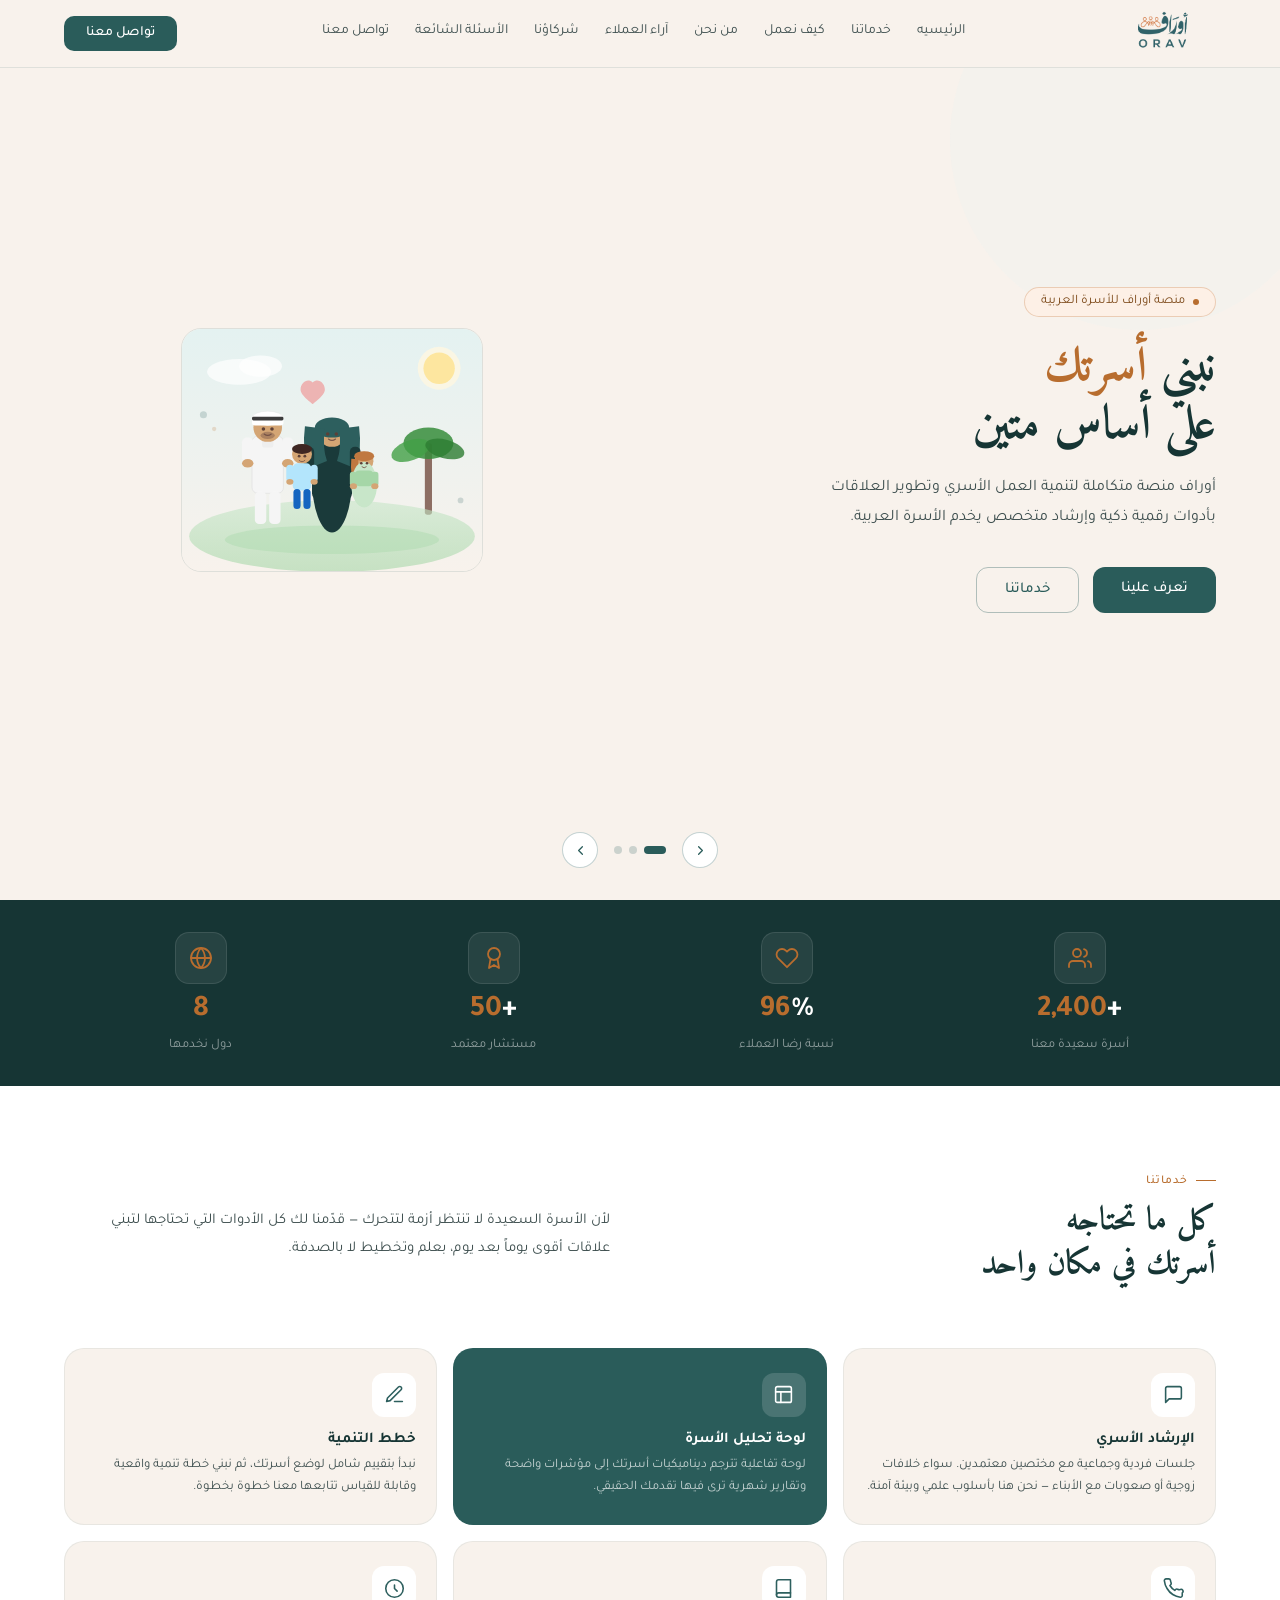
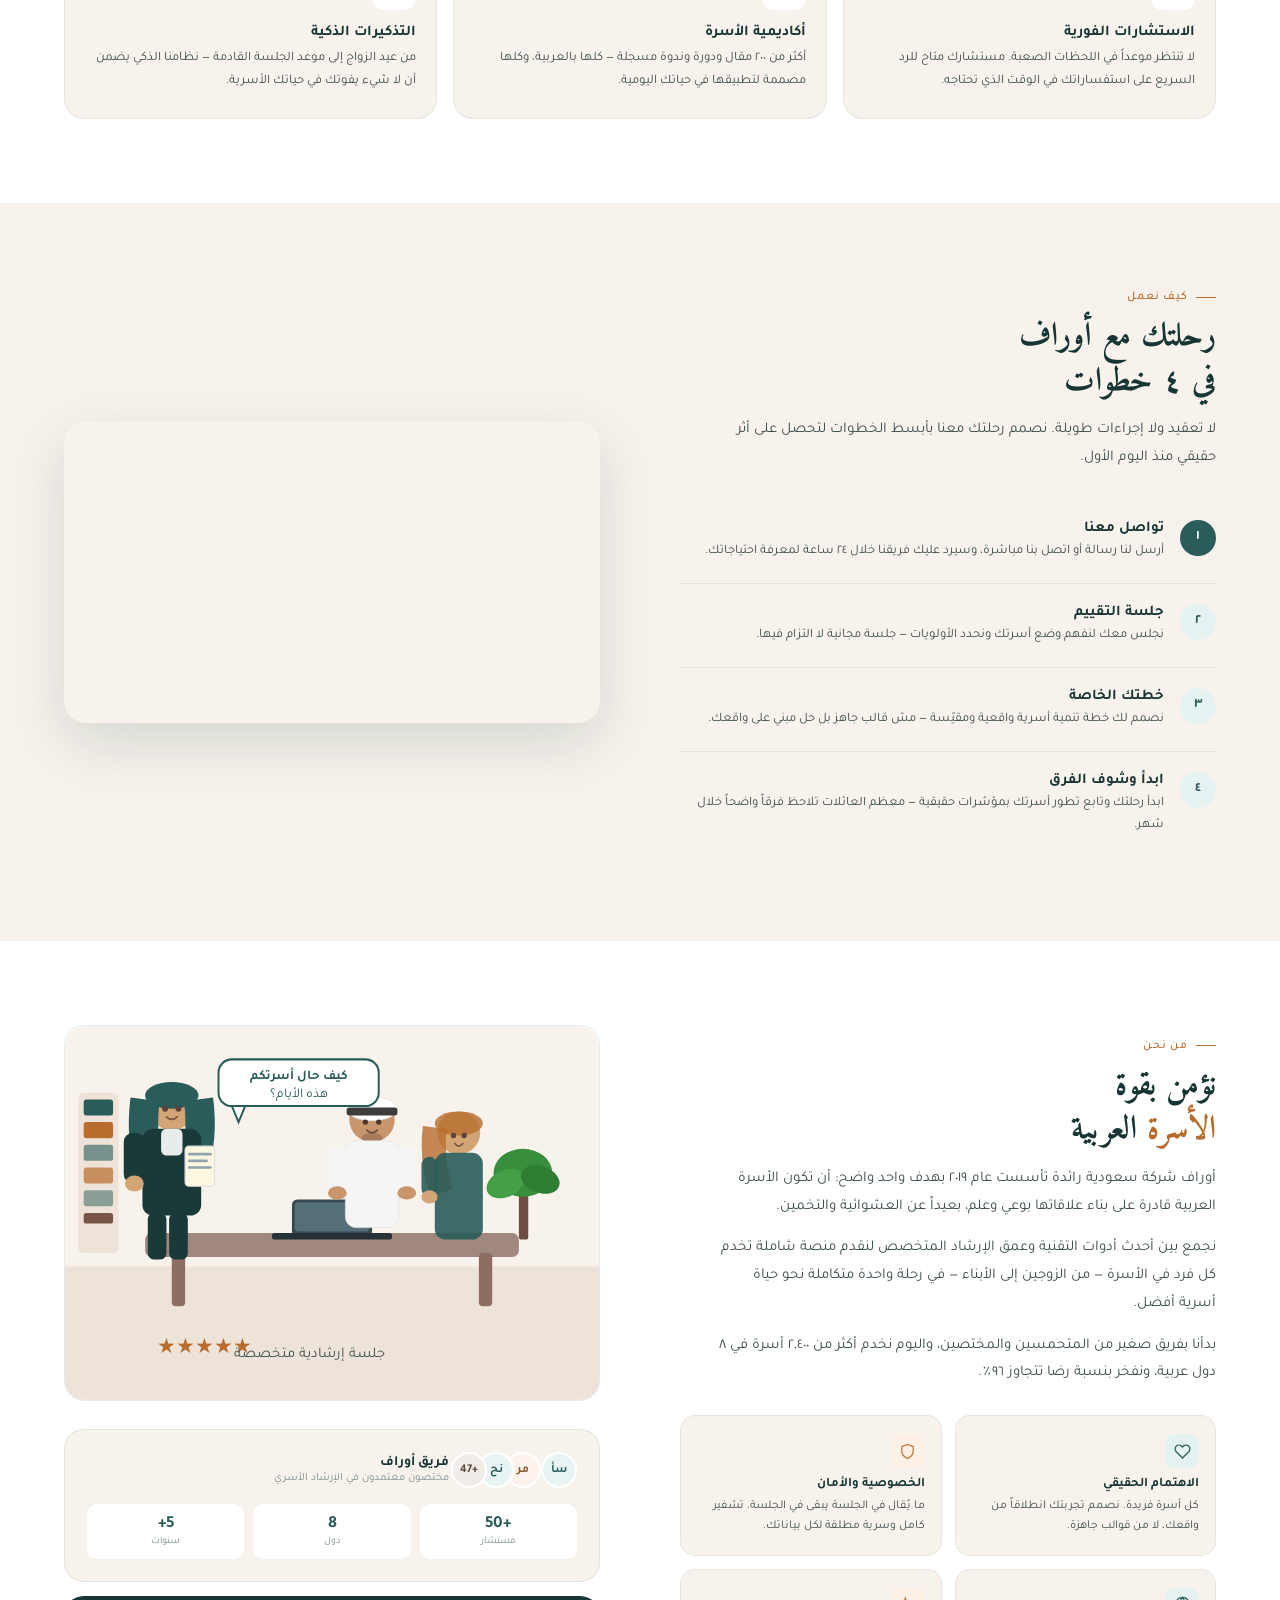
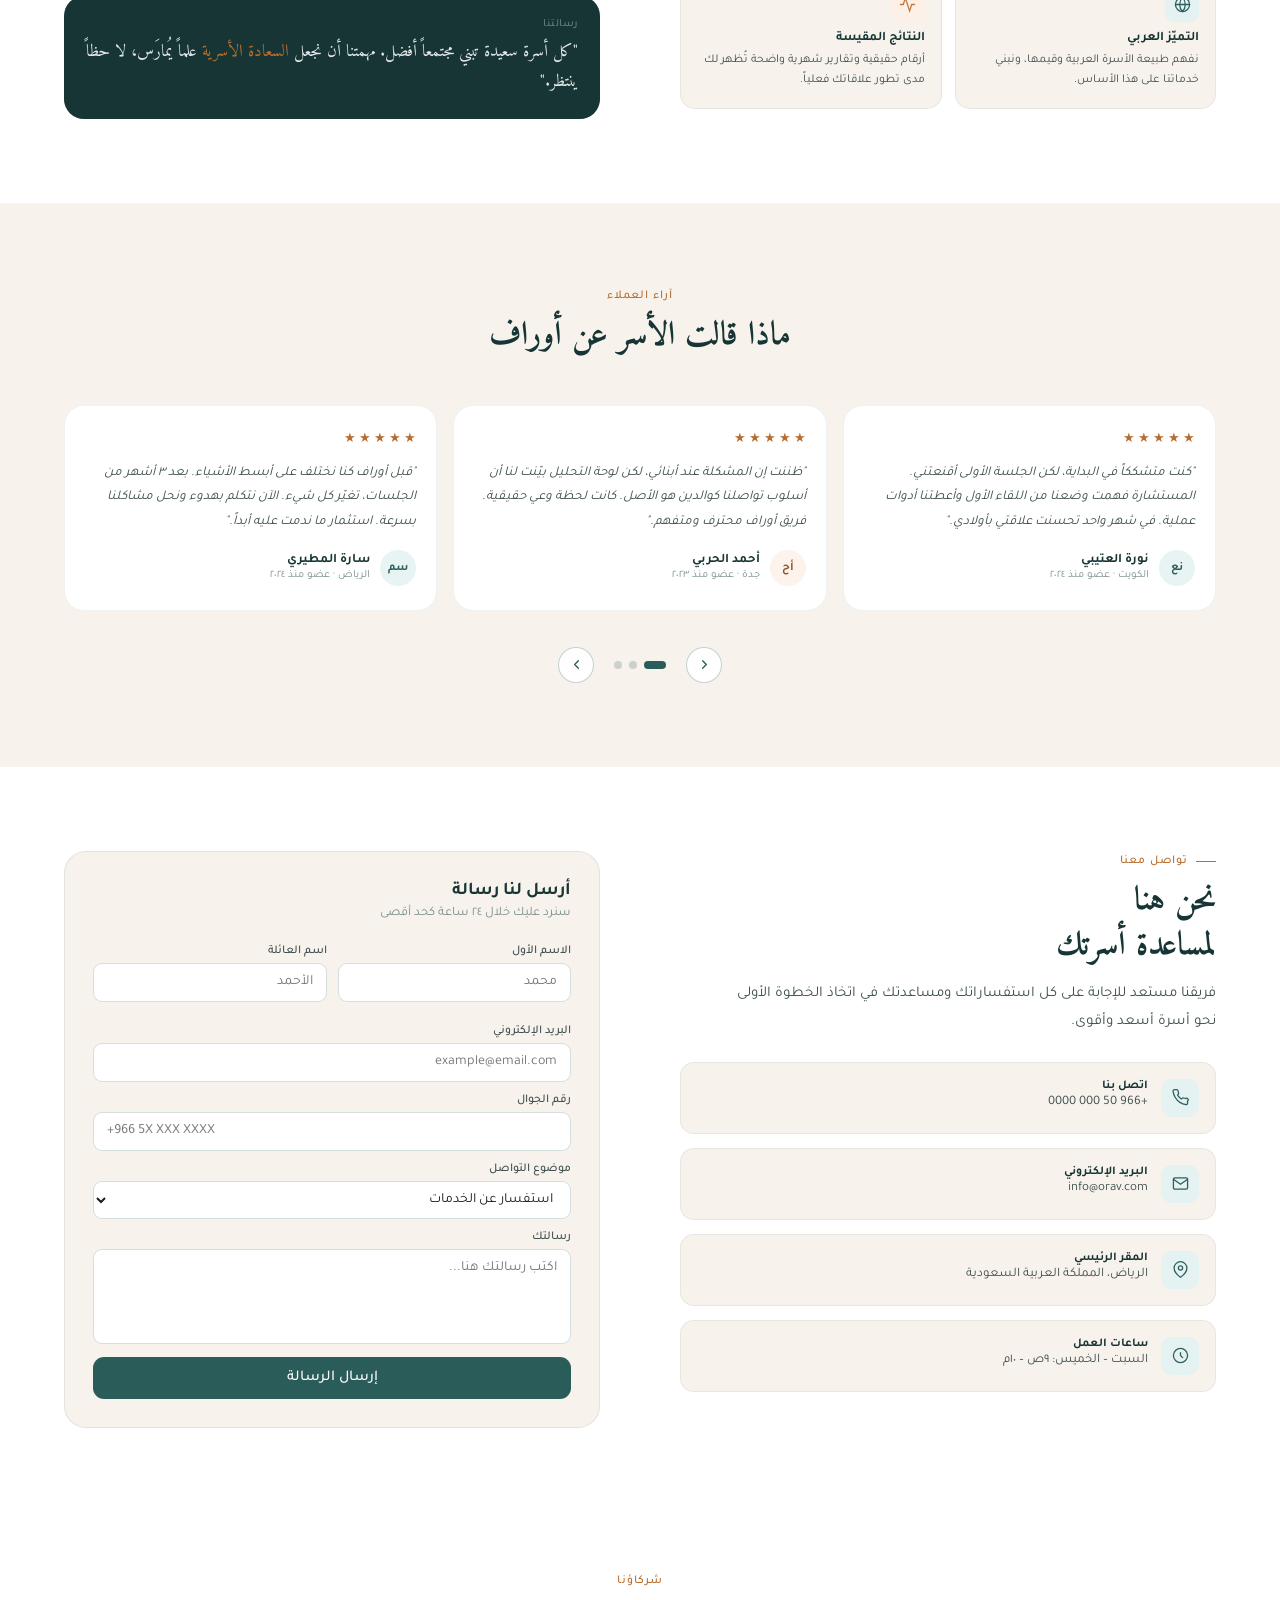
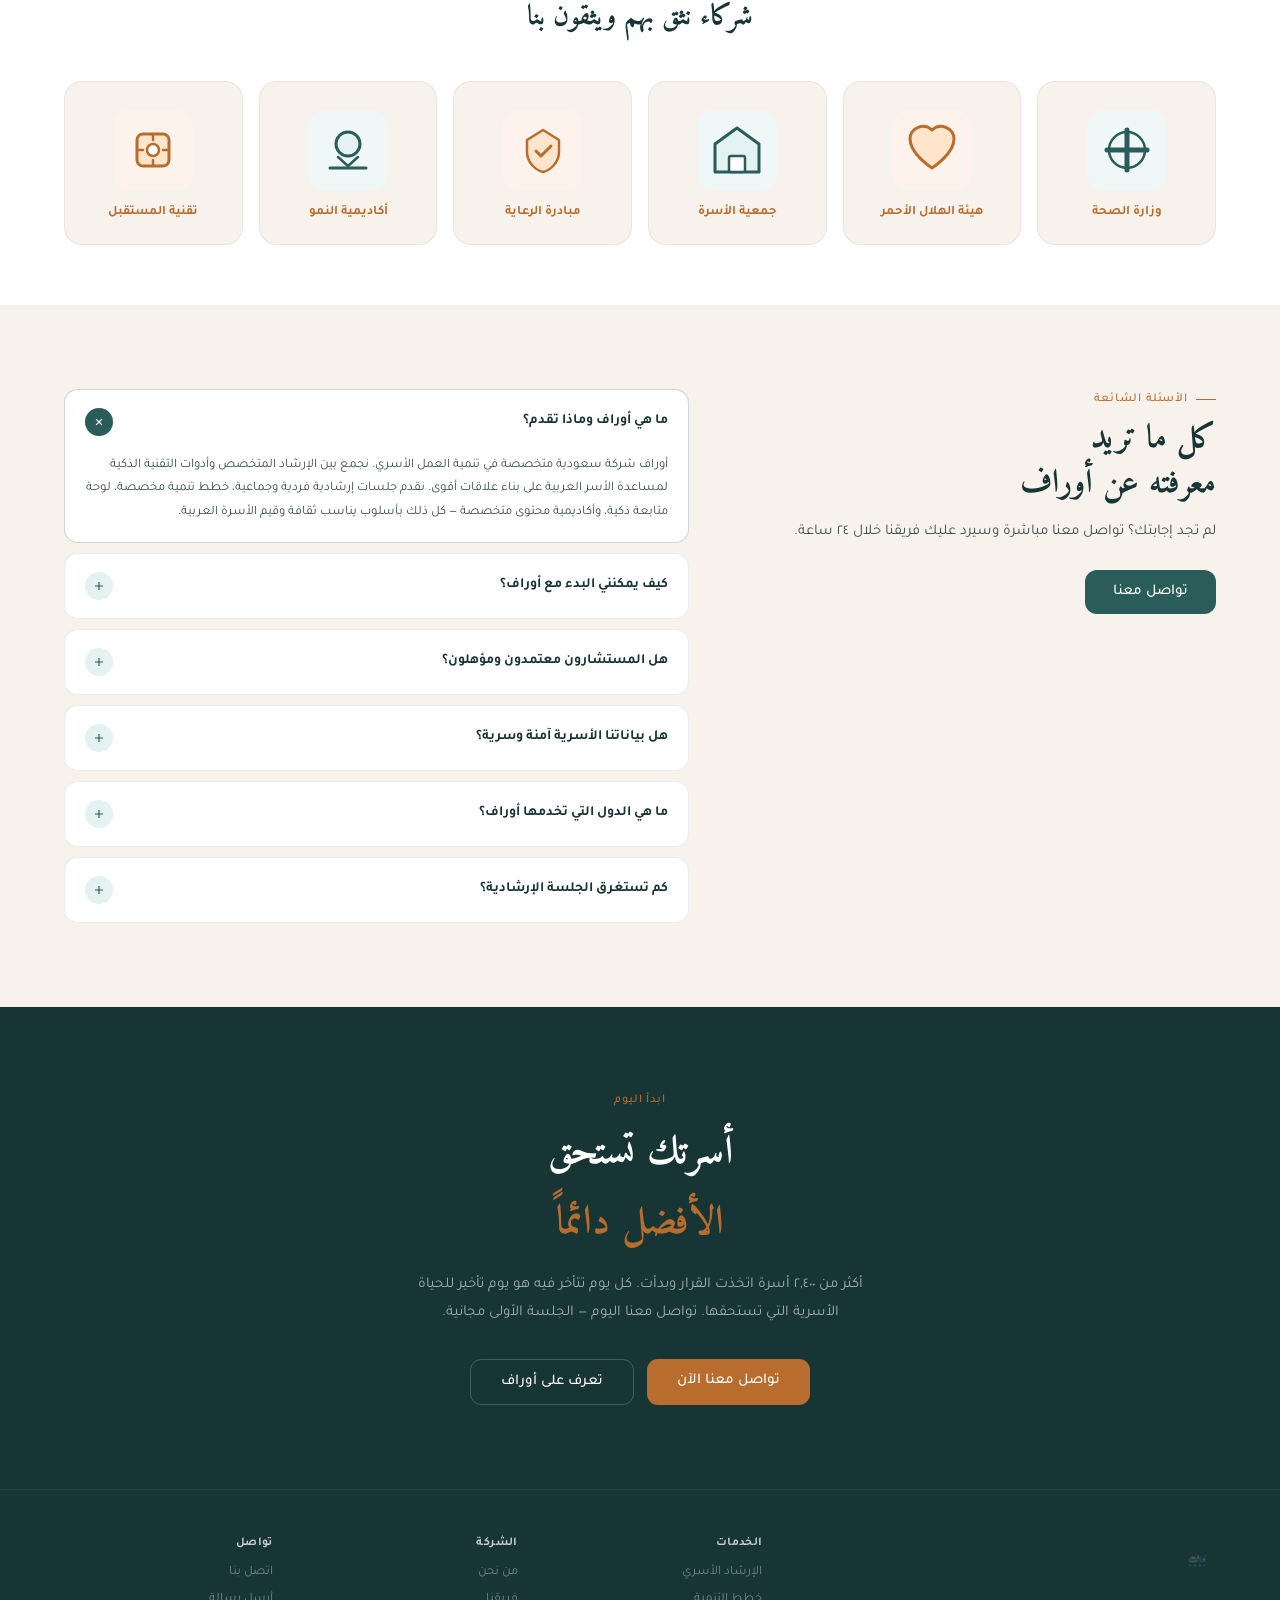
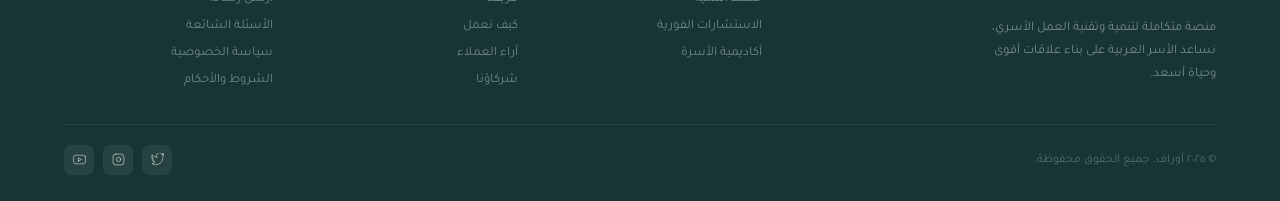
<file: index.html>
﻿<!doctype html>
<html lang="ar" dir="rtl">
  <head>
    <meta charset="UTF-8" />
    <meta name="viewport" content="width=device-width, initial-scale=1.0" />
    <title>أوراف — لتنمية وتقنية العمل الأسري</title>
    <link
      href="https://fonts.googleapis.com/css2?family=Tajawal:wght@300;400;500;700;800&family=Amiri:ital,wght@0,400;0,700;1,400&display=swap"
      rel="stylesheet"
    />
    <link rel="stylesheet" href="css/style.css" />
  </head>
  <body>
    <!-- NAV -->
    <nav>
      <a class="nav-logo" href="index.html">
        <img src="images/orav-logo.png" class="nav-logo-img" alt="أوراف"
      /></a>
      <div class="nav-menu">
        <a href="index.html">الرئيسيه</a>
        <a href="#services">خدماتنا</a>
        <a href="#how">كيف نعمل</a>
        <a href="#about">من نحن</a>
        <a href="#testimonials">آراء العملاء</a>
        <a href="#partners">شركاؤنا</a>
        <a href="#faq">الأسئلة الشائعة</a>
        <a href="#contact">تواصل معنا</a>
      </div>
      <a class="nav-cta nav-cta-desktop" href="#contact">تواصل معنا</a>
      <button class="menu-toggle" onclick="toggleMenu()">☰</button>
    </nav>

    <!-- HERO SLIDER -->
    <div class="hero-slider">
      <div class="slides-wrap" id="slidesWrap">
        <!-- SLIDE 1 -->
        <div class="slide active" id="s0">
          <div class="slide-content">
            <div class="hero-badge">
              <div class="hero-badge-dot"></div>
              منصة أوراف للأسرة العربية
            </div>
            <h1>نبني <span>أسرتك</span><br />على أساس متين</h1>
            <p>
              أوراف منصة متكاملة لتنمية العمل الأسري وتطوير العلاقات بأدوات
              رقمية ذكية وإرشاد متخصص يخدم الأسرة العربية.
            </p>
            <div class="hero-btns">
              <a class="btn-primary" href="#about">تعرف علينا</a>
              <a class="btn-secondary" href="#services">خدماتنا</a>
            </div>
          </div>
          <div class="slide-visual">
            <div class="slide-img-frame">
              <svg
                viewBox="0 0 420 340"
                xmlns="http://www.w3.org/2000/svg"
                class="slide-img-svg"
              >
                <defs>
                  <linearGradient id="sky" x1="0" y1="0" x2="0" y2="1">
                    <stop offset="0%" stop-color="#e4f2f1" />
                    <stop offset="100%" stop-color="#f8f2ec" />
                  </linearGradient>
                  <linearGradient id="ground" x1="0" y1="0" x2="0" y2="1">
                    <stop offset="0%" stop-color="#c8e6c9" />
                    <stop offset="100%" stop-color="#a5d6a7" />
                  </linearGradient>
                </defs>
                <!-- Sky -->
                <rect width="420" height="340" fill="url(#sky)" rx="20" />
                <!-- Sun -->
                <circle cx="360" cy="55" r="30" fill="#fff8e1" opacity=".8" />
                <circle cx="360" cy="55" r="22" fill="#ffe082" opacity=".7" />
                <!-- Clouds -->
                <ellipse
                  cx="80"
                  cy="60"
                  rx="45"
                  ry="18"
                  fill="white"
                  opacity=".7"
                />
                <ellipse
                  cx="110"
                  cy="52"
                  rx="30"
                  ry="15"
                  fill="white"
                  opacity=".7"
                />
                <!-- Palm tree -->
                <rect
                  x="340"
                  y="160"
                  width="10"
                  height="100"
                  fill="#8d6e63"
                  rx="3"
                />
                <ellipse
                  cx="345"
                  cy="160"
                  rx="35"
                  ry="22"
                  fill="#388e3c"
                  opacity=".85"
                />
                <ellipse
                  cx="320"
                  cy="170"
                  rx="28"
                  ry="14"
                  fill="#43a047"
                  opacity=".8"
                  transform="rotate(-20,320,170)"
                />
                <ellipse
                  cx="368"
                  cy="168"
                  rx="28"
                  ry="13"
                  fill="#2e7d32"
                  opacity=".8"
                  transform="rotate(15,368,168)"
                />
                <!-- Ground -->
                <ellipse
                  cx="210"
                  cy="290"
                  rx="200"
                  ry="50"
                  fill="url(#ground)"
                  opacity=".6"
                />
                <!-- Path -->
                <ellipse
                  cx="210"
                  cy="295"
                  rx="150"
                  ry="20"
                  fill="#a5d6a7"
                  opacity=".4"
                />

                <!-- FATHER (thobe - white) -->
                <g transform="translate(120,120)">
                  <!-- Body thobe -->
                  <rect
                    x="-22"
                    y="30"
                    width="44"
                    height="80"
                    rx="8"
                    fill="#f5f5f5"
                    stroke="#e0e0e0"
                    stroke-width="1"
                  />
                  <!-- Collar -->
                  <rect
                    x="-8"
                    y="28"
                    width="16"
                    height="18"
                    rx="4"
                    fill="#eeeeee"
                  />
                  <!-- Head -->
                  <circle cx="0" cy="18" r="20" fill="#d4a574" />
                  <!-- Ghutra (headdress) -->
                  <ellipse
                    cx="0"
                    cy="5"
                    rx="22"
                    ry="10"
                    fill="white"
                    stroke="#e0e0e0"
                    stroke-width="0.5"
                  />
                  <rect
                    x="-22"
                    y="3"
                    width="44"
                    height="12"
                    rx="4"
                    fill="white"
                  />
                  <!-- Iqal (black band) -->
                  <rect
                    x="-22"
                    y="3"
                    width="44"
                    height="5"
                    rx="2"
                    fill="#1a1a1a"
                    opacity=".85"
                  />
                  <!-- Face -->
                  <circle cx="-6" cy="20" r="2.5" fill="#5d4037" />
                  <circle cx="6" cy="20" r="2.5" fill="#5d4037" />
                  <path
                    d="M-5,27 Q0,31 5,27"
                    stroke="#795548"
                    stroke-width="1.5"
                    fill="none"
                    stroke-linecap="round"
                  />
                  <!-- Beard -->
                  <ellipse
                    cx="0"
                    cy="29"
                    rx="10"
                    ry="5"
                    fill="#6d4c41"
                    opacity=".4"
                  />
                  <!-- Arms -->
                  <rect
                    x="-36"
                    y="32"
                    width="16"
                    height="35"
                    rx="7"
                    fill="#f5f5f5"
                  />
                  <rect
                    x="20"
                    y="32"
                    width="16"
                    height="35"
                    rx="7"
                    fill="#f5f5f5"
                  />
                  <!-- Hands -->
                  <ellipse cx="-28" cy="68" rx="8" ry="6" fill="#d4a574" />
                  <ellipse cx="28" cy="68" rx="8" ry="6" fill="#d4a574" />
                  <!-- Legs -->
                  <rect
                    x="-18"
                    y="108"
                    width="16"
                    height="45"
                    rx="6"
                    fill="#f5f5f5"
                  />
                  <rect
                    x="2"
                    y="108"
                    width="16"
                    height="45"
                    rx="6"
                    fill="#f5f5f5"
                  />
                </g>

                <!-- MOTHER (abaya - dark) -->
                <g transform="translate(210,130)">
                  <!-- Abaya body -->
                  <ellipse cx="0" cy="80" rx="28" ry="75" fill="#1a3a3a" />
                  <rect
                    x="-28"
                    y="30"
                    width="56"
                    height="80"
                    rx="10"
                    fill="#1a3a3a"
                  />
                  <!-- Head with hijab -->
                  <circle cx="0" cy="15" r="20" fill="#d4a574" />
                  <!-- Hijab -->
                  <ellipse cx="0" cy="8" rx="24" ry="14" fill="#2d5f5e" />
                  <path
                    d="M-24,8 Q-28,40 -20,60"
                    stroke="#2d5f5e"
                    stroke-width="28"
                    fill="none"
                  />
                  <path
                    d="M24,8 Q28,40 20,60"
                    stroke="#2d5f5e"
                    stroke-width="28"
                    fill="none"
                  />
                  <!-- Face -->
                  <circle cx="-6" cy="17" r="2.5" fill="#5d4037" />
                  <circle cx="6" cy="17" r="2.5" fill="#5d4037" />
                  <path
                    d="M-5,24 Q0,28 5,24"
                    stroke="#795548"
                    stroke-width="1.5"
                    fill="none"
                    stroke-linecap="round"
                  />
                  <!-- Arms -->
                  <rect
                    x="-40"
                    y="35"
                    width="15"
                    height="40"
                    rx="7"
                    fill="#1a3a3a"
                  />
                  <rect
                    x="25"
                    y="35"
                    width="15"
                    height="40"
                    rx="7"
                    fill="#1a3a3a"
                  />
                  <!-- Hands -->
                  <ellipse cx="-33" cy="75" rx="7" ry="6" fill="#d4a574" />
                  <ellipse cx="33" cy="75" rx="7" ry="6" fill="#d4a574" />
                </g>

                <!-- CHILD BOY (small, between parents) -->
                <g transform="translate(168,190)">
                  <circle cx="0" cy="-15" r="14" fill="#d4a574" />
                  <!-- Hair -->
                  <ellipse cx="0" cy="-22" rx="14" ry="7" fill="#3e2723" />
                  <!-- Shirt -->
                  <rect
                    x="-13"
                    y="-2"
                    width="26"
                    height="38"
                    rx="7"
                    fill="#b3e5fc"
                  />
                  <!-- Pants -->
                  <rect
                    x="-12"
                    y="34"
                    width="10"
                    height="28"
                    rx="5"
                    fill="#1565c0"
                  />
                  <rect
                    x="2"
                    y="34"
                    width="10"
                    height="28"
                    rx="5"
                    fill="#1565c0"
                  />
                  <!-- Face -->
                  <circle cx="-4" cy="-12" r="2" fill="#5d4037" />
                  <circle cx="4" cy="-12" r="2" fill="#5d4037" />
                  <path
                    d="M-4,-6 Q0,-2 4,-6"
                    stroke="#795548"
                    stroke-width="1.2"
                    fill="none"
                    stroke-linecap="round"
                  />
                  <!-- Arms -->
                  <rect
                    x="-22"
                    y="0"
                    width="10"
                    height="24"
                    rx="5"
                    fill="#b3e5fc"
                  />
                  <rect
                    x="12"
                    y="0"
                    width="10"
                    height="24"
                    rx="5"
                    fill="#b3e5fc"
                  />
                  <ellipse cx="-17" cy="24" rx="5" ry="4" fill="#d4a574" />
                  <ellipse cx="17" cy="24" rx="5" ry="4" fill="#d4a574" />
                </g>

                <!-- CHILD GIRL (right of mother) -->
                <g transform="translate(255,200)">
                  <circle cx="0" cy="-15" r="13" fill="#d4a574" />
                  <!-- Hair with hijab small -->
                  <ellipse cx="0" cy="-22" rx="14" ry="7" fill="#c07840" />
                  <path
                    d="M-13,-18 Q-15,5 -8,20"
                    stroke="#c07840"
                    stroke-width="10"
                    fill="none"
                  />
                  <!-- Dress -->
                  <ellipse cx="0" cy="18" rx="18" ry="32" fill="#c8e6c9" />
                  <rect
                    x="-14"
                    y="-2"
                    width="28"
                    height="22"
                    rx="7"
                    fill="#a5d6a7"
                  />
                  <!-- Face -->
                  <circle cx="-4" cy="-12" r="1.8" fill="#5d4037" />
                  <circle cx="4" cy="-12" r="1.8" fill="#5d4037" />
                  <path
                    d="M-3,-7 Q0,-4 3,-7"
                    stroke="#795548"
                    stroke-width="1.2"
                    fill="none"
                    stroke-linecap="round"
                  />
                  <!-- Arms -->
                  <rect
                    x="-20"
                    y="0"
                    width="9"
                    height="20"
                    rx="4"
                    fill="#a5d6a7"
                  />
                  <rect
                    x="11"
                    y="0"
                    width="9"
                    height="20"
                    rx="4"
                    fill="#a5d6a7"
                  />
                  <ellipse cx="-15" cy="20" rx="5" ry="4" fill="#d4a574" />
                  <ellipse cx="15" cy="20" rx="5" ry="4" fill="#d4a574" />
                </g>

                <!-- Heart above family -->
                <path
                  d="M200,85 C200,75 190,68 183,75 C176,68 166,75 166,85 C166,93 183,105 183,105 C183,105 200,93 200,85Z"
                  fill="#ef9a9a"
                  opacity=".7"
                />

                <!-- Decorative dots -->
                <circle cx="30" cy="120" r="5" fill="#2a5c5a" opacity=".2" />
                <circle cx="45" cy="140" r="3" fill="#b86d2e" opacity=".2" />
                <circle cx="390" cy="240" r="4" fill="#2a5c5a" opacity=".2" />
              </svg>
            </div>
            <div class="hero-card" style="display: none">
              <div class="hc-head">
                <div class="hc-av">
                  <svg
                    viewBox="0 0 24 24"
                    fill="none"
                    stroke="#2d5f5e"
                    stroke-width="1.8"
                    stroke-linecap="round"
                  >
                    <circle cx="12" cy="8" r="4" />
                    <path d="M4 20c0-4 3.6-7 8-7s8 3 8 7" />
                  </svg>
                </div>
                <div>
                  <div class="hc-name">أسرة المحمدي</div>
                  <div class="hc-sub">عضو منذ 8 أشهر</div>
                </div>
              </div>
              <div class="hc-stats">
                <div class="hc-st">
                  <div class="hc-st-n">12</div>
                  <div class="hc-st-l">جلسة</div>
                </div>
                <div class="hc-st">
                  <div class="hc-st-n">94%</div>
                  <div class="hc-st-l">تحسن</div>
                </div>
                <div class="hc-st">
                  <div class="hc-st-n">5</div>
                  <div class="hc-st-l">أفراد</div>
                </div>
              </div>
              <div class="prog-lbl">
                <span>العلاقة الأسرية</span
                ><span class="prog-val-teal">87%</span>
              </div>
              <div class="prog-bar">
                <div class="prog-fill" style="width: 87%"></div>
              </div>
              <div class="prog-lbl">
                <span>التواصل والحوار</span
                ><span class="prog-val-teal">72%</span>
              </div>
              <div class="prog-bar">
                <div class="prog-fill" style="width: 72%"></div>
              </div>
              <div class="hc-tag">✓ الجلسة القادمة: الأحد</div>
            </div>
          </div>
        </div>

        <!-- SLIDE 2 -->
        <div class="slide" id="s1">
          <div class="slide-content">
            <div class="hero-badge">
              <div class="hero-badge-dot"></div>
              إرشاد أسري متخصص
            </div>
            <h1>مستشارك الأسري<br /><span>دائماً بجانبك</span></h1>
            <p>
              فريق من المختصين المعتمدين في الإرشاد الأسري يقدم لك الدعم
              والتوجيه عند الحاجة، بأسلوب علمي ومحترف يناسب أسرتك.
            </p>
            <div class="hero-btns">
              <a class="btn-primary" href="#contact">تواصل معنا الآن</a>
              <a class="btn-secondary" href="#how">كيف نعمل</a>
            </div>
          </div>
          <div class="slide-visual">
            <div class="slide-img-frame">
              <svg
                viewBox="0 0 400 280"
                xmlns="http://www.w3.org/2000/svg"
                class="slide-img-svg"
              >
                <rect width="400" height="280" fill="#f8f2ec" rx="16" />
                <!-- Office background -->
                <rect
                  x="0"
                  y="180"
                  width="400"
                  height="100"
                  fill="#ede3d8"
                  rx="0"
                />
                <!-- Desk -->
                <rect
                  x="60"
                  y="155"
                  width="280"
                  height="18"
                  rx="5"
                  fill="#a1887f"
                />
                <rect
                  x="80"
                  y="170"
                  width="10"
                  height="40"
                  rx="3"
                  fill="#8d6e63"
                />
                <rect
                  x="310"
                  y="170"
                  width="10"
                  height="40"
                  rx="3"
                  fill="#8d6e63"
                />
                <!-- Plant -->
                <rect
                  x="340"
                  y="110"
                  width="7"
                  height="50"
                  rx="2"
                  fill="#6d4c41"
                />
                <ellipse cx="343" cy="110" rx="22" ry="18" fill="#388e3c" />
                <ellipse
                  cx="330"
                  cy="118"
                  rx="15"
                  ry="10"
                  fill="#43a047"
                  transform="rotate(-25,330,118)"
                />
                <ellipse
                  cx="356"
                  cy="115"
                  rx="15"
                  ry="10"
                  fill="#2e7d32"
                  transform="rotate(20,356,115)"
                />
                <!-- Bookshelf hint -->
                <rect
                  x="10"
                  y="50"
                  width="30"
                  height="120"
                  fill="#ede3d8"
                  rx="4"
                />
                <rect
                  x="14"
                  y="55"
                  width="22"
                  height="12"
                  rx="2"
                  fill="#2a5c5a"
                />
                <rect
                  x="14"
                  y="72"
                  width="22"
                  height="12"
                  rx="2"
                  fill="#b86d2e"
                />
                <rect
                  x="14"
                  y="89"
                  width="22"
                  height="12"
                  rx="2"
                  fill="#2a5c5a"
                  opacity=".6"
                />
                <rect
                  x="14"
                  y="106"
                  width="22"
                  height="12"
                  rx="2"
                  fill="#b86d2e"
                  opacity=".7"
                />
                <rect
                  x="14"
                  y="123"
                  width="22"
                  height="12"
                  rx="2"
                  fill="#2a5c5a"
                  opacity=".5"
                />
                <rect
                  x="14"
                  y="140"
                  width="22"
                  height="8"
                  rx="2"
                  fill="#795548"
                />
                <!-- Laptop on desk -->
                <rect
                  x="170"
                  y="130"
                  width="60"
                  height="28"
                  rx="4"
                  fill="#37474f"
                />
                <rect
                  x="172"
                  y="132"
                  width="56"
                  height="22"
                  rx="3"
                  fill="#546e7a"
                />
                <rect
                  x="155"
                  y="155"
                  width="90"
                  height="5"
                  rx="2"
                  fill="#263238"
                />

                <!-- COUNSELOR (Arab woman with hijab, professional) -->
                <g transform="translate(80,60)">
                  <circle cx="0" cy="0" r="18" fill="#d4a574" />
                  <!-- Hijab professional -->
                  <ellipse cx="0" cy="-8" rx="20" ry="10" fill="#2a5c5a" />
                  <path
                    d="M-20,-5 Q-24,25 -15,50"
                    stroke="#2a5c5a"
                    stroke-width="22"
                    fill="none"
                  />
                  <path
                    d="M20,-5 Q24,25 15,50"
                    stroke="#2a5c5a"
                    stroke-width="22"
                    fill="none"
                  />
                  <!-- Face -->
                  <circle cx="-5" cy="2" r="2.2" fill="#5d4037" />
                  <circle cx="5" cy="2" r="2.2" fill="#5d4037" />
                  <path
                    d="M-4,8 Q0,12 4,8"
                    stroke="#795548"
                    stroke-width="1.3"
                    fill="none"
                    stroke-linecap="round"
                  />
                  <!-- Professional jacket -->
                  <rect
                    x="-22"
                    y="17"
                    width="44"
                    height="65"
                    rx="8"
                    fill="#1a3a3a"
                  />
                  <rect
                    x="-8"
                    y="17"
                    width="16"
                    height="20"
                    rx="4"
                    fill="white"
                    opacity=".9"
                  />
                  <!-- Clipboard -->
                  <rect
                    x="10"
                    y="30"
                    width="22"
                    height="30"
                    rx="3"
                    fill="#fff8e1"
                    stroke="#e0e0e0"
                    stroke-width="1"
                  />
                  <rect
                    x="12"
                    y="35"
                    width="18"
                    height="2"
                    rx="1"
                    fill="#90a4ae"
                  />
                  <rect
                    x="12"
                    y="40"
                    width="15"
                    height="2"
                    rx="1"
                    fill="#90a4ae"
                  />
                  <rect
                    x="12"
                    y="45"
                    width="18"
                    height="2"
                    rx="1"
                    fill="#90a4ae"
                  />
                  <!-- Arms -->
                  <rect
                    x="-36"
                    y="20"
                    width="16"
                    height="38"
                    rx="7"
                    fill="#1a3a3a"
                  />
                  <ellipse cx="-28" cy="58" rx="7" ry="6" fill="#d4a574" />
                  <!-- Legs hint -->
                  <rect
                    x="-18"
                    y="80"
                    width="14"
                    height="35"
                    rx="5"
                    fill="#1a3a3a"
                  />
                  <rect
                    x="-2"
                    y="80"
                    width="14"
                    height="35"
                    rx="5"
                    fill="#1a3a3a"
                  />
                </g>

                <!-- HUSBAND (thobe white) -->
                <g transform="translate(230,70)">
                  <circle cx="0" cy="0" r="17" fill="#c8956c" />
                  <!-- Ghutra -->
                  <ellipse
                    cx="0"
                    cy="-8"
                    rx="19"
                    ry="9"
                    fill="white"
                    stroke="#e0e0e0"
                    stroke-width="0.5"
                  />
                  <rect
                    x="-19"
                    y="-9"
                    width="38"
                    height="6"
                    rx="2"
                    fill="#1a1a1a"
                    opacity=".85"
                  />
                  <!-- Face -->
                  <circle cx="-5" cy="2" r="2" fill="#4e342e" />
                  <circle cx="5" cy="2" r="2" fill="#4e342e" />
                  <path
                    d="M-4,8 Q0,12 4,8"
                    stroke="#6d4c41"
                    stroke-width="1.3"
                    fill="none"
                    stroke-linecap="round"
                  />
                  <ellipse
                    cx="0"
                    cy="14"
                    rx="8"
                    ry="4"
                    fill="#5d4037"
                    opacity=".3"
                  />
                  <!-- Thobe -->
                  <rect
                    x="-20"
                    y="16"
                    width="40"
                    height="65"
                    rx="8"
                    fill="#f5f5f5"
                    stroke="#e0e0e0"
                    stroke-width="0.5"
                  />
                  <!-- Arms -->
                  <rect
                    x="-33"
                    y="20"
                    width="15"
                    height="35"
                    rx="6"
                    fill="#f5f5f5"
                  />
                  <rect
                    x="18"
                    y="20"
                    width="15"
                    height="35"
                    rx="6"
                    fill="#f5f5f5"
                  />
                  <ellipse cx="-26" cy="55" rx="7" ry="5" fill="#c8956c" />
                  <ellipse cx="26" cy="55" rx="7" ry="5" fill="#c8956c" />
                </g>

                <!-- WIFE (next to husband) -->
                <g transform="translate(295,80)">
                  <circle cx="0" cy="0" r="16" fill="#d4a574" />
                  <!-- Hijab light color -->
                  <ellipse
                    cx="0"
                    cy="-7"
                    rx="18"
                    ry="9"
                    fill="#b86d2e"
                    opacity=".8"
                  />
                  <path
                    d="M-18,-4 Q-21,20 -13,45"
                    stroke="#b86d2e"
                    stroke-width="18"
                    fill="none"
                    opacity=".8"
                  />
                  <!-- Face -->
                  <circle cx="-4" cy="2" r="2" fill="#5d4037" />
                  <circle cx="4" cy="2" r="2" fill="#5d4037" />
                  <path
                    d="M-3,8 Q0,12 3,8"
                    stroke="#795548"
                    stroke-width="1.3"
                    fill="none"
                    stroke-linecap="round"
                  />
                  <!-- Abaya -->
                  <rect
                    x="-18"
                    y="15"
                    width="36"
                    height="65"
                    rx="8"
                    fill="#2a5c5a"
                    opacity=".9"
                  />
                  <!-- Arms -->
                  <rect
                    x="-28"
                    y="18"
                    width="12"
                    height="30"
                    rx="6"
                    fill="#2a5c5a"
                    opacity=".9"
                  />
                  <ellipse cx="-22" cy="48" rx="6" ry="5" fill="#d4a574" />
                </g>

                <!-- Speech bubble from counselor -->
                <rect
                  x="115"
                  y="25"
                  width="120"
                  height="35"
                  rx="10"
                  fill="white"
                  stroke="#2a5c5a"
                  stroke-width="1.5"
                />
                <polygon
                  points="125,60 135,60 130,72"
                  fill="white"
                  stroke="#2a5c5a"
                  stroke-width="1.5"
                />
                <text
                  x="175"
                  y="40"
                  text-anchor="middle"
                  font-family="Tajawal,sans-serif"
                  font-size="10"
                  fill="#2a5c5a"
                  font-weight="700"
                >
                  كيف حال أسرتكم
                </text>
                <text
                  x="175"
                  y="53"
                  text-anchor="middle"
                  font-family="Tajawal,sans-serif"
                  font-size="10"
                  fill="#2a5c5a"
                >
                  هذه الأيام؟
                </text>

                <!-- Rating stars bottom -->
                <text x="140" y="245" font-size="16" fill="#b86d2e">★★★★★</text>
                <text
                  x="240"
                  y="248"
                  font-family="Tajawal,sans-serif"
                  font-size="11"
                  fill="#3e4f4f"
                >
                  جلسة إرشادية متخصصة
                </text>
              </svg>
            </div>
            <div class="hero-card" style="display: none">
              <div class="hc-head">
                <div class="hc-av hc-av--bronze">
                  <svg
                    viewBox="0 0 24 24"
                    fill="none"
                    stroke="#c07840"
                    stroke-width="1.8"
                    stroke-linecap="round"
                  >
                    <path
                      d="M21 15a2 2 0 0 1-2 2H7l-4 4V5a2 2 0 0 1 2-2h14a2 2 0 0 1 2 2z"
                    />
                  </svg>
                </div>
                <div>
                  <div class="hc-name">جلسة إرشادية</div>
                  <div class="hc-sub">مع د. سارة الأحمد</div>
                </div>
              </div>
              <div class="hc-session-info">
                <div class="hc-session-label">موضوع الجلسة</div>
                <div class="hc-session-title">
                  تحسين التواصل بين الوالدين والأبناء
                </div>
              </div>
              <div class="hc-session-grid">
                <div class="hc-st">
                  <div class="hc-st-n hc-st-n--sm">الأحد</div>
                  <div class="hc-st-l">الموعد</div>
                </div>
                <div class="hc-st">
                  <div class="hc-st-n hc-st-n--sm">٨ م</div>
                  <div class="hc-st-l">الوقت</div>
                </div>
              </div>
              <div class="hc-session-badge">
                <svg
                  width="13"
                  height="13"
                  viewBox="0 0 24 24"
                  fill="none"
                  stroke="#2d5f5e"
                  stroke-width="2"
                  stroke-linecap="round"
                >
                  <circle cx="12" cy="12" r="10" />
                  <path d="M12 8v4l3 3" />
                </svg>
                <span class="hc-session-badge-txt">تبدأ الجلسة بعد 3 أيام</span>
              </div>
            </div>
          </div>
        </div>

        <!-- SLIDE 3 -->
        <div class="slide" id="s2">
          <div class="slide-content">
            <div class="hero-badge">
              <div class="hero-badge-dot"></div>
              تقنية أسرية ذكية
            </div>
            <h1>تابع تطور<br /><span>أسرتك</span> بذكاء</h1>
            <p>
              لوحة تحليل ذكية تتبع تطور علاقاتك الأسرية بمؤشرات دقيقة وتقارير
              دورية تساعدك في اتخاذ القرارات الصحيحة.
            </p>
            <div class="hero-btns">
              <a class="btn-primary" href="#services">اكتشف الخدمات</a>
              <a class="btn-secondary" href="#testimonials">آراء العملاء</a>
            </div>
          </div>
          <div class="slide-visual">
            <div class="slide-img-frame">
              <svg
                viewBox="0 0 400 260"
                xmlns="http://www.w3.org/2000/svg"
                class="slide-img-svg"
              >
                <rect width="400" height="260" fill="#e4f2f1" rx="16" />
                <!-- House interior hint -->
                <rect x="0" y="180" width="400" height="80" fill="#ede3d8" />
                <!-- Sofa -->
                <rect
                  x="60"
                  y="148"
                  width="280"
                  height="50"
                  rx="12"
                  fill="#2a5c5a"
                />
                <rect
                  x="60"
                  y="148"
                  width="280"
                  height="22"
                  rx="12"
                  fill="#3d7472"
                />
                <rect
                  x="60"
                  y="148"
                  width="24"
                  height="50"
                  rx="10"
                  fill="#2a5c5a"
                />
                <rect
                  x="316"
                  y="148"
                  width="24"
                  height="50"
                  rx="10"
                  fill="#2a5c5a"
                />
                <!-- Cushions -->
                <rect
                  x="80"
                  y="152"
                  width="40"
                  height="18"
                  rx="6"
                  fill="#b86d2e"
                  opacity=".8"
                />
                <rect
                  x="280"
                  y="152"
                  width="40"
                  height="18"
                  rx="6"
                  fill="#b86d2e"
                  opacity=".8"
                />
                <!-- Coffee table -->
                <rect
                  x="130"
                  y="205"
                  width="140"
                  height="12"
                  rx="4"
                  fill="#8d6e63"
                />
                <rect
                  x="140"
                  y="216"
                  width="7"
                  height="20"
                  rx="2"
                  fill="#795548"
                />
                <rect
                  x="253"
                  y="216"
                  width="7"
                  height="20"
                  rx="2"
                  fill="#795548"
                />
                <!-- Tea cups on table -->
                <ellipse cx="185" cy="207" rx="12" ry="6" fill="#fff8e1" />
                <rect
                  x="180"
                  y="200"
                  width="10"
                  height="9"
                  rx="3"
                  fill="#fff8e1"
                  stroke="#e0e0e0"
                  stroke-width="0.5"
                />
                <ellipse cx="215" cy="207" rx="12" ry="6" fill="#fff8e1" />
                <rect
                  x="210"
                  y="200"
                  width="10"
                  height="9"
                  rx="3"
                  fill="#fff8e1"
                  stroke="#e0e0e0"
                  stroke-width="0.5"
                />
                <!-- Steam from tea -->
                <path
                  d="M185,198 Q183,192 185,186"
                  stroke="#90a4ae"
                  stroke-width="1.5"
                  fill="none"
                  stroke-linecap="round"
                />
                <path
                  d="M215,198 Q213,192 215,186"
                  stroke="#90a4ae"
                  stroke-width="1.5"
                  fill="none"
                  stroke-linecap="round"
                />

                <!-- GRANDFATHER (sitting) -->
                <g transform="translate(108,88)">
                  <circle cx="0" cy="0" r="17" fill="#bf8660" />
                  <ellipse cx="0" cy="-8" rx="18" ry="8" fill="white" />
                  <rect
                    x="-18"
                    y="-9"
                    width="36"
                    height="5"
                    rx="2"
                    fill="#1a1a1a"
                    opacity=".8"
                  />
                  <!-- White beard -->
                  <ellipse cx="0" cy="12" rx="12" ry="7" fill="#f5f5f5" />
                  <!-- Eyes -->
                  <circle cx="-5" cy="2" r="2" fill="#4e342e" />
                  <circle cx="5" cy="2" r="2" fill="#4e342e" />
                  <!-- Body thobe -->
                  <rect
                    x="-20"
                    y="16"
                    width="40"
                    height="62"
                    rx="8"
                    fill="#eeeeee"
                  />
                  <!-- Hands -->
                  <ellipse cx="-24" cy="60" rx="7" ry="5" fill="#bf8660" />
                  <ellipse cx="24" cy="60" rx="7" ry="5" fill="#bf8660" />
                </g>

                <!-- FATHER sitting center -->
                <g transform="translate(200,90)">
                  <circle cx="0" cy="0" r="17" fill="#c8956c" />
                  <ellipse cx="0" cy="-8" rx="18" ry="9" fill="white" />
                  <rect
                    x="-18"
                    y="-9"
                    width="36"
                    height="5"
                    rx="2"
                    fill="#1a1a1a"
                    opacity=".85"
                  />
                  <ellipse
                    cx="0"
                    cy="12"
                    rx="9"
                    ry="4"
                    fill="#5d4037"
                    opacity=".3"
                  />
                  <circle cx="-5" cy="2" r="2" fill="#4e342e" />
                  <circle cx="5" cy="2" r="2" fill="#4e342e" />
                  <path
                    d="M-4,8 Q0,12 4,8"
                    stroke="#6d4c41"
                    stroke-width="1.3"
                    fill="none"
                    stroke-linecap="round"
                  />
                  <rect
                    x="-20"
                    y="16"
                    width="40"
                    height="62"
                    rx="8"
                    fill="#f5f5f5"
                  />
                  <ellipse cx="-24" cy="58" rx="7" ry="5" fill="#c8956c" />
                  <ellipse cx="24" cy="58" rx="7" ry="5" fill="#c8956c" />
                </g>

                <!-- MOTHER with hijab sitting -->
                <g transform="translate(292,95)">
                  <circle cx="0" cy="0" r="16" fill="#d4a574" />
                  <ellipse cx="0" cy="-7" rx="18" ry="9" fill="#2a5c5a" />
                  <path
                    d="M-18,-4 Q-20,20 -13,42"
                    stroke="#2a5c5a"
                    stroke-width="17"
                    fill="none"
                  />
                  <circle cx="-4" cy="2" r="2" fill="#5d4037" />
                  <circle cx="4" cy="2" r="2" fill="#5d4037" />
                  <path
                    d="M-3,8 Q0,11 3,8"
                    stroke="#795548"
                    stroke-width="1.2"
                    fill="none"
                    stroke-linecap="round"
                  />
                  <rect
                    x="-18"
                    y="14"
                    width="36"
                    height="58"
                    rx="8"
                    fill="#1a3a3a"
                  />
                  <ellipse cx="-22" cy="54" rx="6" ry="5" fill="#d4a574" />
                  <ellipse cx="22" cy="54" rx="6" ry="5" fill="#d4a574" />
                </g>

                <!-- CHILD on floor -->
                <g transform="translate(200,192)">
                  <circle cx="0" cy="-60" r="13" fill="#d4a574" />
                  <ellipse cx="0" cy="-68" rx="13" ry="6" fill="#3e2723" />
                  <circle cx="-4" cy="-57" r="1.8" fill="#5d4037" />
                  <circle cx="4" cy="-57" r="1.8" fill="#5d4037" />
                  <path
                    d="M-3,-52 Q0,-49 3,-52"
                    stroke="#795548"
                    stroke-width="1.2"
                    fill="none"
                    stroke-linecap="round"
                  />
                  <rect
                    x="-13"
                    y="-48"
                    width="26"
                    height="35"
                    rx="7"
                    fill="#bbdefb"
                  />
                  <!-- Toy book -->
                  <rect
                    x="-20"
                    y="-22"
                    width="35"
                    height="24"
                    rx="4"
                    fill="#fff8e1"
                    stroke="#e0e0e0"
                    stroke-width="1"
                  />
                  <rect
                    x="-17"
                    y="-18"
                    width="13"
                    height="16"
                    rx="2"
                    fill="#c8e6c9"
                  />
                  <rect
                    x="-1"
                    y="-18"
                    width="13"
                    height="16"
                    rx="2"
                    fill="#b3e5fc"
                  />
                </g>

                <!-- Decorative elements -->
                <circle cx="370" cy="40" r="20" fill="#b86d2e" opacity=".1" />
                <circle cx="30" cy="50" r="15" fill="#2a5c5a" opacity=".1" />
                <!-- Window light -->
                <rect
                  x="330"
                  y="20"
                  width="55"
                  height="70"
                  rx="8"
                  fill="#fff8e1"
                  opacity=".5"
                  stroke="#e0e0e0"
                  stroke-width="1"
                />
                <line
                  x1="357"
                  y1="20"
                  x2="357"
                  y2="90"
                  stroke="#e0e0e0"
                  stroke-width="1"
                />
                <line
                  x1="330"
                  y1="55"
                  x2="385"
                  y2="55"
                  stroke="#e0e0e0"
                  stroke-width="1"
                />
              </svg>
            </div>
            <div class="hero-card" style="display: none">
              <div class="pg-report-label">تقرير التطور — مايو ٢٠٢٥</div>
              <div class="pg-progress-list">
                <div>
                  <div class="prog-lbl">
                    <span>الترابط الأسري</span
                    ><span class="prog-val-teal">91%</span>
                  </div>
                  <div class="prog-bar">
                    <div class="prog-fill" style="width: 91%"></div>
                  </div>
                </div>
                <div>
                  <div class="prog-lbl">
                    <span>حل النزاعات</span
                    ><span class="prog-val-bronze">78%</span>
                  </div>
                  <div class="prog-bar">
                    <div
                      class="prog-fill prog-fill--bronze"
                      style="width: 78%"
                    ></div>
                  </div>
                </div>
                <div>
                  <div class="prog-lbl">
                    <span>التخطيط المشترك</span
                    ><span class="prog-val-teal">65%</span>
                  </div>
                  <div class="prog-bar">
                    <div class="prog-fill" style="width: 65%"></div>
                  </div>
                </div>
              </div>
              <div class="pg-progress-footer">
                <div class="hc-st">
                  <div class="hc-st-n">↑28%</div>
                  <div class="hc-st-l">هذا الشهر</div>
                </div>
                <div class="hc-st">
                  <div class="hc-st-n">A+</div>
                  <div class="hc-st-l">تقييمك</div>
                </div>
                <div class="hc-st">
                  <div class="hc-st-n">6</div>
                  <div class="hc-st-l">أهداف</div>
                </div>
              </div>
            </div>
          </div>
        </div>
      </div>
      <!-- end slides-wrap -->

      <div class="slider-nav">
        <div class="arr" id="arrPrev">
          <svg viewBox="0 0 24 24"><polyline points="9,18 15,12 9,6" /></svg>
        </div>
        <div class="dots">
          <button class="dot on" onclick="goTo(0)"></button>
          <button class="dot" onclick="goTo(1)"></button>
          <button class="dot" onclick="goTo(2)"></button>
        </div>
        <div class="arr" id="arrNext">
          <svg viewBox="0 0 24 24"><polyline points="15,18 9,12 15,6" /></svg>
        </div>
      </div>
    </div>

    <!-- STATS -->
    <div class="stats-bar">
      <div class="stat-item">
        <div class="stat-icon">
          <svg viewBox="0 0 24 24">
            <path d="M17 21v-2a4 4 0 0 0-4-4H5a4 4 0 0 0-4 4v2" />
            <circle cx="9" cy="7" r="4" />
            <path d="M23 21v-2a4 4 0 0 0-3-3.87" />
            <path d="M16 3.13a4 4 0 0 1 0 7.75" />
          </svg>
        </div>
        <div class="s-num">+<span>2,400</span></div>
        <div class="s-lbl">أسرة سعيدة معنا</div>
      </div>
      <div class="stat-item">
        <div class="stat-icon">
          <svg viewBox="0 0 24 24">
            <path
              d="M20.84 4.61a5.5 5.5 0 0 0-7.78 0L12 5.67l-1.06-1.06a5.5 5.5 0 0 0-7.78 7.78l1.06 1.06L12 21.23l7.78-7.78 1.06-1.06a5.5 5.5 0 0 0 0-7.78z"
            />
          </svg>
        </div>
        <div class="s-num"><span>96</span>%</div>
        <div class="s-lbl">نسبة رضا العملاء</div>
      </div>
      <div class="stat-item">
        <div class="stat-icon">
          <svg viewBox="0 0 24 24">
            <circle cx="12" cy="8" r="6" />
            <path d="M15.477 12.89L17 22l-5-3-5 3 1.523-9.11" />
          </svg>
        </div>
        <div class="s-num">+<span>50</span></div>
        <div class="s-lbl">مستشار معتمد</div>
      </div>
      <div class="stat-item">
        <div class="stat-icon">
          <svg viewBox="0 0 24 24">
            <circle cx="12" cy="12" r="10" />
            <line x1="2" y1="12" x2="22" y2="12" />
            <path
              d="M12 2a15.3 15.3 0 0 1 4 10 15.3 15.3 0 0 1-4 10 15.3 15.3 0 0 1-4-10 15.3 15.3 0 0 1 4-10z"
            />
          </svg>
        </div>
        <div class="s-num"><span>8</span></div>
        <div class="s-lbl">دول نخدمها</div>
      </div>
    </div>

    <!-- SERVICES -->
    <section class="services" id="services">
      <div class="srv-hd">
        <div>
          <div class="sec-label">خدماتنا</div>
          <h2 class="sec-title">كل ما تحتاجه<br />أسرتك في مكان واحد</h2>
        </div>
        <p class="sec-desc">
          لأن الأسرة السعيدة لا تنتظر أزمة لتتحرك — قدّمنا لك كل الأدوات التي
          تحتاجها لتبني علاقات أقوى يوماً بعد يوم، بعلم وتخطيط لا بالصدفة.
        </p>
      </div>
      <div class="srv-grid">
        <div class="srv-card">
          <div class="srv-ico">
            <svg
              viewBox="0 0 24 24"
              fill="none"
              stroke="#2d5f5e"
              stroke-width="1.8"
              stroke-linecap="round"
              stroke-linejoin="round"
            >
              <path
                d="M21 15a2 2 0 0 1-2 2H7l-4 4V5a2 2 0 0 1 2-2h14a2 2 0 0 1 2 2z"
              />
            </svg>
          </div>
          <div class="srv-t">الإرشاد الأسري</div>
          <div class="srv-d">
            جلسات فردية وجماعية مع مختصين معتمدين. سواء خلافات زوجية أو صعوبات
            مع الأبناء — نحن هنا بأسلوب علمي وبيئة آمنة.
          </div>
        </div>
        <div class="srv-card ac">
          <div class="srv-ico">
            <svg
              viewBox="0 0 24 24"
              fill="none"
              stroke="white"
              stroke-width="1.8"
              stroke-linecap="round"
              stroke-linejoin="round"
            >
              <rect x="3" y="3" width="18" height="18" rx="2" />
              <path d="M3 9h18M9 21V9" />
            </svg>
          </div>
          <div class="srv-t">لوحة تحليل الأسرة</div>
          <div class="srv-d">
            لوحة تفاعلية تترجم ديناميكيات أسرتك إلى مؤشرات واضحة وتقارير شهرية
            ترى فيها تقدمك الحقيقي.
          </div>
        </div>
        <div class="srv-card">
          <div class="srv-ico">
            <svg
              viewBox="0 0 24 24"
              fill="none"
              stroke="#2d5f5e"
              stroke-width="1.8"
              stroke-linecap="round"
              stroke-linejoin="round"
            >
              <path d="M12 20h9" />
              <path
                d="M16.5 3.5a2.121 2.121 0 0 1 3 3L7 19l-4 1 1-4L16.5 3.5z"
              />
            </svg>
          </div>
          <div class="srv-t">خطط التنمية</div>
          <div class="srv-d">
            نبدأ بتقييم شامل لوضع أسرتك، ثم نبني خطة تنمية واقعية وقابلة للقياس
            تتابعها معنا خطوة بخطوة.
          </div>
        </div>
        <div class="srv-card">
          <div class="srv-ico">
            <svg
              viewBox="0 0 24 24"
              fill="none"
              stroke="#2d5f5e"
              stroke-width="1.8"
              stroke-linecap="round"
              stroke-linejoin="round"
            >
              <path
                d="M22 16.92v3a2 2 0 0 1-2.18 2 19.79 19.79 0 0 1-8.63-3.07A19.5 19.5 0 0 1 4.64 12a19.79 19.79 0 0 1-3.07-8.67A2 2 0 0 1 3.53 1h3a2 2 0 0 1 2 1.72c.127.96.361 1.903.7 2.81a2 2 0 0 1-.45 2.11L7.91 8.54a16 16 0 0 0 5.55 5.55l.91-.91a2 2 0 0 1 2.11-.45c.907.339 1.85.573 2.81.7A2 2 0 0 1 22 16.92z"
              />
            </svg>
          </div>
          <div class="srv-t">الاستشارات الفورية</div>
          <div class="srv-d">
            لا تنتظر موعداً في اللحظات الصعبة. مستشارك متاح للرد السريع على
            استفساراتك في الوقت الذي تحتاجه.
          </div>
        </div>
        <div class="srv-card">
          <div class="srv-ico">
            <svg
              viewBox="0 0 24 24"
              fill="none"
              stroke="#2d5f5e"
              stroke-width="1.8"
              stroke-linecap="round"
              stroke-linejoin="round"
            >
              <path d="M4 19.5A2.5 2.5 0 0 1 6.5 17H20" />
              <path
                d="M6.5 2H20v20H6.5A2.5 2.5 0 0 1 4 19.5v-15A2.5 2.5 0 0 1 6.5 2z"
              />
            </svg>
          </div>
          <div class="srv-t">أكاديمية الأسرة</div>
          <div class="srv-d">
            أكثر من ٢٠٠ مقال ودورة وندوة مسجلة — كلها بالعربية، وكلها مصممة
            لتطبيقها في حياتك اليومية.
          </div>
        </div>
        <div class="srv-card">
          <div class="srv-ico">
            <svg
              viewBox="0 0 24 24"
              fill="none"
              stroke="#2d5f5e"
              stroke-width="1.8"
              stroke-linecap="round"
              stroke-linejoin="round"
            >
              <circle cx="12" cy="12" r="10" />
              <path d="M12 8v4l3 3" />
            </svg>
          </div>
          <div class="srv-t">التذكيرات الذكية</div>
          <div class="srv-d">
            من عيد الزواج إلى موعد الجلسة القادمة — نظامنا الذكي يضمن أن لا شيء
            يفوتك في حياتك الأسرية.
          </div>
        </div>
      </div>
    </section>

    <!-- HOW -->
    <section class="how" id="how">
      <div class="how-in">
        <div>
          <div class="sec-label">كيف نعمل</div>
          <h2 class="sec-title">رحلتك مع أوراف<br />في ٤ خطوات</h2>
          <p class="sec-desc mb-28">
            لا تعقيد ولا إجراءات طويلة. نصمم رحلتك معنا بأبسط الخطوات لتحصل على
            أثر حقيقي منذ اليوم الأول.
          </p>
          <div class="steps">
            <div class="step hi">
              <div class="step-n">١</div>
              <div>
                <div class="step-t">تواصل معنا</div>
                <div class="step-d">
                  أرسل لنا رسالة أو اتصل بنا مباشرة، وسيرد عليك فريقنا خلال ٢٤
                  ساعة لمعرفة احتياجاتك.
                </div>
              </div>
            </div>
            <div class="step">
              <div class="step-n">٢</div>
              <div>
                <div class="step-t">جلسة التقييم</div>
                <div class="step-d">
                  نجلس معك لنفهم وضع أسرتك ونحدد الأولويات — جلسة مجانية لا
                  التزام فيها.
                </div>
              </div>
            </div>
            <div class="step">
              <div class="step-n">٣</div>
              <div>
                <div class="step-t">خطتك الخاصة</div>
                <div class="step-d">
                  نصمم لك خطة تنمية أسرية واقعية ومقيّسة — مش قالب جاهز بل حل
                  مبني على واقعك.
                </div>
              </div>
            </div>
            <div class="step">
              <div class="step-n">٤</div>
              <div>
                <div class="step-t">ابدأ وشوف الفرق</div>
                <div class="step-d">
                  ابدأ رحلتك وتابع تطور أسرتك بمؤشرات حقيقية — معظم العائلات
                  تلاحظ فرقاً واضحاً خلال شهر.
                </div>
              </div>
            </div>
          </div>
        </div>
        <div class="how-vis how-vis-video">
          <div class="yt-wrap">
            <iframe
              src="https://www.youtube.com/embed/pvzONoOXH9M"
              title="أوراف — منصة الأسرة العربية"
              frameborder="0"
              allow="
                accelerometer;
                autoplay;
                clipboard-write;
                encrypted-media;
                gyroscope;
                picture-in-picture;
                web-share;
              "
              allowfullscreen
            ></iframe>
          </div>
        </div>
      </div>
    </section>

    <!-- ABOUT -->
    <section class="about" id="about">
      <div class="about-in">
        <div>
          <div class="sec-label">من نحن</div>
          <h2 class="sec-title">
            نؤمن بقوة<br /><span class="text-bronze">الأسرة</span>
            العربية
          </h2>
          <p class="sec-desc">
            أوراف شركة سعودية رائدة تأسست عام ٢٠١٩ بهدف واحد واضح: أن تكون
            الأسرة العربية قادرة على بناء علاقاتها بوعي وعلم، بعيداً عن
            العشوائية والتخمين.
          </p>
          <p class="sec-desc mt-14">
            نجمع بين أحدث أدوات التقنية وعمق الإرشاد المتخصص لنقدم منصة شاملة
            تخدم كل فرد في الأسرة — من الزوجين إلى الأبناء — في رحلة واحدة
            متكاملة نحو حياة أسرية أفضل.
          </p>
          <p class="sec-desc mt-14">
            بدأنا بفريق صغير من المتحمسين والمختصين، واليوم نخدم أكثر من ٢,٤٠٠
            أسرة في ٨ دول عربية، ونفخر بنسبة رضا تتجاوز ٩٦٪.
          </p>
          <div class="vals">
            <div class="val">
              <div class="val-ico val-ico--teal">
                <svg
                  viewBox="0 0 24 24"
                  fill="none"
                  stroke="#2d5f5e"
                  stroke-width="1.8"
                  stroke-linecap="round"
                >
                  <path
                    d="M20.84 4.61a5.5 5.5 0 0 0-7.78 0L12 5.67l-1.06-1.06a5.5 5.5 0 0 0-7.78 7.78l1.06 1.06L12 21.23l7.78-7.78 1.06-1.06a5.5 5.5 0 0 0 0-7.78z"
                  />
                </svg>
              </div>
              <div class="val-t">الاهتمام الحقيقي</div>
              <div class="val-d">
                كل أسرة فريدة. نصمم تجربتك انطلاقاً من واقعك، لا من قوالب جاهزة.
              </div>
            </div>
            <div class="val">
              <div class="val-ico val-ico--bronze">
                <svg
                  viewBox="0 0 24 24"
                  fill="none"
                  stroke="#c07840"
                  stroke-width="1.8"
                  stroke-linecap="round"
                >
                  <path d="M12 22s8-4 8-10V5l-8-3-8 3v7c0 6 8 10 8 10z" />
                </svg>
              </div>
              <div class="val-t">الخصوصية والأمان</div>
              <div class="val-d">
                ما يُقال في الجلسة يبقى في الجلسة. تشفير كامل وسرية مطلقة لكل
                بياناتك.
              </div>
            </div>
            <div class="val">
              <div class="val-ico val-ico--teal">
                <svg
                  viewBox="0 0 24 24"
                  fill="none"
                  stroke="#2d5f5e"
                  stroke-width="1.8"
                  stroke-linecap="round"
                >
                  <circle cx="12" cy="12" r="10" />
                  <path
                    d="M2 12h20M12 2a15.3 15.3 0 0 1 4 10 15.3 15.3 0 0 1-4 10 15.3 15.3 0 0 1-4-10 15.3 15.3 0 0 1 4-10z"
                  />
                </svg>
              </div>
              <div class="val-t">التميّز العربي</div>
              <div class="val-d">
                نفهم طبيعة الأسرة العربية وقيمها، ونبني خدماتنا على هذا الأساس.
              </div>
            </div>
            <div class="val">
              <div class="val-ico val-ico--bronze">
                <svg
                  viewBox="0 0 24 24"
                  fill="none"
                  stroke="#c07840"
                  stroke-width="1.8"
                  stroke-linecap="round"
                >
                  <polyline points="22 12 18 12 15 21 9 3 6 12 2 12" />
                </svg>
              </div>
              <div class="val-t">النتائج المقيسة</div>
              <div class="val-d">
                أرقام حقيقية وتقارير شهرية واضحة تُظهر لك مدى تطور علاقاتك
                فعلياً.
              </div>
            </div>
          </div>
        </div>
        <div class="about-vis">
          <div class="slide-img-frame--mb">
            <svg
              viewBox="0 0 400 280"
              xmlns="http://www.w3.org/2000/svg"
              class="slide-img-svg"
            >
              <rect width="400" height="280" fill="#f8f2ec" rx="16" />
              <!-- Office background -->
              <rect
                x="0"
                y="180"
                width="400"
                height="100"
                fill="#ede3d8"
                rx="0"
              />
              <!-- Desk -->
              <rect
                x="60"
                y="155"
                width="280"
                height="18"
                rx="5"
                fill="#a1887f"
              />
              <rect
                x="80"
                y="170"
                width="10"
                height="40"
                rx="3"
                fill="#8d6e63"
              />
              <rect
                x="310"
                y="170"
                width="10"
                height="40"
                rx="3"
                fill="#8d6e63"
              />
              <!-- Plant -->
              <rect
                x="340"
                y="110"
                width="7"
                height="50"
                rx="2"
                fill="#6d4c41"
              />
              <ellipse cx="343" cy="110" rx="22" ry="18" fill="#388e3c" />
              <ellipse
                cx="330"
                cy="118"
                rx="15"
                ry="10"
                fill="#43a047"
                transform="rotate(-25,330,118)"
              />
              <ellipse
                cx="356"
                cy="115"
                rx="15"
                ry="10"
                fill="#2e7d32"
                transform="rotate(20,356,115)"
              />
              <!-- Bookshelf hint -->
              <rect
                x="10"
                y="50"
                width="30"
                height="120"
                fill="#ede3d8"
                rx="4"
              />
              <rect
                x="14"
                y="55"
                width="22"
                height="12"
                rx="2"
                fill="#2a5c5a"
              />
              <rect
                x="14"
                y="72"
                width="22"
                height="12"
                rx="2"
                fill="#b86d2e"
              />
              <rect
                x="14"
                y="89"
                width="22"
                height="12"
                rx="2"
                fill="#2a5c5a"
                opacity=".6"
              />
              <rect
                x="14"
                y="106"
                width="22"
                height="12"
                rx="2"
                fill="#b86d2e"
                opacity=".7"
              />
              <rect
                x="14"
                y="123"
                width="22"
                height="12"
                rx="2"
                fill="#2a5c5a"
                opacity=".5"
              />
              <rect
                x="14"
                y="140"
                width="22"
                height="8"
                rx="2"
                fill="#795548"
              />
              <!-- Laptop on desk -->
              <rect
                x="170"
                y="130"
                width="60"
                height="28"
                rx="4"
                fill="#37474f"
              />
              <rect
                x="172"
                y="132"
                width="56"
                height="22"
                rx="3"
                fill="#546e7a"
              />
              <rect
                x="155"
                y="155"
                width="90"
                height="5"
                rx="2"
                fill="#263238"
              />

              <!-- COUNSELOR (Arab woman with hijab, professional) -->
              <g transform="translate(80,60)">
                <circle cx="0" cy="0" r="18" fill="#d4a574" />
                <!-- Hijab professional -->
                <ellipse cx="0" cy="-8" rx="20" ry="10" fill="#2a5c5a" />
                <path
                  d="M-20,-5 Q-24,25 -15,50"
                  stroke="#2a5c5a"
                  stroke-width="22"
                  fill="none"
                />
                <path
                  d="M20,-5 Q24,25 15,50"
                  stroke="#2a5c5a"
                  stroke-width="22"
                  fill="none"
                />
                <!-- Face -->
                <circle cx="-5" cy="2" r="2.2" fill="#5d4037" />
                <circle cx="5" cy="2" r="2.2" fill="#5d4037" />
                <path
                  d="M-4,8 Q0,12 4,8"
                  stroke="#795548"
                  stroke-width="1.3"
                  fill="none"
                  stroke-linecap="round"
                />
                <!-- Professional jacket -->
                <rect
                  x="-22"
                  y="17"
                  width="44"
                  height="65"
                  rx="8"
                  fill="#1a3a3a"
                />
                <rect
                  x="-8"
                  y="17"
                  width="16"
                  height="20"
                  rx="4"
                  fill="white"
                  opacity=".9"
                />
                <!-- Clipboard -->
                <rect
                  x="10"
                  y="30"
                  width="22"
                  height="30"
                  rx="3"
                  fill="#fff8e1"
                  stroke="#e0e0e0"
                  stroke-width="1"
                />
                <rect
                  x="12"
                  y="35"
                  width="18"
                  height="2"
                  rx="1"
                  fill="#90a4ae"
                />
                <rect
                  x="12"
                  y="40"
                  width="15"
                  height="2"
                  rx="1"
                  fill="#90a4ae"
                />
                <rect
                  x="12"
                  y="45"
                  width="18"
                  height="2"
                  rx="1"
                  fill="#90a4ae"
                />
                <!-- Arms -->
                <rect
                  x="-36"
                  y="20"
                  width="16"
                  height="38"
                  rx="7"
                  fill="#1a3a3a"
                />
                <ellipse cx="-28" cy="58" rx="7" ry="6" fill="#d4a574" />
                <!-- Legs hint -->
                <rect
                  x="-18"
                  y="80"
                  width="14"
                  height="35"
                  rx="5"
                  fill="#1a3a3a"
                />
                <rect
                  x="-2"
                  y="80"
                  width="14"
                  height="35"
                  rx="5"
                  fill="#1a3a3a"
                />
              </g>

              <!-- HUSBAND (thobe white) -->
              <g transform="translate(230,70)">
                <circle cx="0" cy="0" r="17" fill="#c8956c" />
                <!-- Ghutra -->
                <ellipse
                  cx="0"
                  cy="-8"
                  rx="19"
                  ry="9"
                  fill="white"
                  stroke="#e0e0e0"
                  stroke-width="0.5"
                />
                <rect
                  x="-19"
                  y="-9"
                  width="38"
                  height="6"
                  rx="2"
                  fill="#1a1a1a"
                  opacity=".85"
                />
                <!-- Face -->
                <circle cx="-5" cy="2" r="2" fill="#4e342e" />
                <circle cx="5" cy="2" r="2" fill="#4e342e" />
                <path
                  d="M-4,8 Q0,12 4,8"
                  stroke="#6d4c41"
                  stroke-width="1.3"
                  fill="none"
                  stroke-linecap="round"
                />
                <ellipse
                  cx="0"
                  cy="14"
                  rx="8"
                  ry="4"
                  fill="#5d4037"
                  opacity=".3"
                />
                <!-- Thobe -->
                <rect
                  x="-20"
                  y="16"
                  width="40"
                  height="65"
                  rx="8"
                  fill="#f5f5f5"
                  stroke="#e0e0e0"
                  stroke-width="0.5"
                />
                <!-- Arms -->
                <rect
                  x="-33"
                  y="20"
                  width="15"
                  height="35"
                  rx="6"
                  fill="#f5f5f5"
                />
                <rect
                  x="18"
                  y="20"
                  width="15"
                  height="35"
                  rx="6"
                  fill="#f5f5f5"
                />
                <ellipse cx="-26" cy="55" rx="7" ry="5" fill="#c8956c" />
                <ellipse cx="26" cy="55" rx="7" ry="5" fill="#c8956c" />
              </g>

              <!-- WIFE (next to husband) -->
              <g transform="translate(295,80)">
                <circle cx="0" cy="0" r="16" fill="#d4a574" />
                <!-- Hijab light color -->
                <ellipse
                  cx="0"
                  cy="-7"
                  rx="18"
                  ry="9"
                  fill="#b86d2e"
                  opacity=".8"
                />
                <path
                  d="M-18,-4 Q-21,20 -13,45"
                  stroke="#b86d2e"
                  stroke-width="18"
                  fill="none"
                  opacity=".8"
                />
                <!-- Face -->
                <circle cx="-4" cy="2" r="2" fill="#5d4037" />
                <circle cx="4" cy="2" r="2" fill="#5d4037" />
                <path
                  d="M-3,8 Q0,12 3,8"
                  stroke="#795548"
                  stroke-width="1.3"
                  fill="none"
                  stroke-linecap="round"
                />
                <!-- Abaya -->
                <rect
                  x="-18"
                  y="15"
                  width="36"
                  height="65"
                  rx="8"
                  fill="#2a5c5a"
                  opacity=".9"
                />
                <!-- Arms -->
                <rect
                  x="-28"
                  y="18"
                  width="12"
                  height="30"
                  rx="6"
                  fill="#2a5c5a"
                  opacity=".9"
                />
                <ellipse cx="-22" cy="48" rx="6" ry="5" fill="#d4a574" />
              </g>

              <!-- Speech bubble from counselor -->
              <rect
                x="115"
                y="25"
                width="120"
                height="35"
                rx="10"
                fill="white"
                stroke="#2a5c5a"
                stroke-width="1.5"
              />
              <polygon
                points="125,60 135,60 130,72"
                fill="white"
                stroke="#2a5c5a"
                stroke-width="1.5"
              />
              <text
                x="175"
                y="40"
                text-anchor="middle"
                font-family="Tajawal,sans-serif"
                font-size="10"
                fill="#2a5c5a"
                font-weight="700"
              >
                كيف حال أسرتكم
              </text>
              <text
                x="175"
                y="53"
                text-anchor="middle"
                font-family="Tajawal,sans-serif"
                font-size="10"
                fill="#2a5c5a"
              >
                هذه الأيام؟
              </text>

              <!-- Rating stars bottom -->
              <text x="140" y="245" font-size="16" fill="#b86d2e">★★★★★</text>
              <text
                x="240"
                y="248"
                font-family="Tajawal,sans-serif"
                font-size="11"
                fill="#3e4f4f"
              >
                جلسة إرشادية متخصصة
              </text>
            </svg>
          </div>
          <div class="team-card">
            <div class="team-hd">
              <div class="av-row">
                <div class="av av--teal">سأ</div>
                <div class="av av--bronze">مر</div>
                <div class="av av--teal">نح</div>
                <div class="av av--brown">+47</div>
              </div>
              <div>
                <div class="team-t">فريق أوراف</div>
                <div class="team-s">مختصون معتمدون في الإرشاد الأسري</div>
              </div>
            </div>
            <div class="t-stats">
              <div class="t-st">
                <div class="t-st-n">+50</div>
                <div class="t-st-l">مستشار</div>
              </div>
              <div class="t-st">
                <div class="t-st-n">8</div>
                <div class="t-st-l">دول</div>
              </div>
              <div class="t-st">
                <div class="t-st-n">5+</div>
                <div class="t-st-l">سنوات</div>
              </div>
            </div>
          </div>
          <div class="mission">
            <div class="mission-lbl">رسالتنا</div>
            <div class="mission-txt">
              "كل أسرة سعيدة تبني مجتمعاً أفضل. مهمتنا أن نجعل
              <span>السعادة الأسرية</span> علماً يُمارَس، لا حظاً ينتظر."
            </div>
          </div>
        </div>
      </div>
    </section>

    <!-- TESTIMONIALS -->
    <section class="testimonials" id="testimonials">
      <div class="test-hd">
        <div class="sec-label c">آراء العملاء</div>
        <h2 class="sec-title sec-title--center">ماذا قالت الأسر عن أوراف</h2>
      </div>
      <div class="test-slider-wrap" id="testWrap">
        <div class="test-track" id="testTrack">
          <div class="test-card">
            <div class="stars">
              <span class="star">★</span><span class="star">★</span
              ><span class="star">★</span><span class="star">★</span
              ><span class="star">★</span>
            </div>
            <p class="test-txt">
              "قبل أوراف كنا نختلف على أبسط الأشياء. بعد ٣ أشهر من الجلسات،
              تغيّر كل شيء. الآن نتكلم بهدوء ونحل مشاكلنا بسرعة. استثمار ما ندمت
              عليه أبداً."
            </p>
            <div class="test-au">
              <div class="test-av test-av--teal">سم</div>
              <div>
                <div class="test-nm">سارة المطيري</div>
                <div class="test-rl">الرياض · عضو منذ ٢٠٢٤</div>
              </div>
            </div>
          </div>

          <div class="test-card">
            <div class="stars">
              <span class="star">★</span><span class="star">★</span
              ><span class="star">★</span><span class="star">★</span
              ><span class="star">★</span>
            </div>
            <p class="test-txt">
              "ظننت إن المشكلة عند أبنائي، لكن لوحة التحليل بيّنت لنا أن أسلوب
              تواصلنا كوالدين هو الأصل. كانت لحظة وعي حقيقية. فريق أوراف محترف
              ومتفهم."
            </p>
            <div class="test-au">
              <div class="test-av test-av--bronze">أح</div>
              <div>
                <div class="test-nm">أحمد الحربي</div>
                <div class="test-rl">جدة · عضو منذ ٢٠٢٣</div>
              </div>
            </div>
          </div>

          <div class="test-card">
            <div class="stars">
              <span class="star">★</span><span class="star">★</span
              ><span class="star">★</span><span class="star">★</span
              ><span class="star">★</span>
            </div>
            <p class="test-txt">
              "كنت متشككاً في البداية، لكن الجلسة الأولى أقنعتني. المستشارة فهمت
              وضعنا من اللقاء الأول وأعطتنا أدوات عملية. في شهر واحد تحسنت
              علاقتي بأولادي."
            </p>
            <div class="test-au">
              <div class="test-av test-av--teal">نع</div>
              <div>
                <div class="test-nm">نورة العتيبي</div>
                <div class="test-rl">الكويت · عضو منذ ٢٠٢٤</div>
              </div>
            </div>
          </div>

          <div class="test-card">
            <div class="stars">
              <span class="star">★</span><span class="star">★</span
              ><span class="star">★</span><span class="star">★</span
              ><span class="star">★</span>
            </div>
            <p class="test-txt">
              "الخلافات المالية كانت مصدر التوتر الدائم في بيتنا. المستشار
              ساعدنا نبني نظاماً مشتركاً. الآن نتحدث عن المال بهدوء ودون خلاف."
            </p>
            <div class="test-au">
              <div class="test-av test-av--bronze">مح</div>
              <div>
                <div class="test-nm">محمد القحطاني</div>
                <div class="test-rl">الرياض · عضو منذ ٢٠٢٤</div>
              </div>
            </div>
          </div>

          <div class="test-card">
            <div class="stars">
              <span class="star">★</span><span class="star">★</span
              ><span class="star">★</span><span class="star">★</span
              ><span class="star">★</span>
            </div>
            <p class="test-txt">
              "ابنتي المراهقة كانت بعيدة عني تماماً. بعد ٤ جلسات مع مستشارة
              أوراف، عادت الثقة بيننا. أشياء ما كنت أعرف كيف أقولها صارت
              طبيعية."
            </p>
            <div class="test-au">
              <div class="test-av test-av--teal">فع</div>
              <div>
                <div class="test-nm">فاطمة العنزي</div>
                <div class="test-rl">دبي · عضو منذ ٢٠٢٣</div>
              </div>
            </div>
          </div>

          <div class="test-card">
            <div class="stars">
              <span class="star">★</span><span class="star">★</span
              ><span class="star">★</span><span class="star">★</span
              ><span class="star">★</span>
            </div>
            <p class="test-txt">
              "ما كنت أتوقع إن كلام مع متخصص يغير كثير. لكن الأدوات اللي أعطانا
              المستشار غيّرت طريقة تفكيرنا تماماً. أنصح كل أسرة تجرب."
            </p>
            <div class="test-au">
              <div class="test-av test-av--bronze">خش</div>
              <div>
                <div class="test-nm">خالد الشمري</div>
                <div class="test-rl">بريدة · عضو منذ ٢٠٢٤</div>
              </div>
            </div>
          </div>

          <div class="test-card">
            <div class="stars">
              <span class="star">★</span><span class="star">★</span
              ><span class="star">★</span><span class="star">★</span
              ><span class="star">★</span>
            </div>
            <p class="test-txt">
              "زوجي كان متردداً في البداية لكن بعد الجلسة الأولى هو أكثر منّي
              حماساً. فريق أوراف يفهم ثقافتنا ويتعامل معنا باحترافية عالية."
            </p>
            <div class="test-au">
              <div class="test-av test-av--teal">من</div>
              <div>
                <div class="test-nm">منى الزهراني</div>
                <div class="test-rl">جدة · عضو منذ ٢٠٢٣</div>
              </div>
            </div>
          </div>

          <div class="test-card">
            <div class="stars">
              <span class="star">★</span><span class="star">★</span
              ><span class="star">★</span><span class="star">★</span
              ><span class="star">★</span>
            </div>
            <p class="test-txt">
              "أوراف ساعدتنا نخطط لمستقبل أسرتنا بشكل حقيقي. ماعاد فيه قرارات
              ارتجالية — عندنا الآن رؤية مشتركة وأهداف واضحة."
            </p>
            <div class="test-au">
              <div class="test-av test-av--bronze">عم</div>
              <div>
                <div class="test-nm">عبدالله المطلق</div>
                <div class="test-rl">الدمام · عضو منذ ٢٠٢٤</div>
              </div>
            </div>
          </div>
        </div>
      </div>
      <div class="test-nav">
        <div class="arr" id="testPrev">
          <svg viewBox="0 0 24 24"><polyline points="9,18 15,12 9,6" /></svg>
        </div>
        <div class="dots" id="testDots"></div>
        <div class="arr" id="testNext">
          <svg viewBox="0 0 24 24"><polyline points="15,18 9,12 15,6" /></svg>
        </div>
      </div>
    </section>

    <!-- CONTACT -->
    <section class="contact" id="contact">
      <div class="contact-in">
        <div>
          <div class="sec-label">تواصل معنا</div>
          <h2 class="sec-title">نحن هنا<br />لمساعدة أسرتك</h2>
          <p class="sec-desc">
            فريقنا مستعد للإجابة على كل استفساراتك ومساعدتك في اتخاذ الخطوة
            الأولى نحو أسرة أسعد وأقوى.
          </p>
          <div class="c-items">
            <div class="c-item">
              <div class="c-ico">
                <svg
                  viewBox="0 0 24 24"
                  fill="none"
                  stroke="#2d5f5e"
                  stroke-width="1.8"
                  stroke-linecap="round"
                >
                  <path
                    d="M22 16.92v3a2 2 0 0 1-2.18 2 19.79 19.79 0 0 1-8.63-3.07A19.5 19.5 0 0 1 4.64 12a19.79 19.79 0 0 1-3.07-8.67A2 2 0 0 1 3.53 1h3a2 2 0 0 1 2 1.72c.127.96.361 1.903.7 2.81a2 2 0 0 1-.45 2.11L7.91 8.54a16 16 0 0 0 5.55 5.55l.91-.91a2 2 0 0 1 2.11-.45c.907.339 1.85.573 2.81.7A2 2 0 0 1 22 16.92z"
                  />
                </svg>
              </div>
              <div>
                <div class="c-t">اتصل بنا</div>
                <div class="c-v">+966 50 000 0000</div>
              </div>
            </div>
            <div class="c-item">
              <div class="c-ico">
                <svg
                  viewBox="0 0 24 24"
                  fill="none"
                  stroke="#2d5f5e"
                  stroke-width="1.8"
                  stroke-linecap="round"
                >
                  <path
                    d="M4 4h16c1.1 0 2 .9 2 2v12c0 1.1-.9 2-2 2H4c-1.1 0-2-.9-2-2V6c0-1.1.9-2 2-2z"
                  />
                  <polyline points="22,6 12,13 2,6" />
                </svg>
              </div>
              <div>
                <div class="c-t">البريد الإلكتروني</div>
                <div class="c-v">info@orav.com</div>
              </div>
            </div>
            <div class="c-item">
              <div class="c-ico">
                <svg
                  viewBox="0 0 24 24"
                  fill="none"
                  stroke="#2d5f5e"
                  stroke-width="1.8"
                  stroke-linecap="round"
                >
                  <path d="M21 10c0 7-9 13-9 13s-9-6-9-13a9 9 0 0 1 18 0z" />
                  <circle cx="12" cy="10" r="3" />
                </svg>
              </div>
              <div>
                <div class="c-t">المقر الرئيسي</div>
                <div class="c-v">الرياض، المملكة العربية السعودية</div>
              </div>
            </div>
            <div class="c-item">
              <div class="c-ico">
                <svg
                  viewBox="0 0 24 24"
                  fill="none"
                  stroke="#2d5f5e"
                  stroke-width="1.8"
                  stroke-linecap="round"
                >
                  <circle cx="12" cy="12" r="10" />
                  <path d="M12 8v4l3 3" />
                </svg>
              </div>
              <div>
                <div class="c-t">ساعات العمل</div>
                <div class="c-v">السبت – الخميس: ٩ص – ١٠م</div>
              </div>
            </div>
          </div>
        </div>
        <div class="c-form">
          <div class="f-title">أرسل لنا رسالة</div>
          <div class="f-sub">سنرد عليك خلال ٢٤ ساعة كحد أقصى</div>
          <div class="f-row">
            <div class="f-g">
              <label>الاسم الأول</label><input type="text" placeholder="محمد" />
            </div>
            <div class="f-g">
              <label>اسم العائلة</label
              ><input type="text" placeholder="الأحمد" />
            </div>
          </div>
          <div class="f-g">
            <label>البريد الإلكتروني</label
            ><input type="email" placeholder="example@email.com" />
          </div>
          <div class="f-g">
            <label>رقم الجوال</label
            ><input type="tel" placeholder="+966 5X XXX XXXX" />
          </div>
          <div class="f-g">
            <label>موضوع التواصل</label>
            <select>
              <option>استفسار عن الخدمات</option>
              <option>طلب جلسة إرشادية</option>
              <option>دعم فني</option>
              <option>شراكات وتعاون</option>
              <option>أخرى</option>
            </select>
          </div>
          <div class="f-g">
            <label>رسالتك</label
            ><textarea placeholder="اكتب رسالتك هنا..."></textarea>
          </div>
          <button class="btn-form">إرسال الرسالة</button>
        </div>
      </div>
    </section>

    <!-- PARTNERS -->
    <section class="partners" id="partners">
      <div class="partners-hd">
        <div class="sec-label c">شركاؤنا</div>
        <h2 class="sec-title sec-title--center sec-title--sm">
          شركاء نثق بهم ويثقون بنا
        </h2>
      </div>
      <div class="partners-grid">
        <div class="p-card">
          <div class="p-img-wrap">
            <svg
              viewBox="0 0 80 80"
              fill="none"
              xmlns="http://www.w3.org/2000/svg"
            >
              <rect width="80" height="80" rx="16" fill="#f0f7f7" />
              <path
                d="M40 20v40M20 40h40"
                stroke="#2a5c5a"
                stroke-width="5"
                stroke-linecap="round"
              />
              <circle
                cx="40"
                cy="40"
                r="18"
                stroke="#2a5c5a"
                stroke-width="2.5"
                fill="none"
              />
            </svg>
          </div>
          <span class="p-card-name">وزارة الصحة</span>
        </div>

        <div class="p-card">
          <div class="p-img-wrap">
            <svg
              viewBox="0 0 80 80"
              fill="none"
              xmlns="http://www.w3.org/2000/svg"
            >
              <rect width="80" height="80" rx="16" fill="#fdf3ec" />
              <path
                d="M40 58 C40 58 18 44 18 29a13 13 0 0 1 22-9A13 13 0 0 1 62 29c0 15-22 29-22 29z"
                stroke="#b86d2e"
                stroke-width="3"
                stroke-linejoin="round"
                fill="#ffe5cc"
              />
            </svg>
          </div>
          <span class="p-card-name">هيئة الهلال الأحمر</span>
        </div>

        <div class="p-card">
          <div class="p-img-wrap">
            <svg
              viewBox="0 0 80 80"
              fill="none"
              xmlns="http://www.w3.org/2000/svg"
            >
              <rect width="80" height="80" rx="16" fill="#f0f7f7" />
              <path
                d="M40 18 L62 34 V62 H18 V34 Z"
                stroke="#2a5c5a"
                stroke-width="3"
                stroke-linejoin="round"
                fill="#e4f2f1"
              />
              <rect
                x="32"
                y="46"
                width="16"
                height="16"
                rx="2"
                stroke="#2a5c5a"
                stroke-width="2.5"
                fill="white"
              />
            </svg>
          </div>
          <span class="p-card-name">جمعية الأسرة</span>
        </div>

        <div class="p-card">
          <div class="p-img-wrap">
            <svg
              viewBox="0 0 80 80"
              fill="none"
              xmlns="http://www.w3.org/2000/svg"
            >
              <rect width="80" height="80" rx="16" fill="#fdf3ec" />
              <path
                d="M40 20 L56 30 L56 42 C56 52 48 60 40 62 C32 60 24 52 24 42 L24 30 Z"
                stroke="#b86d2e"
                stroke-width="2.5"
                stroke-linejoin="round"
                fill="#ffe5cc"
              />
              <path
                d="M33 41 L38 46 L48 36"
                stroke="#b86d2e"
                stroke-width="3"
                stroke-linecap="round"
                stroke-linejoin="round"
              />
            </svg>
          </div>
          <span class="p-card-name">مبادرة الرعاية</span>
        </div>

        <div class="p-card">
          <div class="p-img-wrap">
            <svg
              viewBox="0 0 80 80"
              fill="none"
              xmlns="http://www.w3.org/2000/svg"
            >
              <rect width="80" height="80" rx="16" fill="#f0f7f7" />
              <circle
                cx="40"
                cy="34"
                r="12"
                stroke="#2a5c5a"
                stroke-width="3"
                fill="#e4f2f1"
              />
              <line
                x1="22"
                y1="58"
                x2="58"
                y2="58"
                stroke="#2a5c5a"
                stroke-width="3"
                stroke-linecap="round"
              />
              <path
                d="M30 47 L40 56 L50 47"
                stroke="#2a5c5a"
                stroke-width="2.5"
                stroke-linecap="round"
                stroke-linejoin="round"
                fill="none"
              />
            </svg>
          </div>
          <span class="p-card-name">أكاديمية النمو</span>
        </div>

        <div class="p-card">
          <div class="p-img-wrap">
            <svg
              viewBox="0 0 80 80"
              fill="none"
              xmlns="http://www.w3.org/2000/svg"
            >
              <rect width="80" height="80" rx="16" fill="#fdf3ec" />
              <rect
                x="24"
                y="24"
                width="32"
                height="32"
                rx="6"
                stroke="#b86d2e"
                stroke-width="3"
                fill="#ffe5cc"
              />
              <circle
                cx="40"
                cy="40"
                r="6"
                stroke="#b86d2e"
                stroke-width="2.5"
                fill="white"
              />
              <line
                x1="40"
                y1="24"
                x2="40"
                y2="30"
                stroke="#b86d2e"
                stroke-width="2.5"
                stroke-linecap="round"
              />
              <line
                x1="40"
                y1="50"
                x2="40"
                y2="56"
                stroke="#b86d2e"
                stroke-width="2.5"
                stroke-linecap="round"
              />
              <line
                x1="24"
                y1="40"
                x2="30"
                y2="40"
                stroke="#b86d2e"
                stroke-width="2.5"
                stroke-linecap="round"
              />
              <line
                x1="50"
                y1="40"
                x2="56"
                y2="40"
                stroke="#b86d2e"
                stroke-width="2.5"
                stroke-linecap="round"
              />
            </svg>
          </div>
          <span class="p-card-name">تقنية المستقبل</span>
        </div>
      </div>
    </section>

    <!-- FAQ -->

    <section class="faq" id="faq">
      <div class="faq-in">
        <div>
          <div class="sec-label">الأسئلة الشائعة</div>
          <h2 class="sec-title">كل ما تريد<br />معرفته عن أوراف</h2>
          <p class="sec-desc mt-12">
            لم تجد إجابتك؟ تواصل معنا مباشرة وسيرد عليك فريقنا خلال ٢٤ ساعة.
          </p>
          <a href="#contact" class="btn-primary mt-24">تواصل معنا</a>
        </div>
        <div class="faq-list">
          <div class="faq-item open">
            <div class="faq-q" onclick="toggleFaq(this)">
              <span class="faq-q-txt">ما هي أوراف وماذا تقدم؟</span>
              <div class="faq-icon">
                <svg viewBox="0 0 24 24">
                  <line x1="12" y1="5" x2="12" y2="19" />
                  <line x1="5" y1="12" x2="19" y2="12" />
                </svg>
              </div>
            </div>
            <div class="faq-a">
              <div class="faq-a-in">
                أوراف شركة سعودية متخصصة في تنمية العمل الأسري. نجمع بين الإرشاد
                المتخصص وأدوات التقنية الذكية لمساعدة الأسر العربية على بناء
                علاقات أقوى. نقدم جلسات إرشادية فردية وجماعية، خطط تنمية مخصصة،
                لوحة متابعة ذكية، وأكاديمية محتوى متخصصة — كل ذلك بأسلوب يناسب
                ثقافة وقيم الأسرة العربية.
              </div>
            </div>
          </div>
          <div class="faq-item">
            <div class="faq-q" onclick="toggleFaq(this)">
              <span class="faq-q-txt">كيف يمكنني البدء مع أوراف؟</span>
              <div class="faq-icon">
                <svg viewBox="0 0 24 24">
                  <line x1="12" y1="5" x2="12" y2="19" />
                  <line x1="5" y1="12" x2="19" y2="12" />
                </svg>
              </div>
            </div>
            <div class="faq-a">
              <div class="faq-a-in">
                الأمر بسيط جداً: اتصل بنا أو أرسل رسالة عبر نموذج التواصل في
                الموقع. سيرد عليك أحد فريقنا خلال ٢٤ ساعة لتحديد موعد جلسة تقييم
                مجانية، وبعدها نصمم لك خطة تبدأ فيها فوراً. لا يوجد التزامات
                مسبقة — فقط خطوة أولى نحو حياة أسرية أفضل.
              </div>
            </div>
          </div>
          <div class="faq-item">
            <div class="faq-q" onclick="toggleFaq(this)">
              <span class="faq-q-txt">هل المستشارون معتمدون ومؤهلون؟</span>
              <div class="faq-icon">
                <svg viewBox="0 0 24 24">
                  <line x1="12" y1="5" x2="12" y2="19" />
                  <line x1="5" y1="12" x2="19" y2="12" />
                </svg>
              </div>
            </div>
            <div class="faq-a">
              <div class="faq-a-in">
                بالطبع. كل مستشار في أوراف حاصل على شهادة أكاديمية معتمدة في
                الإرشاد الأسري أو النفسي من جامعات معترف بها، ولديه خبرة عملية
                لا تقل عن ٥ سنوات. نتحقق من مؤهلات فريقنا بشكل دوري ونوفر لهم
                تدريباً مستمراً لضمان أعلى جودة في الخدمة.
              </div>
            </div>
          </div>
          <div class="faq-item">
            <div class="faq-q" onclick="toggleFaq(this)">
              <span class="faq-q-txt">هل بياناتنا الأسرية آمنة وسرية؟</span>
              <div class="faq-icon">
                <svg viewBox="0 0 24 24">
                  <line x1="12" y1="5" x2="12" y2="19" />
                  <line x1="5" y1="12" x2="19" y2="12" />
                </svg>
              </div>
            </div>
            <div class="faq-a">
              <div class="faq-a-in">
                الخصوصية ركيزة أساسية في أوراف. جميع بياناتك مشفرة بتقنية SSL
                وتُخزَّن على خوادم آمنة. لا تُشارَك بياناتك مع أي طرف ثالث تحت
                أي ظرف. كل ما يُقال في الجلسات الإرشادية يبقى سرياً بالكامل بين
                الأسرة والمستشار، ومُقيَّد بميثاق أخلاقيات مهنية صارم.
              </div>
            </div>
          </div>
          <div class="faq-item">
            <div class="faq-q" onclick="toggleFaq(this)">
              <span class="faq-q-txt">ما هي الدول التي تخدمها أوراف؟</span>
              <div class="faq-icon">
                <svg viewBox="0 0 24 24">
                  <line x1="12" y1="5" x2="12" y2="19" />
                  <line x1="5" y1="12" x2="19" y2="12" />
                </svg>
              </div>
            </div>
            <div class="faq-a">
              <div class="faq-a-in">
                نخدم حالياً الأسر في ٨ دول عربية: المملكة العربية السعودية
                والإمارات والكويت وقطر والبحرين وعُمان ومصر والأردن. جميع
                جلساتنا متاحة عن بُعد عبر الفيديو، مما يتيح لك الاستفادة من
                خدماتنا من أي مكان في العالم.
              </div>
            </div>
          </div>
          <div class="faq-item">
            <div class="faq-q" onclick="toggleFaq(this)">
              <span class="faq-q-txt">كم تستغرق الجلسة الإرشادية؟</span>
              <div class="faq-icon">
                <svg viewBox="0 0 24 24">
                  <line x1="12" y1="5" x2="12" y2="19" />
                  <line x1="5" y1="12" x2="19" y2="12" />
                </svg>
              </div>
            </div>
            <div class="faq-a">
              <div class="faq-a-in">
                الجلسة العادية تتراوح بين ٤٥ و٦٠ دقيقة، بينما جلسات التقييم
                الشاملة قد تصل إلى ٩٠ دقيقة. جميع الجلسات متاحة عن بُعد عبر
                مكالمات الفيديو بجودة عالية، أو حضورياً في مراكزنا في الرياض
                وجدة والدمام والقاهرة.
              </div>
            </div>
          </div>
        </div>
      </div>
    </section>

    <!-- CTA -->
    <section class="cta-sec">
      <div class="sec-label sec-label--center">ابدأ اليوم</div>
      <h2 class="cta-title">أسرتك تستحق<br /><span>الأفضل دائماً</span></h2>
      <p class="cta-desc">
        أكثر من ٢,٤٠٠ أسرة اتخذت القرار وبدأت. كل يوم تتأخر فيه هو يوم تأخير
        للحياة الأسرية التي تستحقها. تواصل معنا اليوم — الجلسة الأولى مجانية.
      </p>
      <div class="cta-btns">
        <a class="btn-bronze" href="#contact">تواصل معنا الآن</a>
        <a class="btn-ghost" href="#about">تعرف على أوراف</a>
      </div>
    </section>

    <!-- FOOTER -->
    <footer>
      <div class="footer-grid">
        <div class="footer-brand">
          <img class="footer-logo-img" src="images/orav-logo.png" alt="أوراف" />
          <!-- <img
            src="[data-uri]"
            class="footer-logo-img"
            alt="أوراف"
          /> -->
          <p>
            منصة متكاملة لتنمية وتقنية العمل الأسري، نساعد الأسر العربية على
            بناء علاقات أقوى وحياة أسعد.
          </p>
        </div>
        <div class="footer-col">
          <h4>الخدمات</h4>
          <ul>
            <li><a href="counseling.html">الإرشاد الأسري</a></li>
            <li><a href="plans.html">خطط التنمية</a></li>
            <li><a href="instant.html">الاستشارات الفورية</a></li>
            <li><a href="academy.html">أكاديمية الأسرة</a></li>
          </ul>
        </div>
        <div class="footer-col">
          <h4>الشركة</h4>
          <ul>
            <li><a href="about.html">من نحن</a></li>
            <li><a href="team.html">فريقنا</a></li>
            <li><a href="how.html">كيف نعمل</a></li>
            <li><a href="testimonials.html">آراء العملاء</a></li>
            <li><a href="partners.html">شركاؤنا</a></li>
          </ul>
        </div>
        <div class="footer-col">
          <h4>تواصل</h4>
          <ul>
            <li><a href="contact.html">اتصل بنا</a></li>
            <li><a href="message.html">أرسل رسالة</a></li>
            <li><a href="faq.html">الأسئلة الشائعة</a></li>
            <li><a href="privacy.html">سياسة الخصوصية</a></li>
            <li><a href="terms.html">الشروط والأحكام</a></li>
          </ul>
        </div>
      </div>
      <div class="footer-btm">
        <span class="footer-copy">© ٢٠٢٥ أوراف. جميع الحقوق محفوظة.</span>
        <div class="socials">
          <div class="soc">
            <svg
              viewBox="0 0 24 24"
              fill="none"
              stroke="rgba(255,255,255,.5)"
              stroke-width="1.8"
              stroke-linecap="round"
            >
              <path
                d="M23 3a10.9 10.9 0 0 1-3.14 1.53A4.48 4.48 0 0 0 22.43.36a9 9 0 0 1-2.88 1.1A4.52 4.52 0 0 0 11.43 8a12.8 12.8 0 0 1-9.29-4.71 4.52 4.52 0 0 0 1.4 6.03 4.47 4.47 0 0 1-2.05-.56v.06a4.52 4.52 0 0 0 3.62 4.43 4.52 4.52 0 0 1-2.04.08 4.52 4.52 0 0 0 4.22 3.13A9.05 9.05 0 0 1 2 19.54a12.77 12.77 0 0 0 6.92 2.03c8.3 0 12.85-6.88 12.85-12.85l-.01-.59A9.22 9.22 0 0 0 24 4.59 9 9 0 0 1 23 3z"
              />
            </svg>
          </div>
          <div class="soc">
            <svg
              viewBox="0 0 24 24"
              fill="none"
              stroke="rgba(255,255,255,.5)"
              stroke-width="1.8"
              stroke-linecap="round"
            >
              <rect x="2" y="2" width="20" height="20" rx="5" />
              <path d="M16 11.37A4 4 0 1 1 12.63 8 4 4 0 0 1 16 11.37z" />
              <line x1="17.5" y1="6.5" x2="17.5" y2="6.5" />
            </svg>
          </div>
          <div class="soc">
            <svg
              viewBox="0 0 24 24"
              fill="none"
              stroke="rgba(255,255,255,.5)"
              stroke-width="1.8"
              stroke-linecap="round"
            >
              <path
                d="M22.54 6.42a2.78 2.78 0 0 0-1.95-1.96C18.88 4 12 4 12 4s-6.88 0-8.59.46A2.78 2.78 0 0 0 1.46 6.42 29 29 0 0 0 1 12a29 29 0 0 0 .46 5.58 2.78 2.78 0 0 0 1.95 1.96C5.12 20 12 20 12 20s6.88 0 8.59-.46a2.78 2.78 0 0 0 1.95-1.96A29 29 0 0 0 23 12a29 29 0 0 0-.46-5.58z"
              />
              <polygon points="9.75,15.02 15.5,12 9.75,8.98 9.75,15.02" />
            </svg>
          </div>
        </div>
      </div>
    </footer>

    <!-- SUB PAGES -->
    <div id="pageOverlay" class="page-overlay">
      <div class="page-overlay-inner">
        <button onclick="closePage()" class="btn-back">
          <svg
            width="16"
            height="16"
            viewBox="0 0 24 24"
            fill="none"
            stroke="currentColor"
            stroke-width="2"
            stroke-linecap="round"
          >
            <polyline points="15,18 9,12 15,6" />
          </svg>
          رجوع
        </button>
        <div id="pageContent"></div>
      </div>
    </div>

    <script src="js/main.js"></script>
  </body>
</html>
</file>
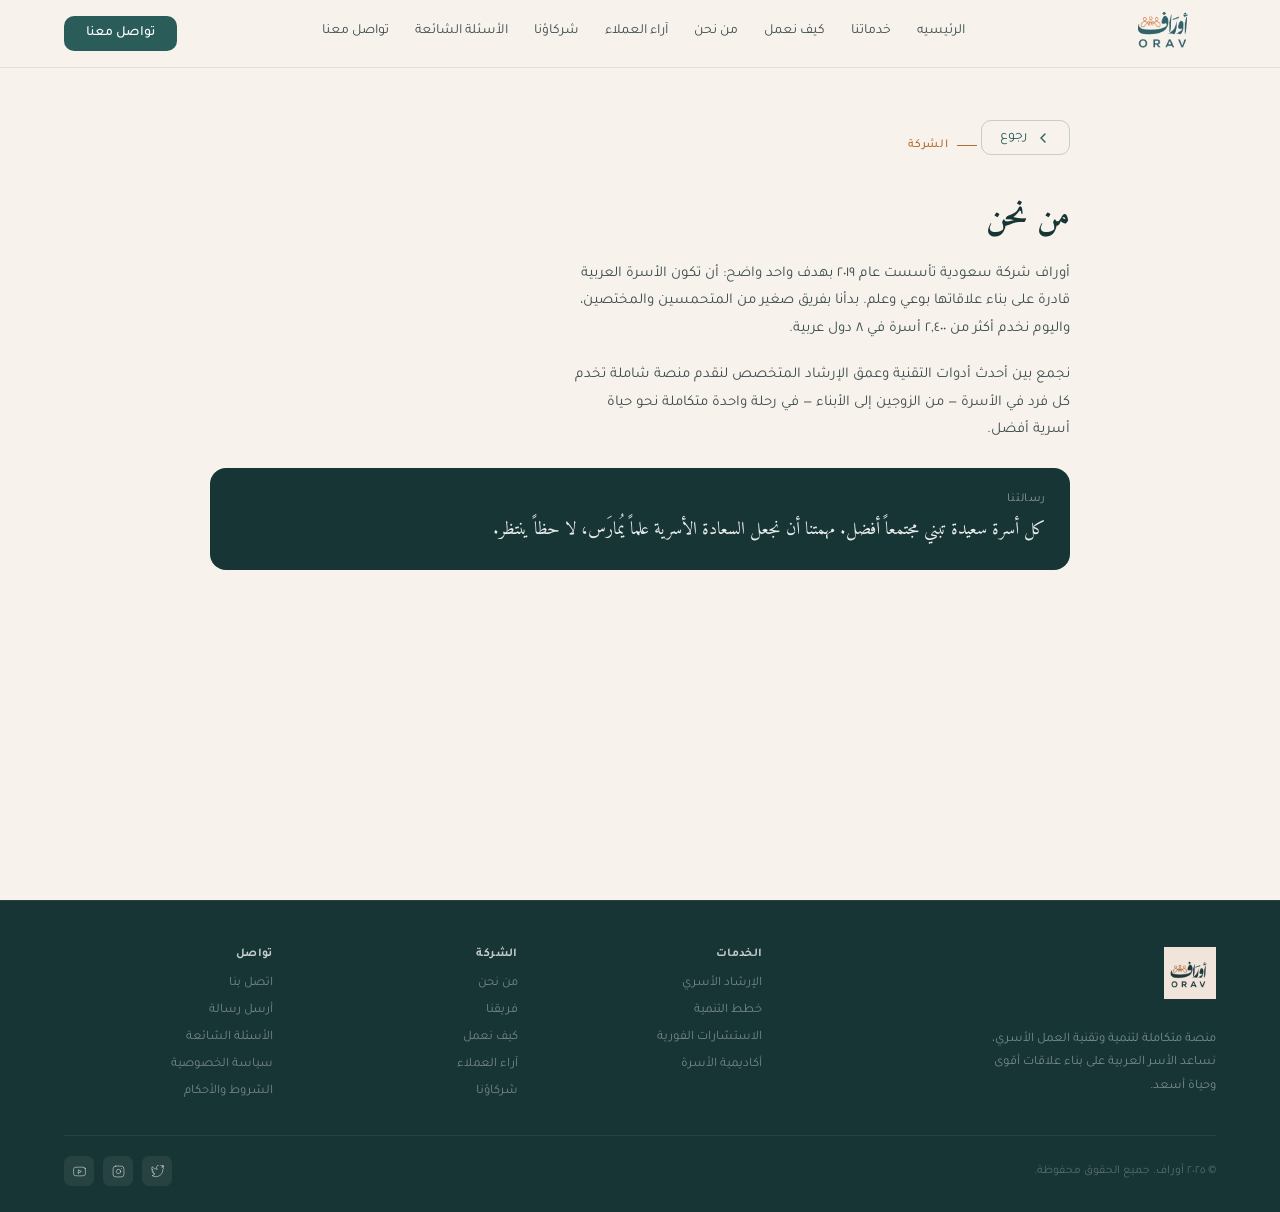
<file: about.html>
<!doctype html>
<html lang="ar" dir="rtl">
  <head>
    <meta charset="UTF-8" />
    <meta name="viewport" content="width=device-width, initial-scale=1.0" />
    <title>أوراف — من نحن</title>
    <link
      href="https://fonts.googleapis.com/css2?family=Tajawal:wght@300;400;500;700;800&family=Amiri:ital,wght@0,400;0,700;1,400&display=swap"
      rel="stylesheet"
    />
    <link rel="stylesheet" href="css/style.css" />
  </head>
  <body>
    <nav>
      <a class="nav-logo" href="index.html">
        <img src="images/orav-logo.png" class="nav-logo-img" alt="أوراف"
      /></a>
      <div class="nav-menu">
        <a href="index.html">الرئيسيه</a>
        <a href="index.html#services">خدماتنا</a>
        <a href="index.html#how">كيف نعمل</a>
        <a href="index.html#about">من نحن</a>
        <a href="index.html#testimonials">آراء العملاء</a>
        <a href="index.html#partners">شركاؤنا</a>
        <a href="index.html#faq">الأسئلة الشائعة</a>
        <a href="index.html#contact">تواصل معنا</a>
      </div>
      <a class="nav-cta nav-cta-desktop" href="index.html#contact"
        >تواصل معنا</a
      >
      <button class="menu-toggle" onclick="toggleMenu()">☰</button>
    </nav>

    <div class="page-wrapper">
      <div class="content-container">
        <a href="index.html" class="btn-back">
          <svg
            width="16"
            height="16"
            viewBox="0 0 24 24"
            fill="none"
            stroke="currentColor"
            stroke-width="2"
            stroke-linecap="round"
          >
            <polyline points="15,18 9,12 15,6" />
          </svg>
          رجوع
        </a>
        <div class="sec-label">الشركة</div>
        <h2 class="sec-title mb-20">من نحن</h2>
        <p class="sec-desc mb-18">
          أوراف شركة سعودية تأسست عام ٢٠١٩ بهدف واحد واضح: أن تكون الأسرة
          العربية قادرة على بناء علاقاتها بوعي وعلم. بدأنا بفريق صغير من
          المتحمسين والمختصين، واليوم نخدم أكثر من ٢,٤٠٠ أسرة في ٨ دول عربية.
        </p>
        <p class="sec-desc mb-18">
          نجمع بين أحدث أدوات التقنية وعمق الإرشاد المتخصص لنقدم منصة شاملة تخدم
          كل فرد في الأسرة — من الزوجين إلى الأبناء — في رحلة واحدة متكاملة نحو
          حياة أسرية أفضل.
        </p>
        <div class="pg-mission-box">
          <div class="pg-mission-label">رسالتنا</div>
          <div class="pg-mission-text">
            كل أسرة سعيدة تبني مجتمعاً أفضل. مهمتنا أن نجعل السعادة الأسرية
            علماً يُمارَس، لا حظاً ينتظر.
          </div>
        </div>
      </div>
    </div>

    <footer>
      <div class="footer-grid">
        <div class="footer-brand">
          <img src="images/logo.jpg" class="footer-logo-img" alt="أوراف" />
          <p>
            منصة متكاملة لتنمية وتقنية العمل الأسري، نساعد الأسر العربية على
            بناء علاقات أقوى وحياة أسعد.
          </p>
        </div>
        <div class="footer-col">
          <h4>الخدمات</h4>
          <ul>
            <li><a href="counseling.html">الإرشاد الأسري</a></li>
            <li><a href="plans.html">خطط التنمية</a></li>
            <li><a href="instant.html">الاستشارات الفورية</a></li>
            <li><a href="academy.html">أكاديمية الأسرة</a></li>
          </ul>
        </div>
        <div class="footer-col">
          <h4>الشركة</h4>
          <ul>
            <li><a href="about.html">من نحن</a></li>
            <li><a href="team.html">فريقنا</a></li>
            <li><a href="how.html">كيف نعمل</a></li>
            <li><a href="testimonials.html">آراء العملاء</a></li>
            <li><a href="partners.html">شركاؤنا</a></li>
          </ul>
        </div>
        <div class="footer-col">
          <h4>تواصل</h4>
          <ul>
            <li><a href="contact.html">اتصل بنا</a></li>
            <li><a href="message.html">أرسل رسالة</a></li>
            <li><a href="faq.html">الأسئلة الشائعة</a></li>
            <li><a href="privacy.html">سياسة الخصوصية</a></li>
            <li><a href="terms.html">الشروط والأحكام</a></li>
          </ul>
        </div>
      </div>
      <div class="footer-btm">
        <span class="footer-copy">© ٢٠٢٥ أوراف. جميع الحقوق محفوظة.</span>
        <div class="socials">
          <div class="soc">
            <svg
              viewBox="0 0 24 24"
              fill="none"
              stroke="rgba(255,255,255,.5)"
              stroke-width="1.8"
              stroke-linecap="round"
            >
              <path
                d="M23 3a10.9 10.9 0 0 1-3.14 1.53A4.48 4.48 0 0 0 22.43.36a9 9 0 0 1-2.88 1.1A4.52 4.52 0 0 0 11.43 8a12.8 12.8 0 0 1-9.29-4.71 4.52 4.52 0 0 0 1.4 6.03 4.47 4.47 0 0 1-2.05-.56v.06a4.52 4.52 0 0 0 3.62 4.43 4.52 4.52 0 0 1-2.04.08 4.52 4.52 0 0 0 4.22 3.13A9.05 9.05 0 0 1 2 19.54a12.77 12.77 0 0 0 6.92 2.03c8.3 0 12.85-6.88 12.85-12.85l-.01-.59A9.22 9.22 0 0 0 24 4.59 9 9 0 0 1 23 3z"
              />
            </svg>
          </div>
          <div class="soc">
            <svg
              viewBox="0 0 24 24"
              fill="none"
              stroke="rgba(255,255,255,.5)"
              stroke-width="1.8"
              stroke-linecap="round"
            >
              <rect x="2" y="2" width="20" height="20" rx="5" />
              <path d="M16 11.37A4 4 0 1 1 12.63 8 4 4 0 0 1 16 11.37z" />
              <line x1="17.5" y1="6.5" x2="17.5" y2="6.5" />
            </svg>
          </div>
          <div class="soc">
            <svg
              viewBox="0 0 24 24"
              fill="none"
              stroke="rgba(255,255,255,.5)"
              stroke-width="1.8"
              stroke-linecap="round"
            >
              <path
                d="M22.54 6.42a2.78 2.78 0 0 0-1.95-1.96C18.88 4 12 4 12 4s-6.88 0-8.59.46A2.78 2.78 0 0 0 1.46 6.42 29 29 0 0 0 1 12a29 29 0 0 0 .46 5.58 2.78 2.78 0 0 0 1.95 1.96C5.12 20 12 20 12 20s6.88 0 8.59-.46a2.78 2.78 0 0 0 1.95-1.96A29 29 0 0 0 23 12a29 29 0 0 0-.46-5.58z"
              />
              <polygon points="9.75,15.02 15.5,12 9.75,8.98 9.75,15.02" />
            </svg>
          </div>
        </div>
      </div>
    </footer>

    <script src="js/page.js"></script>
  </body>
</html>
</file>
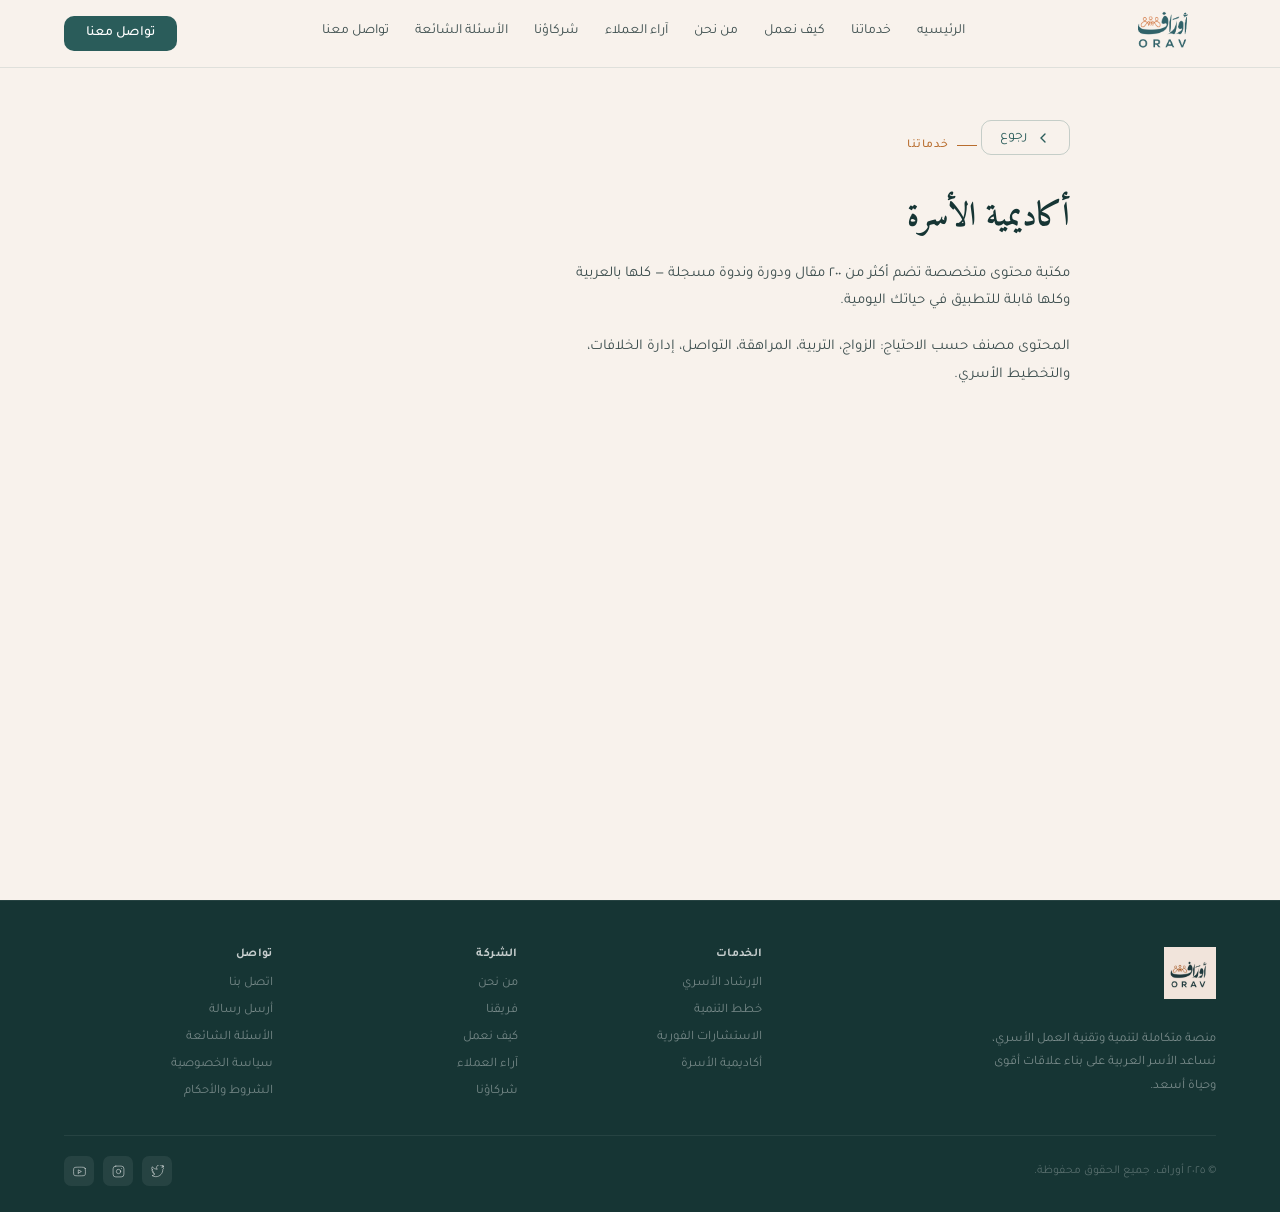
<file: academy.html>
<!doctype html>
<html lang="ar" dir="rtl">
  <head>
    <meta charset="UTF-8" />
    <meta name="viewport" content="width=device-width, initial-scale=1.0" />
    <title>أوراف — أكاديمية الأسرة</title>
    <link
      href="https://fonts.googleapis.com/css2?family=Tajawal:wght@300;400;500;700;800&family=Amiri:ital,wght@0,400;0,700;1,400&display=swap"
      rel="stylesheet"
    />
    <link rel="stylesheet" href="css/style.css" />
  </head>
  <body>
    <nav>
      <a class="nav-logo" href="index.html">
        <img src="images/orav-logo.png" class="nav-logo-img" alt="أوراف"
      /></a>
      <div class="nav-menu">
        <a href="index.html">الرئيسيه</a>
        <a href="index.html#services">خدماتنا</a>
        <a href="index.html#how">كيف نعمل</a>
        <a href="index.html#about">من نحن</a>
        <a href="index.html#testimonials">آراء العملاء</a>
        <a href="index.html#partners">شركاؤنا</a>
        <a href="index.html#faq">الأسئلة الشائعة</a>
        <a href="index.html#contact">تواصل معنا</a>
      </div>
      <a class="nav-cta nav-cta-desktop" href="index.html#contact"
        >تواصل معنا</a
      >
      <button class="menu-toggle" onclick="toggleMenu()">☰</button>
    </nav>

    <div class="page-wrapper">
      <div class="content-container">
        <a href="index.html" class="btn-back">
          <svg
            width="16"
            height="16"
            viewBox="0 0 24 24"
            fill="none"
            stroke="currentColor"
            stroke-width="2"
            stroke-linecap="round"
          >
            <polyline points="15,18 9,12 15,6" />
          </svg>
          رجوع
        </a>
        <div class="sec-label">خدماتنا</div>
        <h2 class="sec-title mb-20">أكاديمية الأسرة</h2>
        <p class="sec-desc mb-18">
          مكتبة محتوى متخصصة تضم أكثر من ٢٠٠ مقال ودورة وندوة مسجلة — كلها
          بالعربية وكلها قابلة للتطبيق في حياتك اليومية.
        </p>
        <p class="sec-desc">
          المحتوى مصنف حسب الاحتياج: الزواج، التربية، المراهقة، التواصل، إدارة
          الخلافات، والتخطيط الأسري.
        </p>
      </div>
    </div>

    <footer>
      <div class="footer-grid">
        <div class="footer-brand">
          <img src="images/logo.jpg" class="footer-logo-img" alt="أوراف" />
          <p>
            منصة متكاملة لتنمية وتقنية العمل الأسري، نساعد الأسر العربية على
            بناء علاقات أقوى وحياة أسعد.
          </p>
        </div>
        <div class="footer-col">
          <h4>الخدمات</h4>
          <ul>
            <li><a href="counseling.html">الإرشاد الأسري</a></li>
            <li><a href="plans.html">خطط التنمية</a></li>
            <li><a href="instant.html">الاستشارات الفورية</a></li>
            <li><a href="academy.html">أكاديمية الأسرة</a></li>
          </ul>
        </div>
        <div class="footer-col">
          <h4>الشركة</h4>
          <ul>
            <li><a href="about.html">من نحن</a></li>
            <li><a href="team.html">فريقنا</a></li>
            <li><a href="how.html">كيف نعمل</a></li>
            <li><a href="testimonials.html">آراء العملاء</a></li>
            <li><a href="partners.html">شركاؤنا</a></li>
          </ul>
        </div>
        <div class="footer-col">
          <h4>تواصل</h4>
          <ul>
            <li><a href="contact.html">اتصل بنا</a></li>
            <li><a href="message.html">أرسل رسالة</a></li>
            <li><a href="faq.html">الأسئلة الشائعة</a></li>
            <li><a href="privacy.html">سياسة الخصوصية</a></li>
            <li><a href="terms.html">الشروط والأحكام</a></li>
          </ul>
        </div>
      </div>
      <div class="footer-btm">
        <span class="footer-copy">© ٢٠٢٥ أوراف. جميع الحقوق محفوظة.</span>
        <div class="socials">
          <div class="soc">
            <svg
              viewBox="0 0 24 24"
              fill="none"
              stroke="rgba(255,255,255,.5)"
              stroke-width="1.8"
              stroke-linecap="round"
            >
              <path
                d="M23 3a10.9 10.9 0 0 1-3.14 1.53A4.48 4.48 0 0 0 22.43.36a9 9 0 0 1-2.88 1.1A4.52 4.52 0 0 0 11.43 8a12.8 12.8 0 0 1-9.29-4.71 4.52 4.52 0 0 0 1.4 6.03 4.47 4.47 0 0 1-2.05-.56v.06a4.52 4.52 0 0 0 3.62 4.43 4.52 4.52 0 0 1-2.04.08 4.52 4.52 0 0 0 4.22 3.13A9.05 9.05 0 0 1 2 19.54a12.77 12.77 0 0 0 6.92 2.03c8.3 0 12.85-6.88 12.85-12.85l-.01-.59A9.22 9.22 0 0 0 24 4.59 9 9 0 0 1 23 3z"
              />
            </svg>
          </div>
          <div class="soc">
            <svg
              viewBox="0 0 24 24"
              fill="none"
              stroke="rgba(255,255,255,.5)"
              stroke-width="1.8"
              stroke-linecap="round"
            >
              <rect x="2" y="2" width="20" height="20" rx="5" />
              <path d="M16 11.37A4 4 0 1 1 12.63 8 4 4 0 0 1 16 11.37z" />
              <line x1="17.5" y1="6.5" x2="17.5" y2="6.5" />
            </svg>
          </div>
          <div class="soc">
            <svg
              viewBox="0 0 24 24"
              fill="none"
              stroke="rgba(255,255,255,.5)"
              stroke-width="1.8"
              stroke-linecap="round"
            >
              <path
                d="M22.54 6.42a2.78 2.78 0 0 0-1.95-1.96C18.88 4 12 4 12 4s-6.88 0-8.59.46A2.78 2.78 0 0 0 1.46 6.42 29 29 0 0 0 1 12a29 29 0 0 0 .46 5.58 2.78 2.78 0 0 0 1.95 1.96C5.12 20 12 20 12 20s6.88 0 8.59-.46a2.78 2.78 0 0 0 1.95-1.96A29 29 0 0 0 23 12a29 29 0 0 0-.46-5.58z"
              />
              <polygon points="9.75,15.02 15.5,12 9.75,8.98 9.75,15.02" />
            </svg>
          </div>
        </div>
      </div>
    </footer>

    <script src="js/page.js"></script>
  </body>
</html>
</file>
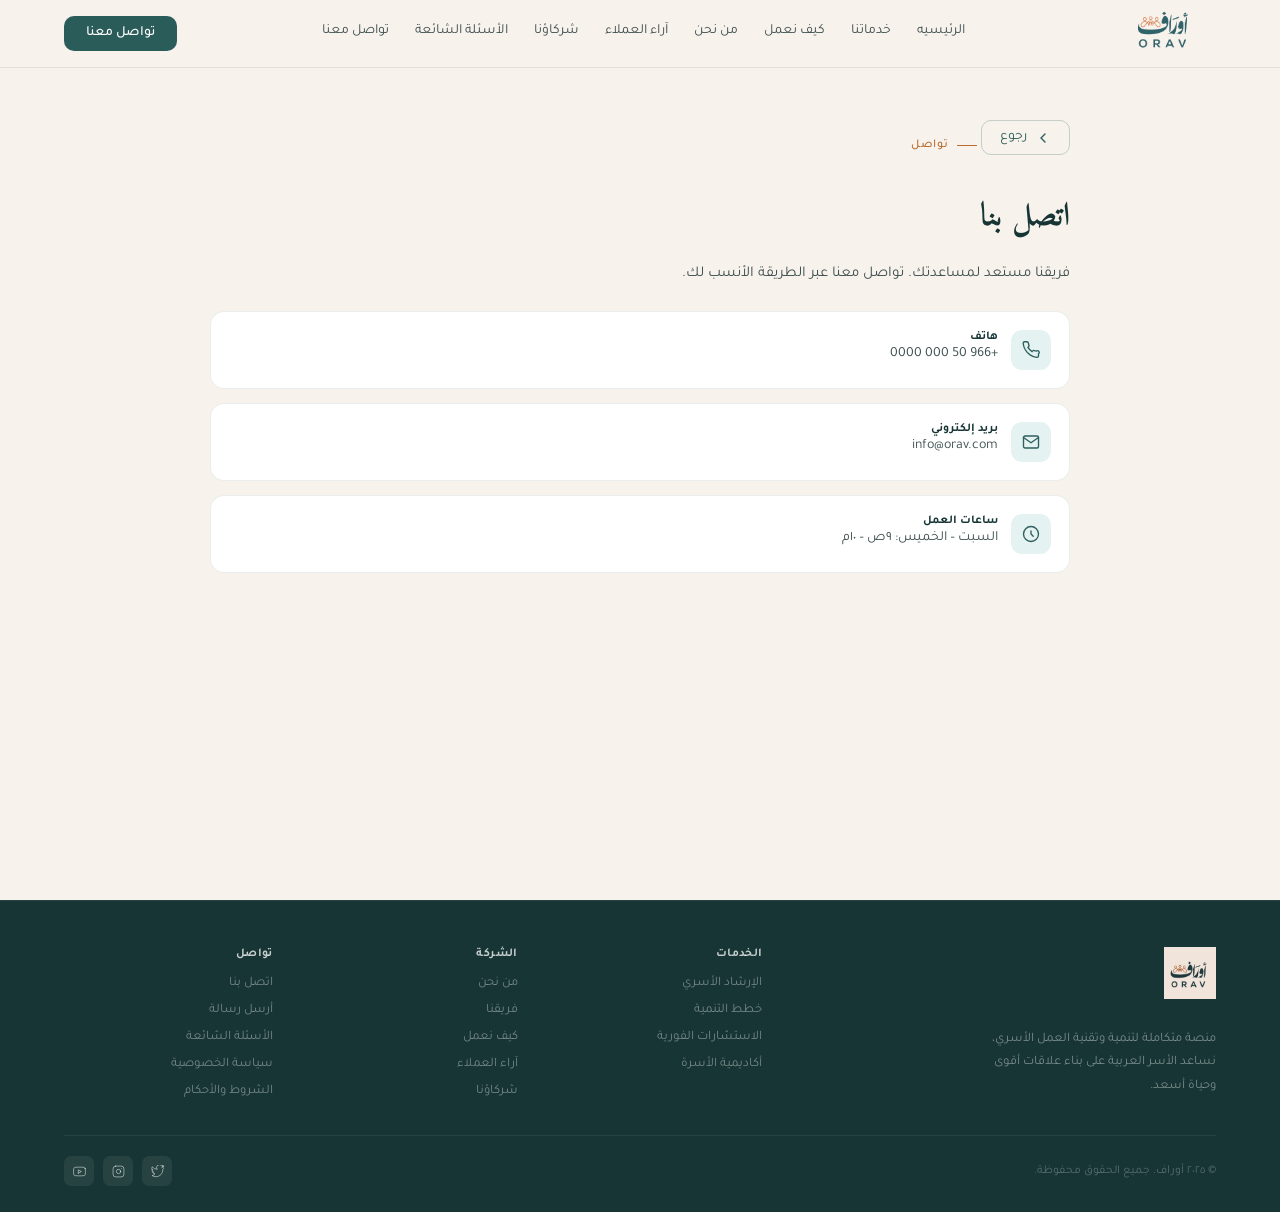
<file: contact.html>
<!doctype html>
<html lang="ar" dir="rtl">
  <head>
    <meta charset="UTF-8" />
    <meta name="viewport" content="width=device-width, initial-scale=1.0" />
    <title>أوراف — اتصل بنا</title>
    <link
      href="https://fonts.googleapis.com/css2?family=Tajawal:wght@300;400;500;700;800&family=Amiri:ital,wght@0,400;0,700;1,400&display=swap"
      rel="stylesheet"
    />
    <link rel="stylesheet" href="css/style.css" />
  </head>
  <body>
    <nav>
      <a class="nav-logo" href="index.html">
        <img src="images/orav-logo.png" class="nav-logo-img" alt="أوراف"
      /></a>
      <div class="nav-menu">
        <a href="index.html">الرئيسيه</a>
        <a href="index.html#services">خدماتنا</a>
        <a href="index.html#how">كيف نعمل</a>
        <a href="index.html#about">من نحن</a>
        <a href="index.html#testimonials">آراء العملاء</a>
        <a href="index.html#partners">شركاؤنا</a>
        <a href="index.html#faq">الأسئلة الشائعة</a>
        <a href="index.html#contact">تواصل معنا</a>
      </div>
      <a class="nav-cta nav-cta-desktop" href="index.html#contact"
        >تواصل معنا</a
      >
      <button class="menu-toggle" onclick="toggleMenu()">☰</button>
    </nav>

    <div class="page-wrapper">
      <div class="content-container">
        <a href="index.html" class="btn-back">
          <svg
            width="16"
            height="16"
            viewBox="0 0 24 24"
            fill="none"
            stroke="currentColor"
            stroke-width="2"
            stroke-linecap="round"
          >
            <polyline points="15,18 9,12 15,6" />
          </svg>
          رجوع
        </a>
        <div class="sec-label">تواصل</div>
        <h2 class="sec-title mb-20">اتصل بنا</h2>
        <p class="sec-desc mb-24">
          فريقنا مستعد لمساعدتك. تواصل معنا عبر الطريقة الأنسب لك.
        </p>
        <div class="pg-info-list">
          <div class="pg-info-item">
            <div class="pg-info-icon">
              <svg
                viewBox="0 0 24 24"
                fill="none"
                stroke="#2d5f5e"
                stroke-width="1.8"
                stroke-linecap="round"
                width="18"
                height="18"
              >
                <path
                  d="M22 16.92v3a2 2 0 0 1-2.18 2 19.79 19.79 0 0 1-8.63-3.07A19.5 19.5 0 0 1 4.64 12a19.79 19.79 0 0 1-3.07-8.67A2 2 0 0 1 3.53 1h3a2 2 0 0 1 2 1.72c.127.96.361 1.903.7 2.81a2 2 0 0 1-.45 2.11L7.91 8.54a16 16 0 0 0 5.55 5.55l.91-.91a2 2 0 0 1 2.11-.45c.907.339 1.85.573 2.81.7A2 2 0 0 1 22 16.92z"
                />
              </svg>
            </div>
            <div>
              <div class="pg-info-label">هاتف</div>
              <div class="pg-info-value">+966 50 000 0000</div>
            </div>
          </div>
          <div class="pg-info-item">
            <div class="pg-info-icon">
              <svg
                viewBox="0 0 24 24"
                fill="none"
                stroke="#2d5f5e"
                stroke-width="1.8"
                stroke-linecap="round"
                width="18"
                height="18"
              >
                <path
                  d="M4 4h16c1.1 0 2 .9 2 2v12c0 1.1-.9 2-2 2H4c-1.1 0-2-.9-2-2V6c0-1.1.9-2 2-2z"
                />
                <polyline points="22,6 12,13 2,6" />
              </svg>
            </div>
            <div>
              <div class="pg-info-label">بريد إلكتروني</div>
              <div class="pg-info-value">info@orav.com</div>
            </div>
          </div>
          <div class="pg-info-item">
            <div class="pg-info-icon">
              <svg
                viewBox="0 0 24 24"
                fill="none"
                stroke="#2d5f5e"
                stroke-width="1.8"
                stroke-linecap="round"
                width="18"
                height="18"
              >
                <circle cx="12" cy="12" r="10" />
                <path d="M12 8v4l3 3" />
              </svg>
            </div>
            <div>
              <div class="pg-info-label">ساعات العمل</div>
              <div class="pg-info-value">السبت – الخميس: ٩ص – ١٠م</div>
            </div>
          </div>
        </div>
      </div>
    </div>

    <footer>
      <div class="footer-grid">
        <div class="footer-brand">
          <img src="images/logo.jpg" class="footer-logo-img" alt="أوراف" />
          <p>
            منصة متكاملة لتنمية وتقنية العمل الأسري، نساعد الأسر العربية على
            بناء علاقات أقوى وحياة أسعد.
          </p>
        </div>
        <div class="footer-col">
          <h4>الخدمات</h4>
          <ul>
            <li><a href="counseling.html">الإرشاد الأسري</a></li>
            <li><a href="plans.html">خطط التنمية</a></li>
            <li><a href="instant.html">الاستشارات الفورية</a></li>
            <li><a href="academy.html">أكاديمية الأسرة</a></li>
          </ul>
        </div>
        <div class="footer-col">
          <h4>الشركة</h4>
          <ul>
            <li><a href="about.html">من نحن</a></li>
            <li><a href="team.html">فريقنا</a></li>
            <li><a href="how.html">كيف نعمل</a></li>
            <li><a href="testimonials.html">آراء العملاء</a></li>
            <li><a href="partners.html">شركاؤنا</a></li>
          </ul>
        </div>
        <div class="footer-col">
          <h4>تواصل</h4>
          <ul>
            <li><a href="contact.html">اتصل بنا</a></li>
            <li><a href="message.html">أرسل رسالة</a></li>
            <li><a href="faq.html">الأسئلة الشائعة</a></li>
            <li><a href="privacy.html">سياسة الخصوصية</a></li>
            <li><a href="terms.html">الشروط والأحكام</a></li>
          </ul>
        </div>
      </div>
      <div class="footer-btm">
        <span class="footer-copy">© ٢٠٢٥ أوراف. جميع الحقوق محفوظة.</span>
        <div class="socials">
          <div class="soc">
            <svg
              viewBox="0 0 24 24"
              fill="none"
              stroke="rgba(255,255,255,.5)"
              stroke-width="1.8"
              stroke-linecap="round"
            >
              <path
                d="M23 3a10.9 10.9 0 0 1-3.14 1.53A4.48 4.48 0 0 0 22.43.36a9 9 0 0 1-2.88 1.1A4.52 4.52 0 0 0 11.43 8a12.8 12.8 0 0 1-9.29-4.71 4.52 4.52 0 0 0 1.4 6.03 4.47 4.47 0 0 1-2.05-.56v.06a4.52 4.52 0 0 0 3.62 4.43 4.52 4.52 0 0 1-2.04.08 4.52 4.52 0 0 0 4.22 3.13A9.05 9.05 0 0 1 2 19.54a12.77 12.77 0 0 0 6.92 2.03c8.3 0 12.85-6.88 12.85-12.85l-.01-.59A9.22 9.22 0 0 0 24 4.59 9 9 0 0 1 23 3z"
              />
            </svg>
          </div>
          <div class="soc">
            <svg
              viewBox="0 0 24 24"
              fill="none"
              stroke="rgba(255,255,255,.5)"
              stroke-width="1.8"
              stroke-linecap="round"
            >
              <rect x="2" y="2" width="20" height="20" rx="5" />
              <path d="M16 11.37A4 4 0 1 1 12.63 8 4 4 0 0 1 16 11.37z" />
              <line x1="17.5" y1="6.5" x2="17.5" y2="6.5" />
            </svg>
          </div>
          <div class="soc">
            <svg
              viewBox="0 0 24 24"
              fill="none"
              stroke="rgba(255,255,255,.5)"
              stroke-width="1.8"
              stroke-linecap="round"
            >
              <path
                d="M22.54 6.42a2.78 2.78 0 0 0-1.95-1.96C18.88 4 12 4 12 4s-6.88 0-8.59.46A2.78 2.78 0 0 0 1.46 6.42 29 29 0 0 0 1 12a29 29 0 0 0 .46 5.58 2.78 2.78 0 0 0 1.95 1.96C5.12 20 12 20 12 20s6.88 0 8.59-.46a2.78 2.78 0 0 0 1.95-1.96A29 29 0 0 0 23 12a29 29 0 0 0-.46-5.58z"
              />
              <polygon points="9.75,15.02 15.5,12 9.75,8.98 9.75,15.02" />
            </svg>
          </div>
        </div>
      </div>
    </footer>

    <script src="js/page.js"></script>
  </body>
</html>
</file>
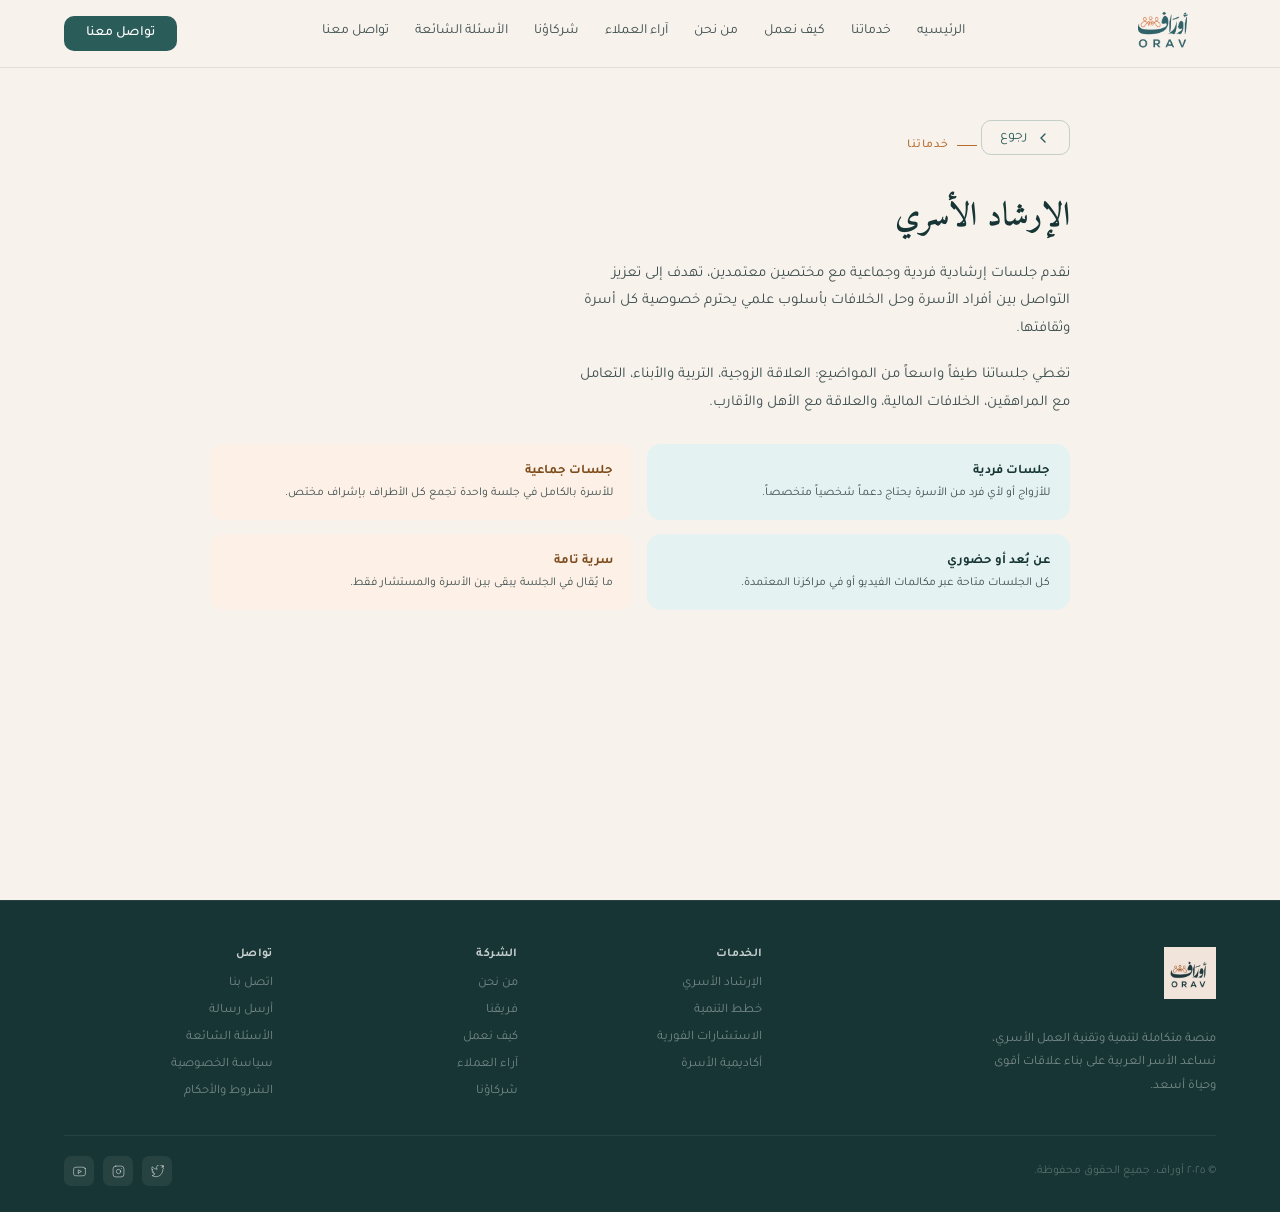
<file: counseling.html>
<!doctype html>
<html lang="ar" dir="rtl">
  <head>
    <meta charset="UTF-8" />
    <meta name="viewport" content="width=device-width, initial-scale=1.0" />
    <title>أوراف — الإرشاد الأسري</title>
    <link
      href="https://fonts.googleapis.com/css2?family=Tajawal:wght@300;400;500;700;800&family=Amiri:ital,wght@0,400;0,700;1,400&display=swap"
      rel="stylesheet"
    />
    <link rel="stylesheet" href="css/style.css" />
  </head>
  <body>
    <nav>
      <a class="nav-logo" href="index.html">
        <img src="images/orav-logo.png" class="nav-logo-img" alt="أوراف"
      /></a>
      <div class="nav-menu">
        <a href="index.html">الرئيسيه</a>
        <a href="index.html#services">خدماتنا</a>
        <a href="index.html#how">كيف نعمل</a>
        <a href="index.html#about">من نحن</a>
        <a href="index.html#testimonials">آراء العملاء</a>
        <a href="index.html#partners">شركاؤنا</a>
        <a href="index.html#faq">الأسئلة الشائعة</a>
        <a href="index.html#contact">تواصل معنا</a>
      </div>
      <a class="nav-cta nav-cta-desktop" href="index.html#contact"
        >تواصل معنا</a
      >
      <button class="menu-toggle" onclick="toggleMenu()">☰</button>
    </nav>

    <div class="page-wrapper">
      <div class="content-container">
        <a href="index.html" class="btn-back">
          <svg
            width="16"
            height="16"
            viewBox="0 0 24 24"
            fill="none"
            stroke="currentColor"
            stroke-width="2"
            stroke-linecap="round"
          >
            <polyline points="15,18 9,12 15,6" />
          </svg>
          رجوع
        </a>
        <div class="sec-label">خدماتنا</div>
        <h2 class="sec-title mb-20">الإرشاد الأسري</h2>
        <p class="sec-desc mb-18">
          نقدم جلسات إرشادية فردية وجماعية مع مختصين معتمدين، تهدف إلى تعزيز
          التواصل بين أفراد الأسرة وحل الخلافات بأسلوب علمي يحترم خصوصية كل أسرة
          وثقافتها.
        </p>
        <p class="sec-desc mb-18">
          تغطي جلساتنا طيفاً واسعاً من المواضيع: العلاقة الزوجية، التربية
          والأبناء، التعامل مع المراهقين، الخلافات المالية، والعلاقة مع الأهل
          والأقارب.
        </p>
        <div class="pg-grid-2 mt-28">
          <div class="pg-card-teal">
            <div class="pg-card-title">جلسات فردية</div>
            <div class="pg-card-desc">
              للأزواج أو لأي فرد من الأسرة يحتاج دعماً شخصياً متخصصاً.
            </div>
          </div>
          <div class="pg-card-bronze">
            <div class="pg-card-title">جلسات جماعية</div>
            <div class="pg-card-desc">
              للأسرة بالكامل في جلسة واحدة تجمع كل الأطراف بإشراف مختص.
            </div>
          </div>
          <div class="pg-card-teal">
            <div class="pg-card-title">عن بُعد أو حضوري</div>
            <div class="pg-card-desc">
              كل الجلسات متاحة عبر مكالمات الفيديو أو في مراكزنا المعتمدة.
            </div>
          </div>
          <div class="pg-card-bronze">
            <div class="pg-card-title">سرية تامة</div>
            <div class="pg-card-desc">
              ما يُقال في الجلسة يبقى بين الأسرة والمستشار فقط.
            </div>
          </div>
        </div>
      </div>
    </div>

    <footer>
      <div class="footer-grid">
        <div class="footer-brand">
          <img src="images/logo.jpg" class="footer-logo-img" alt="أوراف" />
          <p>
            منصة متكاملة لتنمية وتقنية العمل الأسري، نساعد الأسر العربية على
            بناء علاقات أقوى وحياة أسعد.
          </p>
        </div>
        <div class="footer-col">
          <h4>الخدمات</h4>
          <ul>
            <li><a href="counseling.html">الإرشاد الأسري</a></li>
            <li><a href="plans.html">خطط التنمية</a></li>
            <li><a href="instant.html">الاستشارات الفورية</a></li>
            <li><a href="academy.html">أكاديمية الأسرة</a></li>
          </ul>
        </div>
        <div class="footer-col">
          <h4>الشركة</h4>
          <ul>
            <li><a href="about.html">من نحن</a></li>
            <li><a href="team.html">فريقنا</a></li>
            <li><a href="how.html">كيف نعمل</a></li>
            <li><a href="testimonials.html">آراء العملاء</a></li>
            <li><a href="partners.html">شركاؤنا</a></li>
          </ul>
        </div>
        <div class="footer-col">
          <h4>تواصل</h4>
          <ul>
            <li><a href="contact.html">اتصل بنا</a></li>
            <li><a href="message.html">أرسل رسالة</a></li>
            <li><a href="faq.html">الأسئلة الشائعة</a></li>
            <li><a href="privacy.html">سياسة الخصوصية</a></li>
            <li><a href="terms.html">الشروط والأحكام</a></li>
          </ul>
        </div>
      </div>
      <div class="footer-btm">
        <span class="footer-copy">© ٢٠٢٥ أوراف. جميع الحقوق محفوظة.</span>
        <div class="socials">
          <div class="soc">
            <svg
              viewBox="0 0 24 24"
              fill="none"
              stroke="rgba(255,255,255,.5)"
              stroke-width="1.8"
              stroke-linecap="round"
            >
              <path
                d="M23 3a10.9 10.9 0 0 1-3.14 1.53A4.48 4.48 0 0 0 22.43.36a9 9 0 0 1-2.88 1.1A4.52 4.52 0 0 0 11.43 8a12.8 12.8 0 0 1-9.29-4.71 4.52 4.52 0 0 0 1.4 6.03 4.47 4.47 0 0 1-2.05-.56v.06a4.52 4.52 0 0 0 3.62 4.43 4.52 4.52 0 0 1-2.04.08 4.52 4.52 0 0 0 4.22 3.13A9.05 9.05 0 0 1 2 19.54a12.77 12.77 0 0 0 6.92 2.03c8.3 0 12.85-6.88 12.85-12.85l-.01-.59A9.22 9.22 0 0 0 24 4.59 9 9 0 0 1 23 3z"
              />
            </svg>
          </div>
          <div class="soc">
            <svg
              viewBox="0 0 24 24"
              fill="none"
              stroke="rgba(255,255,255,.5)"
              stroke-width="1.8"
              stroke-linecap="round"
            >
              <rect x="2" y="2" width="20" height="20" rx="5" />
              <path d="M16 11.37A4 4 0 1 1 12.63 8 4 4 0 0 1 16 11.37z" />
              <line x1="17.5" y1="6.5" x2="17.5" y2="6.5" />
            </svg>
          </div>
          <div class="soc">
            <svg
              viewBox="0 0 24 24"
              fill="none"
              stroke="rgba(255,255,255,.5)"
              stroke-width="1.8"
              stroke-linecap="round"
            >
              <path
                d="M22.54 6.42a2.78 2.78 0 0 0-1.95-1.96C18.88 4 12 4 12 4s-6.88 0-8.59.46A2.78 2.78 0 0 0 1.46 6.42 29 29 0 0 0 1 12a29 29 0 0 0 .46 5.58 2.78 2.78 0 0 0 1.95 1.96C5.12 20 12 20 12 20s6.88 0 8.59-.46a2.78 2.78 0 0 0 1.95-1.96A29 29 0 0 0 23 12a29 29 0 0 0-.46-5.58z"
              />
              <polygon points="9.75,15.02 15.5,12 9.75,8.98 9.75,15.02" />
            </svg>
          </div>
        </div>
      </div>
    </footer>

    <script src="js/page.js"></script>
  </body>
</html>
</file>
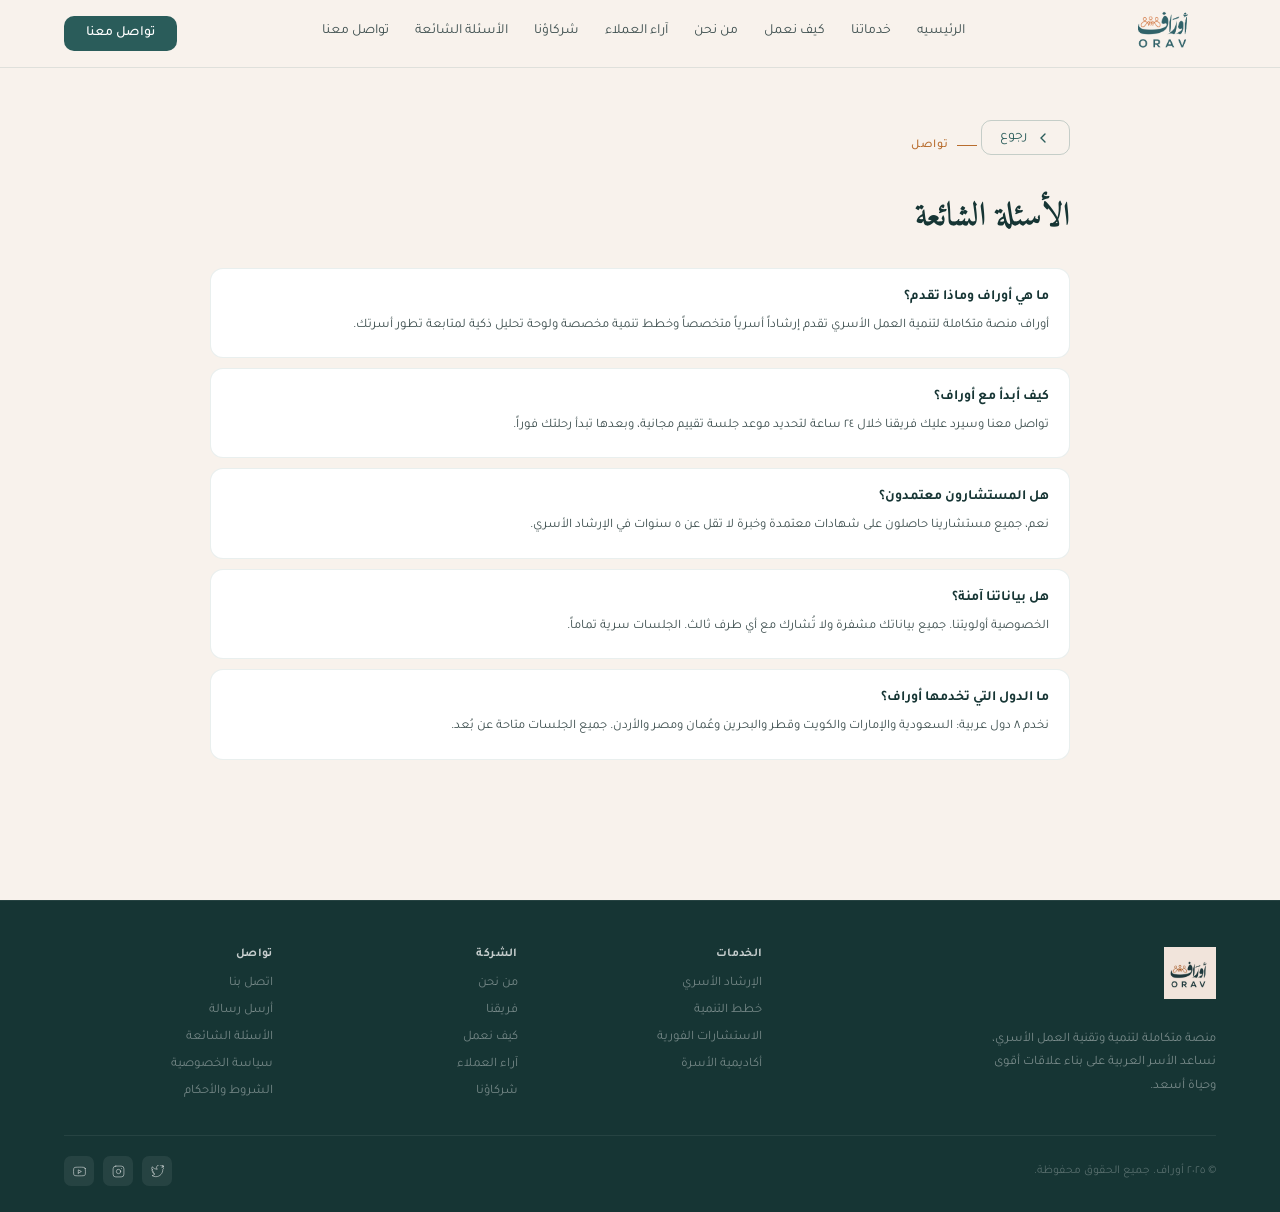
<file: faq.html>
<!doctype html>
<html lang="ar" dir="rtl">
  <head>
    <meta charset="UTF-8" />
    <meta name="viewport" content="width=device-width, initial-scale=1.0" />
    <title>أوراف — الأسئلة الشائعة</title>
    <link
      href="https://fonts.googleapis.com/css2?family=Tajawal:wght@300;400;500;700;800&family=Amiri:ital,wght@0,400;0,700;1,400&display=swap"
      rel="stylesheet"
    />
    <link rel="stylesheet" href="css/style.css" />
  </head>
  <body>
    <nav>
      <a class="nav-logo" href="index.html">
        <img src="images/orav-logo.png" class="nav-logo-img" alt="أوراف"
      /></a>
      <div class="nav-menu">
        <a href="index.html">الرئيسيه</a>
        <a href="index.html#services">خدماتنا</a>
        <a href="index.html#how">كيف نعمل</a>
        <a href="index.html#about">من نحن</a>
        <a href="index.html#testimonials">آراء العملاء</a>
        <a href="index.html#partners">شركاؤنا</a>
        <a href="index.html#faq">الأسئلة الشائعة</a>
        <a href="index.html#contact">تواصل معنا</a>
      </div>
      <a class="nav-cta nav-cta-desktop" href="index.html#contact"
        >تواصل معنا</a
      >
      <button class="menu-toggle" onclick="toggleMenu()">☰</button>
    </nav>

    <div class="page-wrapper">
      <div class="content-container">
        <a href="index.html" class="btn-back">
          <svg
            width="16"
            height="16"
            viewBox="0 0 24 24"
            fill="none"
            stroke="currentColor"
            stroke-width="2"
            stroke-linecap="round"
          >
            <polyline points="15,18 9,12 15,6" />
          </svg>
          رجوع
        </a>
        <div class="sec-label">تواصل</div>
        <h2 class="sec-title mb-28">الأسئلة الشائعة</h2>
        <div class="pg-faq-list">
          <div class="pg-faq-item">
            <div class="pg-faq-question">ما هي أوراف وماذا تقدم؟</div>
            <div class="pg-faq-answer">
              أوراف منصة متكاملة لتنمية العمل الأسري تقدم إرشاداً أسرياً متخصصاً
              وخطط تنمية مخصصة ولوحة تحليل ذكية لمتابعة تطور أسرتك.
            </div>
          </div>
          <div class="pg-faq-item">
            <div class="pg-faq-question">كيف أبدأ مع أوراف؟</div>
            <div class="pg-faq-answer">
              تواصل معنا وسيرد عليك فريقنا خلال ٢٤ ساعة لتحديد موعد جلسة تقييم
              مجانية، وبعدها تبدأ رحلتك فوراً.
            </div>
          </div>
          <div class="pg-faq-item">
            <div class="pg-faq-question">هل المستشارون معتمدون؟</div>
            <div class="pg-faq-answer">
              نعم، جميع مستشارينا حاصلون على شهادات معتمدة وخبرة لا تقل عن ٥
              سنوات في الإرشاد الأسري.
            </div>
          </div>
          <div class="pg-faq-item">
            <div class="pg-faq-question">هل بياناتنا آمنة؟</div>
            <div class="pg-faq-answer">
              الخصوصية أولويتنا. جميع بياناتك مشفرة ولا تُشارك مع أي طرف ثالث.
              الجلسات سرية تماماً.
            </div>
          </div>
          <div class="pg-faq-item">
            <div class="pg-faq-question">ما الدول التي تخدمها أوراف؟</div>
            <div class="pg-faq-answer">
              نخدم ٨ دول عربية: السعودية والإمارات والكويت وقطر والبحرين وعُمان
              ومصر والأردن. جميع الجلسات متاحة عن بُعد.
            </div>
          </div>
        </div>
      </div>
    </div>

    <footer>
      <div class="footer-grid">
        <div class="footer-brand">
          <img src="images/logo.jpg" class="footer-logo-img" alt="أوراف" />
          <p>
            منصة متكاملة لتنمية وتقنية العمل الأسري، نساعد الأسر العربية على
            بناء علاقات أقوى وحياة أسعد.
          </p>
        </div>
        <div class="footer-col">
          <h4>الخدمات</h4>
          <ul>
            <li><a href="counseling.html">الإرشاد الأسري</a></li>
            <li><a href="plans.html">خطط التنمية</a></li>
            <li><a href="instant.html">الاستشارات الفورية</a></li>
            <li><a href="academy.html">أكاديمية الأسرة</a></li>
          </ul>
        </div>
        <div class="footer-col">
          <h4>الشركة</h4>
          <ul>
            <li><a href="about.html">من نحن</a></li>
            <li><a href="team.html">فريقنا</a></li>
            <li><a href="how.html">كيف نعمل</a></li>
            <li><a href="testimonials.html">آراء العملاء</a></li>
            <li><a href="partners.html">شركاؤنا</a></li>
          </ul>
        </div>
        <div class="footer-col">
          <h4>تواصل</h4>
          <ul>
            <li><a href="contact.html">اتصل بنا</a></li>
            <li><a href="message.html">أرسل رسالة</a></li>
            <li><a href="faq.html">الأسئلة الشائعة</a></li>
            <li><a href="privacy.html">سياسة الخصوصية</a></li>
            <li><a href="terms.html">الشروط والأحكام</a></li>
          </ul>
        </div>
      </div>
      <div class="footer-btm">
        <span class="footer-copy">© ٢٠٢٥ أوراف. جميع الحقوق محفوظة.</span>
        <div class="socials">
          <div class="soc">
            <svg
              viewBox="0 0 24 24"
              fill="none"
              stroke="rgba(255,255,255,.5)"
              stroke-width="1.8"
              stroke-linecap="round"
            >
              <path
                d="M23 3a10.9 10.9 0 0 1-3.14 1.53A4.48 4.48 0 0 0 22.43.36a9 9 0 0 1-2.88 1.1A4.52 4.52 0 0 0 11.43 8a12.8 12.8 0 0 1-9.29-4.71 4.52 4.52 0 0 0 1.4 6.03 4.47 4.47 0 0 1-2.05-.56v.06a4.52 4.52 0 0 0 3.62 4.43 4.52 4.52 0 0 1-2.04.08 4.52 4.52 0 0 0 4.22 3.13A9.05 9.05 0 0 1 2 19.54a12.77 12.77 0 0 0 6.92 2.03c8.3 0 12.85-6.88 12.85-12.85l-.01-.59A9.22 9.22 0 0 0 24 4.59 9 9 0 0 1 23 3z"
              />
            </svg>
          </div>
          <div class="soc">
            <svg
              viewBox="0 0 24 24"
              fill="none"
              stroke="rgba(255,255,255,.5)"
              stroke-width="1.8"
              stroke-linecap="round"
            >
              <rect x="2" y="2" width="20" height="20" rx="5" />
              <path d="M16 11.37A4 4 0 1 1 12.63 8 4 4 0 0 1 16 11.37z" />
              <line x1="17.5" y1="6.5" x2="17.5" y2="6.5" />
            </svg>
          </div>
          <div class="soc">
            <svg
              viewBox="0 0 24 24"
              fill="none"
              stroke="rgba(255,255,255,.5)"
              stroke-width="1.8"
              stroke-linecap="round"
            >
              <path
                d="M22.54 6.42a2.78 2.78 0 0 0-1.95-1.96C18.88 4 12 4 12 4s-6.88 0-8.59.46A2.78 2.78 0 0 0 1.46 6.42 29 29 0 0 0 1 12a29 29 0 0 0 .46 5.58 2.78 2.78 0 0 0 1.95 1.96C5.12 20 12 20 12 20s6.88 0 8.59-.46a2.78 2.78 0 0 0 1.95-1.96A29 29 0 0 0 23 12a29 29 0 0 0-.46-5.58z"
              />
              <polygon points="9.75,15.02 15.5,12 9.75,8.98 9.75,15.02" />
            </svg>
          </div>
        </div>
      </div>
    </footer>

    <script src="js/page.js"></script>
  </body>
</html>
</file>
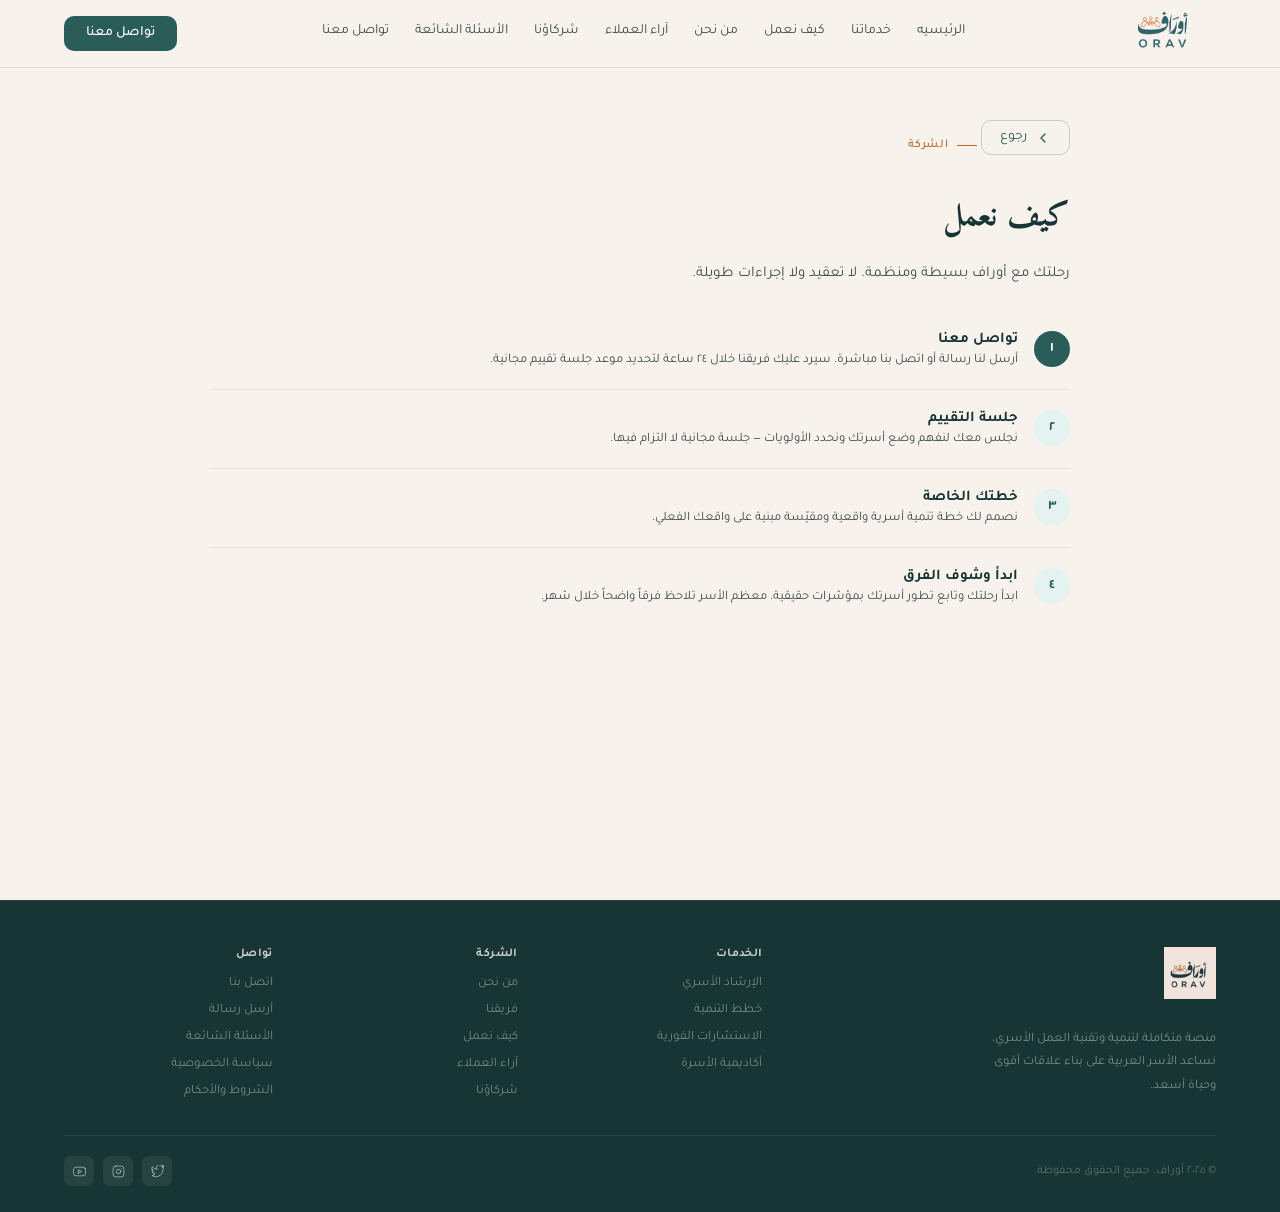
<file: how.html>
<!doctype html>
<html lang="ar" dir="rtl">
  <head>
    <meta charset="UTF-8" />
    <meta name="viewport" content="width=device-width, initial-scale=1.0" />
    <title>أوراف — كيف نعمل</title>
    <link
      href="https://fonts.googleapis.com/css2?family=Tajawal:wght@300;400;500;700;800&family=Amiri:ital,wght@0,400;0,700;1,400&display=swap"
      rel="stylesheet"
    />
    <link rel="stylesheet" href="css/style.css" />
  </head>
  <body>
    <nav>
      <a class="nav-logo" href="index.html">
        <img src="images/orav-logo.png" class="nav-logo-img" alt="أوراف"
      /></a>
      <div class="nav-menu">
        <a href="index.html">الرئيسيه</a>
        <a href="index.html#services">خدماتنا</a>
        <a href="index.html#how">كيف نعمل</a>
        <a href="index.html#about">من نحن</a>
        <a href="index.html#testimonials">آراء العملاء</a>
        <a href="index.html#partners">شركاؤنا</a>
        <a href="index.html#faq">الأسئلة الشائعة</a>
        <a href="index.html#contact">تواصل معنا</a>
      </div>
      <a class="nav-cta nav-cta-desktop" href="index.html#contact"
        >تواصل معنا</a
      >
      <button class="menu-toggle" onclick="toggleMenu()">☰</button>
    </nav>

    <div class="page-wrapper">
      <div class="content-container">
        <a href="index.html" class="btn-back">
          <svg
            width="16"
            height="16"
            viewBox="0 0 24 24"
            fill="none"
            stroke="currentColor"
            stroke-width="2"
            stroke-linecap="round"
          >
            <polyline points="15,18 9,12 15,6" />
          </svg>
          رجوع
        </a>
        <div class="sec-label">الشركة</div>
        <h2 class="sec-title mb-20">كيف نعمل</h2>
        <p class="sec-desc mb-24">
          رحلتك مع أوراف بسيطة ومنظمة. لا تعقيد ولا إجراءات طويلة.
        </p>
        <div class="pg-step-list">
          <div class="pg-step-item">
            <div class="pg-step-num pg-step-num--primary">١</div>
            <div>
              <div class="pg-step-title">تواصل معنا</div>
              <div class="pg-step-desc">
                أرسل لنا رسالة أو اتصل بنا مباشرة. سيرد عليك فريقنا خلال ٢٤ ساعة
                لتحديد موعد جلسة تقييم مجانية.
              </div>
            </div>
          </div>
          <div class="pg-step-item">
            <div class="pg-step-num pg-step-num--light">٢</div>
            <div>
              <div class="pg-step-title">جلسة التقييم</div>
              <div class="pg-step-desc">
                نجلس معك لنفهم وضع أسرتك ونحدد الأولويات — جلسة مجانية لا التزام
                فيها.
              </div>
            </div>
          </div>
          <div class="pg-step-item">
            <div class="pg-step-num pg-step-num--light">٣</div>
            <div>
              <div class="pg-step-title">خطتك الخاصة</div>
              <div class="pg-step-desc">
                نصمم لك خطة تنمية أسرية واقعية ومقيّسة مبنية على واقعك الفعلي.
              </div>
            </div>
          </div>
          <div class="pg-step-item">
            <div class="pg-step-num pg-step-num--light">٤</div>
            <div>
              <div class="pg-step-title">ابدأ وشوف الفرق</div>
              <div class="pg-step-desc">
                ابدأ رحلتك وتابع تطور أسرتك بمؤشرات حقيقية. معظم الأسر تلاحظ
                فرقاً واضحاً خلال شهر.
              </div>
            </div>
          </div>
        </div>
      </div>
    </div>

    <footer>
      <div class="footer-grid">
        <div class="footer-brand">
          <img src="images/logo.jpg" class="footer-logo-img" alt="أوراف" />
          <p>
            منصة متكاملة لتنمية وتقنية العمل الأسري، نساعد الأسر العربية على
            بناء علاقات أقوى وحياة أسعد.
          </p>
        </div>
        <div class="footer-col">
          <h4>الخدمات</h4>
          <ul>
            <li><a href="counseling.html">الإرشاد الأسري</a></li>
            <li><a href="plans.html">خطط التنمية</a></li>
            <li><a href="instant.html">الاستشارات الفورية</a></li>
            <li><a href="academy.html">أكاديمية الأسرة</a></li>
          </ul>
        </div>
        <div class="footer-col">
          <h4>الشركة</h4>
          <ul>
            <li><a href="about.html">من نحن</a></li>
            <li><a href="team.html">فريقنا</a></li>
            <li><a href="how.html">كيف نعمل</a></li>
            <li><a href="testimonials.html">آراء العملاء</a></li>
            <li><a href="partners.html">شركاؤنا</a></li>
          </ul>
        </div>
        <div class="footer-col">
          <h4>تواصل</h4>
          <ul>
            <li><a href="contact.html">اتصل بنا</a></li>
            <li><a href="message.html">أرسل رسالة</a></li>
            <li><a href="faq.html">الأسئلة الشائعة</a></li>
            <li><a href="privacy.html">سياسة الخصوصية</a></li>
            <li><a href="terms.html">الشروط والأحكام</a></li>
          </ul>
        </div>
      </div>
      <div class="footer-btm">
        <span class="footer-copy">© ٢٠٢٥ أوراف. جميع الحقوق محفوظة.</span>
        <div class="socials">
          <div class="soc">
            <svg
              viewBox="0 0 24 24"
              fill="none"
              stroke="rgba(255,255,255,.5)"
              stroke-width="1.8"
              stroke-linecap="round"
            >
              <path
                d="M23 3a10.9 10.9 0 0 1-3.14 1.53A4.48 4.48 0 0 0 22.43.36a9 9 0 0 1-2.88 1.1A4.52 4.52 0 0 0 11.43 8a12.8 12.8 0 0 1-9.29-4.71 4.52 4.52 0 0 0 1.4 6.03 4.47 4.47 0 0 1-2.05-.56v.06a4.52 4.52 0 0 0 3.62 4.43 4.52 4.52 0 0 1-2.04.08 4.52 4.52 0 0 0 4.22 3.13A9.05 9.05 0 0 1 2 19.54a12.77 12.77 0 0 0 6.92 2.03c8.3 0 12.85-6.88 12.85-12.85l-.01-.59A9.22 9.22 0 0 0 24 4.59 9 9 0 0 1 23 3z"
              />
            </svg>
          </div>
          <div class="soc">
            <svg
              viewBox="0 0 24 24"
              fill="none"
              stroke="rgba(255,255,255,.5)"
              stroke-width="1.8"
              stroke-linecap="round"
            >
              <rect x="2" y="2" width="20" height="20" rx="5" />
              <path d="M16 11.37A4 4 0 1 1 12.63 8 4 4 0 0 1 16 11.37z" />
              <line x1="17.5" y1="6.5" x2="17.5" y2="6.5" />
            </svg>
          </div>
          <div class="soc">
            <svg
              viewBox="0 0 24 24"
              fill="none"
              stroke="rgba(255,255,255,.5)"
              stroke-width="1.8"
              stroke-linecap="round"
            >
              <path
                d="M22.54 6.42a2.78 2.78 0 0 0-1.95-1.96C18.88 4 12 4 12 4s-6.88 0-8.59.46A2.78 2.78 0 0 0 1.46 6.42 29 29 0 0 0 1 12a29 29 0 0 0 .46 5.58 2.78 2.78 0 0 0 1.95 1.96C5.12 20 12 20 12 20s6.88 0 8.59-.46a2.78 2.78 0 0 0 1.95-1.96A29 29 0 0 0 23 12a29 29 0 0 0-.46-5.58z"
              />
              <polygon points="9.75,15.02 15.5,12 9.75,8.98 9.75,15.02" />
            </svg>
          </div>
        </div>
      </div>
    </footer>

    <script src="js/page.js"></script>
  </body>
</html>
</file>
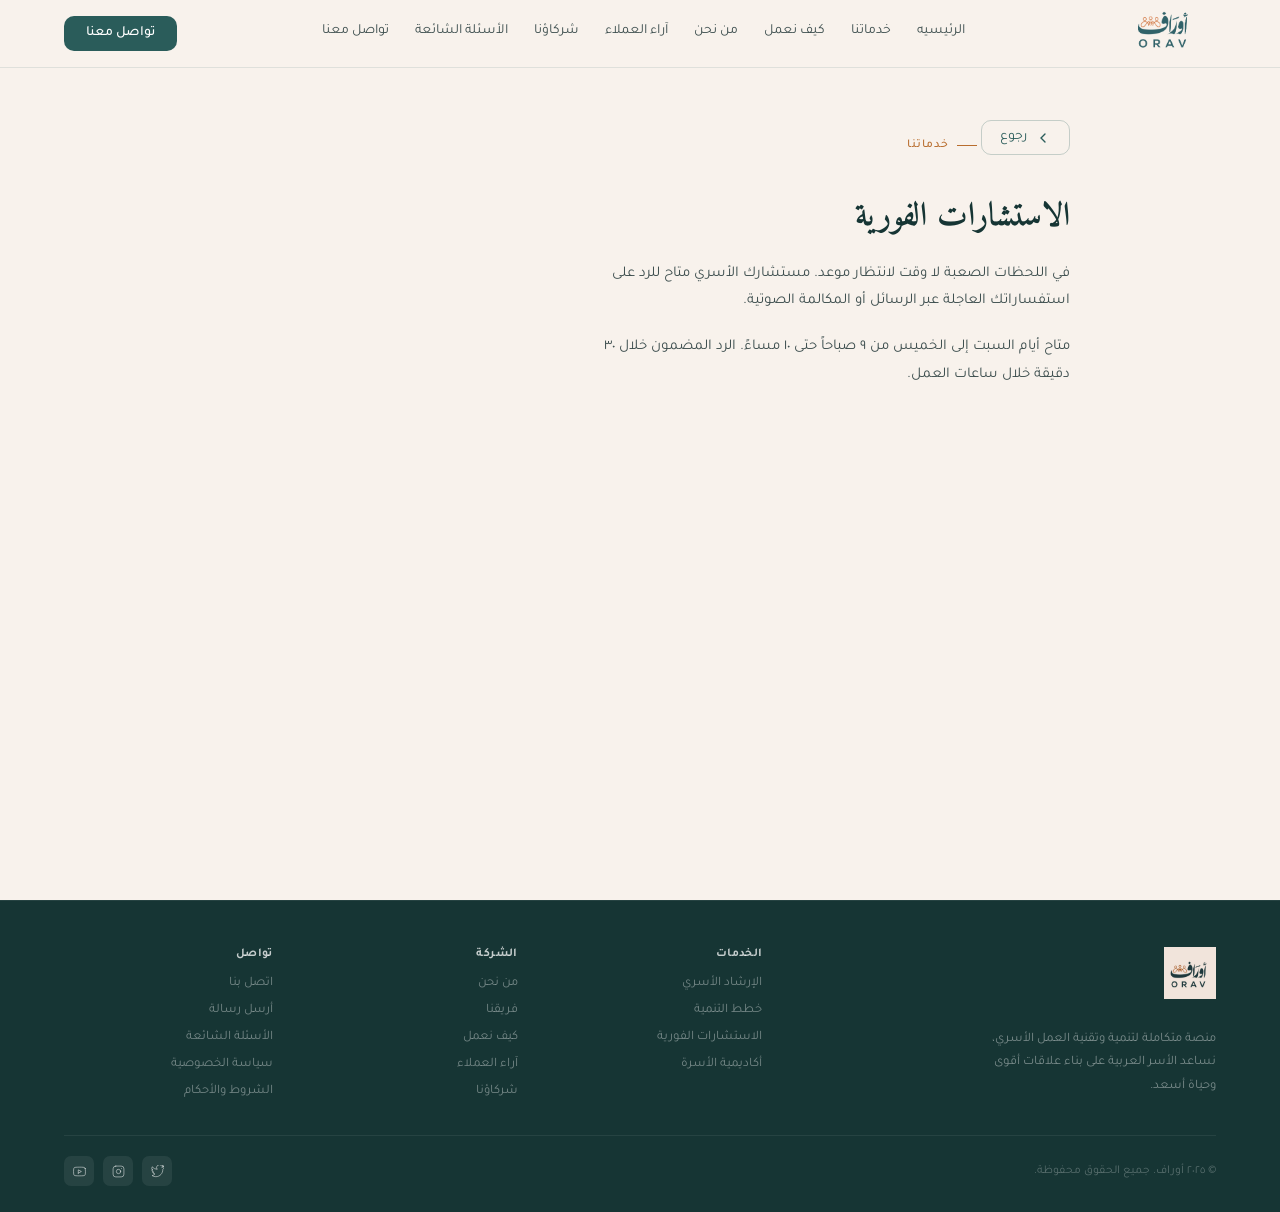
<file: instant.html>
<!doctype html>
<html lang="ar" dir="rtl">
  <head>
    <meta charset="UTF-8" />
    <meta name="viewport" content="width=device-width, initial-scale=1.0" />
    <title>أوراف — الاستشارات الفورية</title>
    <link
      href="https://fonts.googleapis.com/css2?family=Tajawal:wght@300;400;500;700;800&family=Amiri:ital,wght@0,400;0,700;1,400&display=swap"
      rel="stylesheet"
    />
    <link rel="stylesheet" href="css/style.css" />
  </head>
  <body>
    <nav>
      <a class="nav-logo" href="index.html">
        <img src="images/orav-logo.png" class="nav-logo-img" alt="أوراف"
      /></a>
      <div class="nav-menu">
        <a href="index.html">الرئيسيه</a>
        <a href="index.html#services">خدماتنا</a>
        <a href="index.html#how">كيف نعمل</a>
        <a href="index.html#about">من نحن</a>
        <a href="index.html#testimonials">آراء العملاء</a>
        <a href="index.html#partners">شركاؤنا</a>
        <a href="index.html#faq">الأسئلة الشائعة</a>
        <a href="index.html#contact">تواصل معنا</a>
      </div>
      <a class="nav-cta nav-cta-desktop" href="index.html#contact"
        >تواصل معنا</a
      >
      <button class="menu-toggle" onclick="toggleMenu()">☰</button>
    </nav>

    <div class="page-wrapper">
      <div class="content-container">
        <a href="index.html" class="btn-back">
          <svg
            width="16"
            height="16"
            viewBox="0 0 24 24"
            fill="none"
            stroke="currentColor"
            stroke-width="2"
            stroke-linecap="round"
          >
            <polyline points="15,18 9,12 15,6" />
          </svg>
          رجوع
        </a>
        <div class="sec-label">خدماتنا</div>
        <h2 class="sec-title mb-20">الاستشارات الفورية</h2>
        <p class="sec-desc mb-18">
          في اللحظات الصعبة لا وقت لانتظار موعد. مستشارك الأسري متاح للرد على
          استفساراتك العاجلة عبر الرسائل أو المكالمة الصوتية.
        </p>
        <p class="sec-desc">
          متاح أيام السبت إلى الخميس من ٩ صباحاً حتى ١٠ مساءً. الرد المضمون خلال
          ٣٠ دقيقة خلال ساعات العمل.
        </p>
      </div>
    </div>

    <footer>
      <div class="footer-grid">
        <div class="footer-brand">
          <img src="images/logo.jpg" class="footer-logo-img" alt="أوراف" />
          <p>
            منصة متكاملة لتنمية وتقنية العمل الأسري، نساعد الأسر العربية على
            بناء علاقات أقوى وحياة أسعد.
          </p>
        </div>
        <div class="footer-col">
          <h4>الخدمات</h4>
          <ul>
            <li><a href="counseling.html">الإرشاد الأسري</a></li>
            <li><a href="plans.html">خطط التنمية</a></li>
            <li><a href="instant.html">الاستشارات الفورية</a></li>
            <li><a href="academy.html">أكاديمية الأسرة</a></li>
          </ul>
        </div>
        <div class="footer-col">
          <h4>الشركة</h4>
          <ul>
            <li><a href="about.html">من نحن</a></li>
            <li><a href="team.html">فريقنا</a></li>
            <li><a href="how.html">كيف نعمل</a></li>
            <li><a href="testimonials.html">آراء العملاء</a></li>
            <li><a href="partners.html">شركاؤنا</a></li>
          </ul>
        </div>
        <div class="footer-col">
          <h4>تواصل</h4>
          <ul>
            <li><a href="contact.html">اتصل بنا</a></li>
            <li><a href="message.html">أرسل رسالة</a></li>
            <li><a href="faq.html">الأسئلة الشائعة</a></li>
            <li><a href="privacy.html">سياسة الخصوصية</a></li>
            <li><a href="terms.html">الشروط والأحكام</a></li>
          </ul>
        </div>
      </div>
      <div class="footer-btm">
        <span class="footer-copy">© ٢٠٢٥ أوراف. جميع الحقوق محفوظة.</span>
        <div class="socials">
          <div class="soc">
            <svg
              viewBox="0 0 24 24"
              fill="none"
              stroke="rgba(255,255,255,.5)"
              stroke-width="1.8"
              stroke-linecap="round"
            >
              <path
                d="M23 3a10.9 10.9 0 0 1-3.14 1.53A4.48 4.48 0 0 0 22.43.36a9 9 0 0 1-2.88 1.1A4.52 4.52 0 0 0 11.43 8a12.8 12.8 0 0 1-9.29-4.71 4.52 4.52 0 0 0 1.4 6.03 4.47 4.47 0 0 1-2.05-.56v.06a4.52 4.52 0 0 0 3.62 4.43 4.52 4.52 0 0 1-2.04.08 4.52 4.52 0 0 0 4.22 3.13A9.05 9.05 0 0 1 2 19.54a12.77 12.77 0 0 0 6.92 2.03c8.3 0 12.85-6.88 12.85-12.85l-.01-.59A9.22 9.22 0 0 0 24 4.59 9 9 0 0 1 23 3z"
              />
            </svg>
          </div>
          <div class="soc">
            <svg
              viewBox="0 0 24 24"
              fill="none"
              stroke="rgba(255,255,255,.5)"
              stroke-width="1.8"
              stroke-linecap="round"
            >
              <rect x="2" y="2" width="20" height="20" rx="5" />
              <path d="M16 11.37A4 4 0 1 1 12.63 8 4 4 0 0 1 16 11.37z" />
              <line x1="17.5" y1="6.5" x2="17.5" y2="6.5" />
            </svg>
          </div>
          <div class="soc">
            <svg
              viewBox="0 0 24 24"
              fill="none"
              stroke="rgba(255,255,255,.5)"
              stroke-width="1.8"
              stroke-linecap="round"
            >
              <path
                d="M22.54 6.42a2.78 2.78 0 0 0-1.95-1.96C18.88 4 12 4 12 4s-6.88 0-8.59.46A2.78 2.78 0 0 0 1.46 6.42 29 29 0 0 0 1 12a29 29 0 0 0 .46 5.58 2.78 2.78 0 0 0 1.95 1.96C5.12 20 12 20 12 20s6.88 0 8.59-.46a2.78 2.78 0 0 0 1.95-1.96A29 29 0 0 0 23 12a29 29 0 0 0-.46-5.58z"
              />
              <polygon points="9.75,15.02 15.5,12 9.75,8.98 9.75,15.02" />
            </svg>
          </div>
        </div>
      </div>
    </footer>

    <script src="js/page.js"></script>
  </body>
</html>
</file>
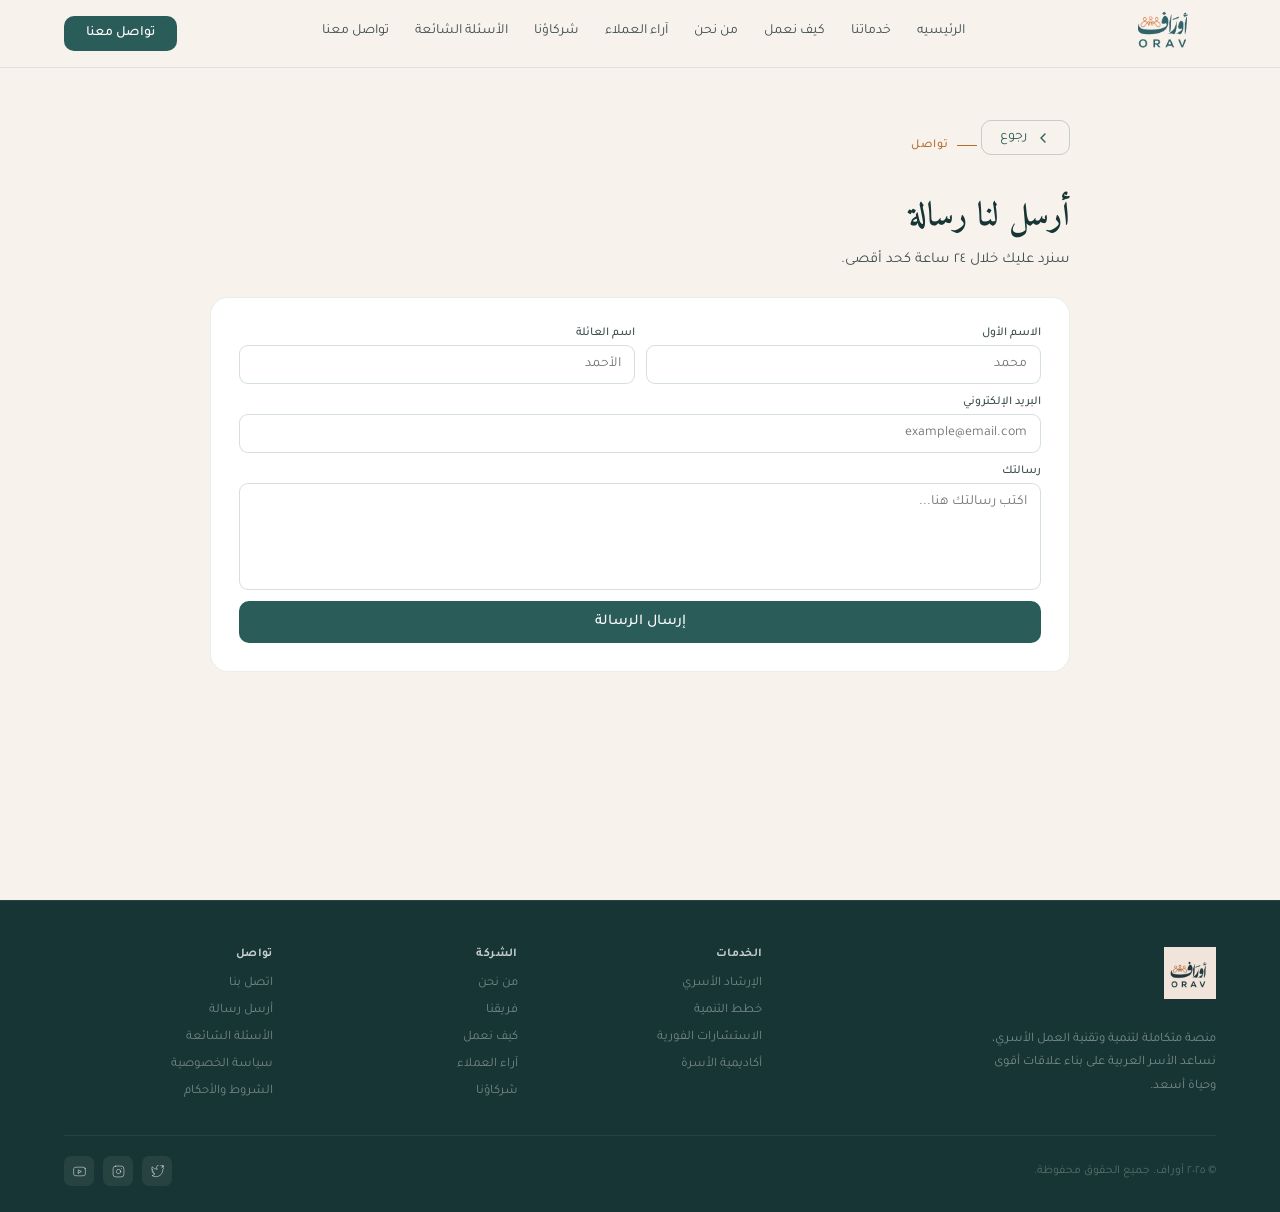
<file: message.html>
<!doctype html>
<html lang="ar" dir="rtl">
  <head>
    <meta charset="UTF-8" />
    <meta name="viewport" content="width=device-width, initial-scale=1.0" />
    <title>أوراف — أرسل رسالة</title>
    <link
      href="https://fonts.googleapis.com/css2?family=Tajawal:wght@300;400;500;700;800&family=Amiri:ital,wght@0,400;0,700;1,400&display=swap"
      rel="stylesheet"
    />
    <link rel="stylesheet" href="css/style.css" />
  </head>
  <body>
    <nav>
      <a class="nav-logo" href="index.html">
        <img src="images/orav-logo.png" class="nav-logo-img" alt="أوراف"
      /></a>
      <div class="nav-menu">
        <a href="index.html">الرئيسيه</a>
        <a href="index.html#services">خدماتنا</a>
        <a href="index.html#how">كيف نعمل</a>
        <a href="index.html#about">من نحن</a>
        <a href="index.html#testimonials">آراء العملاء</a>
        <a href="index.html#partners">شركاؤنا</a>
        <a href="index.html#faq">الأسئلة الشائعة</a>
        <a href="index.html#contact">تواصل معنا</a>
      </div>
      <a class="nav-cta nav-cta-desktop" href="index.html#contact"
        >تواصل معنا</a
      >
      <button class="menu-toggle" onclick="toggleMenu()">☰</button>
    </nav>

    <div class="page-wrapper">
      <div class="content-container">
        <a href="index.html" class="btn-back">
          <svg
            width="16"
            height="16"
            viewBox="0 0 24 24"
            fill="none"
            stroke="currentColor"
            stroke-width="2"
            stroke-linecap="round"
          >
            <polyline points="15,18 9,12 15,6" />
          </svg>
          رجوع
        </a>
        <div class="sec-label">تواصل</div>
        <h2 class="sec-title mb-6">أرسل لنا رسالة</h2>
        <p class="sec-desc mb-24">سنرد عليك خلال ٢٤ ساعة كحد أقصى.</p>
        <div class="pg-form-wrap">
          <div class="pg-form-grid">
            <div class="pg-form-group">
              <label class="pg-form-label">الاسم الأول</label>
              <input type="text" placeholder="محمد" class="pg-form-input" />
            </div>
            <div class="pg-form-group">
              <label class="pg-form-label">اسم العائلة</label>
              <input type="text" placeholder="الأحمد" class="pg-form-input" />
            </div>
          </div>
          <div class="pg-form-group">
            <label class="pg-form-label">البريد الإلكتروني</label>
            <input
              type="email"
              placeholder="example@email.com"
              class="pg-form-input"
            />
          </div>
          <div class="pg-form-group">
            <label class="pg-form-label">رسالتك</label>
            <textarea
              rows="5"
              placeholder="اكتب رسالتك هنا..."
              class="pg-form-textarea"
            ></textarea>
          </div>
          <button class="pg-form-btn">إرسال الرسالة</button>
        </div>
      </div>
    </div>

    <footer>
      <div class="footer-grid">
        <div class="footer-brand">
          <img src="images/logo.jpg" class="footer-logo-img" alt="أوراف" />
          <p>
            منصة متكاملة لتنمية وتقنية العمل الأسري، نساعد الأسر العربية على
            بناء علاقات أقوى وحياة أسعد.
          </p>
        </div>
        <div class="footer-col">
          <h4>الخدمات</h4>
          <ul>
            <li><a href="counseling.html">الإرشاد الأسري</a></li>
            <li><a href="plans.html">خطط التنمية</a></li>
            <li><a href="instant.html">الاستشارات الفورية</a></li>
            <li><a href="academy.html">أكاديمية الأسرة</a></li>
          </ul>
        </div>
        <div class="footer-col">
          <h4>الشركة</h4>
          <ul>
            <li><a href="about.html">من نحن</a></li>
            <li><a href="team.html">فريقنا</a></li>
            <li><a href="how.html">كيف نعمل</a></li>
            <li><a href="testimonials.html">آراء العملاء</a></li>
            <li><a href="partners.html">شركاؤنا</a></li>
          </ul>
        </div>
        <div class="footer-col">
          <h4>تواصل</h4>
          <ul>
            <li><a href="contact.html">اتصل بنا</a></li>
            <li><a href="message.html">أرسل رسالة</a></li>
            <li><a href="faq.html">الأسئلة الشائعة</a></li>
            <li><a href="privacy.html">سياسة الخصوصية</a></li>
            <li><a href="terms.html">الشروط والأحكام</a></li>
          </ul>
        </div>
      </div>
      <div class="footer-btm">
        <span class="footer-copy">© ٢٠٢٥ أوراف. جميع الحقوق محفوظة.</span>
        <div class="socials">
          <div class="soc">
            <svg
              viewBox="0 0 24 24"
              fill="none"
              stroke="rgba(255,255,255,.5)"
              stroke-width="1.8"
              stroke-linecap="round"
            >
              <path
                d="M23 3a10.9 10.9 0 0 1-3.14 1.53A4.48 4.48 0 0 0 22.43.36a9 9 0 0 1-2.88 1.1A4.52 4.52 0 0 0 11.43 8a12.8 12.8 0 0 1-9.29-4.71 4.52 4.52 0 0 0 1.4 6.03 4.47 4.47 0 0 1-2.05-.56v.06a4.52 4.52 0 0 0 3.62 4.43 4.52 4.52 0 0 1-2.04.08 4.52 4.52 0 0 0 4.22 3.13A9.05 9.05 0 0 1 2 19.54a12.77 12.77 0 0 0 6.92 2.03c8.3 0 12.85-6.88 12.85-12.85l-.01-.59A9.22 9.22 0 0 0 24 4.59 9 9 0 0 1 23 3z"
              />
            </svg>
          </div>
          <div class="soc">
            <svg
              viewBox="0 0 24 24"
              fill="none"
              stroke="rgba(255,255,255,.5)"
              stroke-width="1.8"
              stroke-linecap="round"
            >
              <rect x="2" y="2" width="20" height="20" rx="5" />
              <path d="M16 11.37A4 4 0 1 1 12.63 8 4 4 0 0 1 16 11.37z" />
              <line x1="17.5" y1="6.5" x2="17.5" y2="6.5" />
            </svg>
          </div>
          <div class="soc">
            <svg
              viewBox="0 0 24 24"
              fill="none"
              stroke="rgba(255,255,255,.5)"
              stroke-width="1.8"
              stroke-linecap="round"
            >
              <path
                d="M22.54 6.42a2.78 2.78 0 0 0-1.95-1.96C18.88 4 12 4 12 4s-6.88 0-8.59.46A2.78 2.78 0 0 0 1.46 6.42 29 29 0 0 0 1 12a29 29 0 0 0 .46 5.58 2.78 2.78 0 0 0 1.95 1.96C5.12 20 12 20 12 20s6.88 0 8.59-.46a2.78 2.78 0 0 0 1.95-1.96A29 29 0 0 0 23 12a29 29 0 0 0-.46-5.58z"
              />
              <polygon points="9.75,15.02 15.5,12 9.75,8.98 9.75,15.02" />
            </svg>
          </div>
        </div>
      </div>
    </footer>

    <script src="js/page.js"></script>
  </body>
</html>
</file>
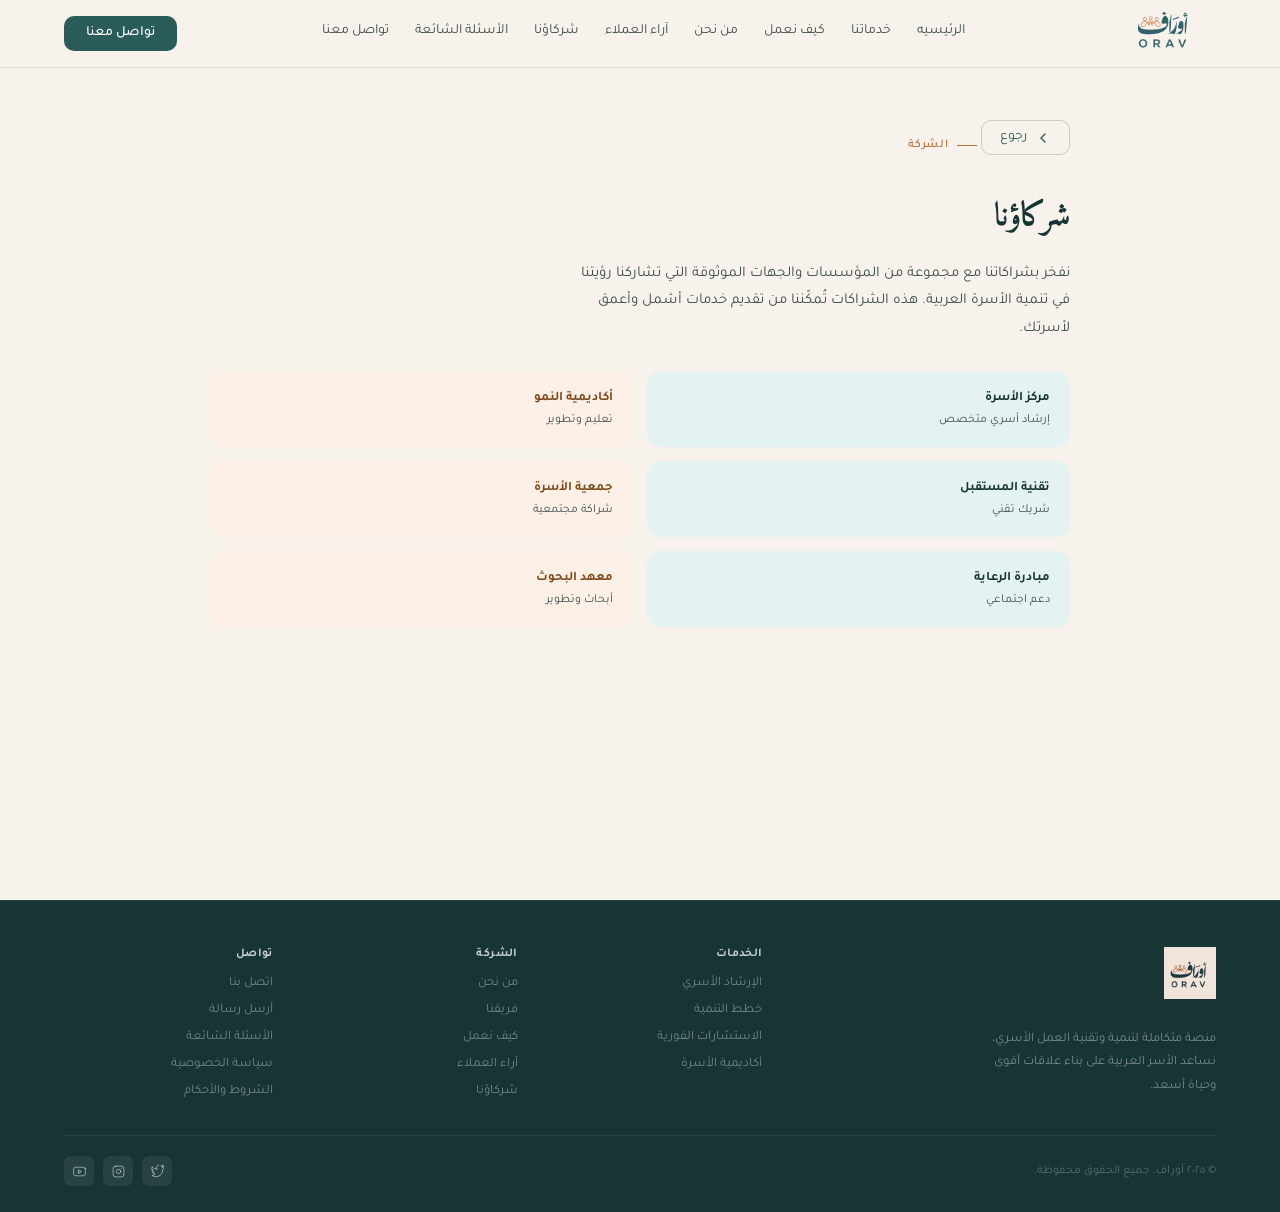
<file: partners.html>
<!doctype html>
<html lang="ar" dir="rtl">
  <head>
    <meta charset="UTF-8" />
    <meta name="viewport" content="width=device-width, initial-scale=1.0" />
    <title>أوراف — شركاؤنا</title>
    <link
      href="https://fonts.googleapis.com/css2?family=Tajawal:wght@300;400;500;700;800&family=Amiri:ital,wght@0,400;0,700;1,400&display=swap"
      rel="stylesheet"
    />
    <link rel="stylesheet" href="css/style.css" />
  </head>
  <body>
    <nav>
      <a class="nav-logo" href="index.html">
        <img src="images/orav-logo.png" class="nav-logo-img" alt="أوراف"
      /></a>
      <div class="nav-menu">
        <a href="index.html">الرئيسيه</a>
        <a href="index.html#services">خدماتنا</a>
        <a href="index.html#how">كيف نعمل</a>
        <a href="index.html#about">من نحن</a>
        <a href="index.html#testimonials">آراء العملاء</a>
        <a href="index.html#partners">شركاؤنا</a>
        <a href="index.html#faq">الأسئلة الشائعة</a>
        <a href="index.html#contact">تواصل معنا</a>
      </div>
      <a class="nav-cta nav-cta-desktop" href="index.html#contact"
        >تواصل معنا</a
      >
      <button class="menu-toggle" onclick="toggleMenu()">☰</button>
    </nav>

    <div class="page-wrapper">
      <div class="content-container">
        <a href="index.html" class="btn-back">
          <svg
            width="16"
            height="16"
            viewBox="0 0 24 24"
            fill="none"
            stroke="currentColor"
            stroke-width="2"
            stroke-linecap="round"
          >
            <polyline points="15,18 9,12 15,6" />
          </svg>
          رجوع
        </a>
        <div class="sec-label">الشركة</div>
        <h2 class="sec-title mb-20">شركاؤنا</h2>
        <p class="sec-desc mb-28">
          نفخر بشراكاتنا مع مجموعة من المؤسسات والجهات الموثوقة التي تشاركنا
          رؤيتنا في تنمية الأسرة العربية. هذه الشراكات تُمكّننا من تقديم خدمات
          أشمل وأعمق لأسرتك.
        </p>
        <div class="pg-grid-2">
          <div class="pg-card-teal">
            <div class="pg-card-title">مركز الأسرة</div>
            <div class="pg-card-desc">إرشاد أسري متخصص</div>
          </div>
          <div class="pg-card-bronze">
            <div class="pg-card-title">أكاديمية النمو</div>
            <div class="pg-card-desc">تعليم وتطوير</div>
          </div>
          <div class="pg-card-teal">
            <div class="pg-card-title">تقنية المستقبل</div>
            <div class="pg-card-desc">شريك تقني</div>
          </div>
          <div class="pg-card-bronze">
            <div class="pg-card-title">جمعية الأسرة</div>
            <div class="pg-card-desc">شراكة مجتمعية</div>
          </div>
          <div class="pg-card-teal">
            <div class="pg-card-title">مبادرة الرعاية</div>
            <div class="pg-card-desc">دعم اجتماعي</div>
          </div>
          <div class="pg-card-bronze">
            <div class="pg-card-title">معهد البحوث</div>
            <div class="pg-card-desc">أبحاث وتطوير</div>
          </div>
        </div>
      </div>
    </div>

    <footer>
      <div class="footer-grid">
        <div class="footer-brand">
          <img src="images/logo.jpg" class="footer-logo-img" alt="أوراف" />
          <p>
            منصة متكاملة لتنمية وتقنية العمل الأسري، نساعد الأسر العربية على
            بناء علاقات أقوى وحياة أسعد.
          </p>
        </div>
        <div class="footer-col">
          <h4>الخدمات</h4>
          <ul>
            <li><a href="counseling.html">الإرشاد الأسري</a></li>
            <li><a href="plans.html">خطط التنمية</a></li>
            <li><a href="instant.html">الاستشارات الفورية</a></li>
            <li><a href="academy.html">أكاديمية الأسرة</a></li>
          </ul>
        </div>
        <div class="footer-col">
          <h4>الشركة</h4>
          <ul>
            <li><a href="about.html">من نحن</a></li>
            <li><a href="team.html">فريقنا</a></li>
            <li><a href="how.html">كيف نعمل</a></li>
            <li><a href="testimonials.html">آراء العملاء</a></li>
            <li><a href="partners.html">شركاؤنا</a></li>
          </ul>
        </div>
        <div class="footer-col">
          <h4>تواصل</h4>
          <ul>
            <li><a href="contact.html">اتصل بنا</a></li>
            <li><a href="message.html">أرسل رسالة</a></li>
            <li><a href="faq.html">الأسئلة الشائعة</a></li>
            <li><a href="privacy.html">سياسة الخصوصية</a></li>
            <li><a href="terms.html">الشروط والأحكام</a></li>
          </ul>
        </div>
      </div>
      <div class="footer-btm">
        <span class="footer-copy">© ٢٠٢٥ أوراف. جميع الحقوق محفوظة.</span>
        <div class="socials">
          <div class="soc">
            <svg
              viewBox="0 0 24 24"
              fill="none"
              stroke="rgba(255,255,255,.5)"
              stroke-width="1.8"
              stroke-linecap="round"
            >
              <path
                d="M23 3a10.9 10.9 0 0 1-3.14 1.53A4.48 4.48 0 0 0 22.43.36a9 9 0 0 1-2.88 1.1A4.52 4.52 0 0 0 11.43 8a12.8 12.8 0 0 1-9.29-4.71 4.52 4.52 0 0 0 1.4 6.03 4.47 4.47 0 0 1-2.05-.56v.06a4.52 4.52 0 0 0 3.62 4.43 4.52 4.52 0 0 1-2.04.08 4.52 4.52 0 0 0 4.22 3.13A9.05 9.05 0 0 1 2 19.54a12.77 12.77 0 0 0 6.92 2.03c8.3 0 12.85-6.88 12.85-12.85l-.01-.59A9.22 9.22 0 0 0 24 4.59 9 9 0 0 1 23 3z"
              />
            </svg>
          </div>
          <div class="soc">
            <svg
              viewBox="0 0 24 24"
              fill="none"
              stroke="rgba(255,255,255,.5)"
              stroke-width="1.8"
              stroke-linecap="round"
            >
              <rect x="2" y="2" width="20" height="20" rx="5" />
              <path d="M16 11.37A4 4 0 1 1 12.63 8 4 4 0 0 1 16 11.37z" />
              <line x1="17.5" y1="6.5" x2="17.5" y2="6.5" />
            </svg>
          </div>
          <div class="soc">
            <svg
              viewBox="0 0 24 24"
              fill="none"
              stroke="rgba(255,255,255,.5)"
              stroke-width="1.8"
              stroke-linecap="round"
            >
              <path
                d="M22.54 6.42a2.78 2.78 0 0 0-1.95-1.96C18.88 4 12 4 12 4s-6.88 0-8.59.46A2.78 2.78 0 0 0 1.46 6.42 29 29 0 0 0 1 12a29 29 0 0 0 .46 5.58 2.78 2.78 0 0 0 1.95 1.96C5.12 20 12 20 12 20s6.88 0 8.59-.46a2.78 2.78 0 0 0 1.95-1.96A29 29 0 0 0 23 12a29 29 0 0 0-.46-5.58z"
              />
              <polygon points="9.75,15.02 15.5,12 9.75,8.98 9.75,15.02" />
            </svg>
          </div>
        </div>
      </div>
    </footer>

    <script src="js/page.js"></script>
  </body>
</html>
</file>
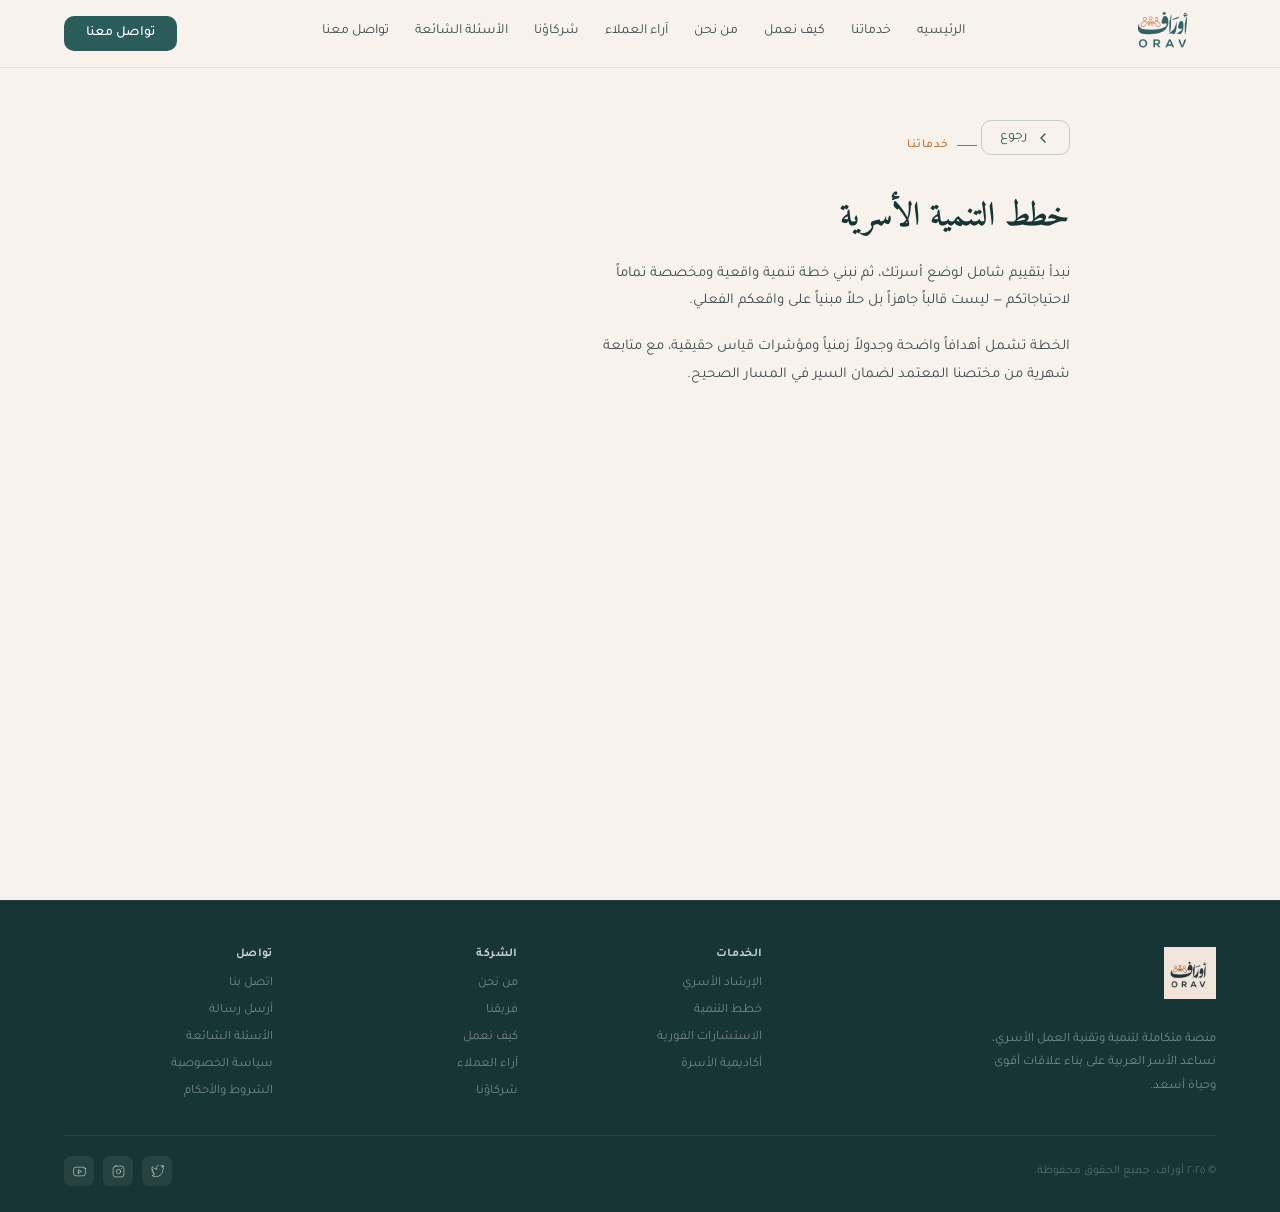
<file: plans.html>
<!doctype html>
<html lang="ar" dir="rtl">
  <head>
    <meta charset="UTF-8" />
    <meta name="viewport" content="width=device-width, initial-scale=1.0" />
    <title>أوراف — خطط التنمية</title>
    <link
      href="https://fonts.googleapis.com/css2?family=Tajawal:wght@300;400;500;700;800&family=Amiri:ital,wght@0,400;0,700;1,400&display=swap"
      rel="stylesheet"
    />
    <link rel="stylesheet" href="css/style.css" />
  </head>
  <body>
    <nav>
      <a class="nav-logo" href="index.html">
        <img src="images/orav-logo.png" class="nav-logo-img" alt="أوراف"
      /></a>
      <div class="nav-menu">
        <a href="index.html">الرئيسيه</a>
        <a href="index.html#services">خدماتنا</a>
        <a href="index.html#how">كيف نعمل</a>
        <a href="index.html#about">من نحن</a>
        <a href="index.html#testimonials">آراء العملاء</a>
        <a href="index.html#partners">شركاؤنا</a>
        <a href="index.html#faq">الأسئلة الشائعة</a>
        <a href="index.html#contact">تواصل معنا</a>
      </div>
      <a class="nav-cta nav-cta-desktop" href="index.html#contact"
        >تواصل معنا</a
      >
      <button class="menu-toggle" onclick="toggleMenu()">☰</button>
    </nav>

    <div class="page-wrapper">
      <div class="content-container">
        <a href="index.html" class="btn-back">
          <svg
            width="16"
            height="16"
            viewBox="0 0 24 24"
            fill="none"
            stroke="currentColor"
            stroke-width="2"
            stroke-linecap="round"
          >
            <polyline points="15,18 9,12 15,6" />
          </svg>
          رجوع
        </a>
        <div class="sec-label">خدماتنا</div>
        <h2 class="sec-title mb-20">خطط التنمية الأسرية</h2>
        <p class="sec-desc mb-18">
          نبدأ بتقييم شامل لوضع أسرتك، ثم نبني خطة تنمية واقعية ومخصصة تماماً
          لاحتياجاتكم — ليست قالباً جاهزاً بل حلاً مبنياً على واقعكم الفعلي.
        </p>
        <p class="sec-desc">
          الخطة تشمل أهدافاً واضحة وجدولاً زمنياً ومؤشرات قياس حقيقية، مع متابعة
          شهرية من مختصنا المعتمد لضمان السير في المسار الصحيح.
        </p>
      </div>
    </div>

    <footer>
      <div class="footer-grid">
        <div class="footer-brand">
          <img src="images/logo.jpg" class="footer-logo-img" alt="أوراف" />
          <p>
            منصة متكاملة لتنمية وتقنية العمل الأسري، نساعد الأسر العربية على
            بناء علاقات أقوى وحياة أسعد.
          </p>
        </div>
        <div class="footer-col">
          <h4>الخدمات</h4>
          <ul>
            <li><a href="counseling.html">الإرشاد الأسري</a></li>
            <li><a href="plans.html">خطط التنمية</a></li>
            <li><a href="instant.html">الاستشارات الفورية</a></li>
            <li><a href="academy.html">أكاديمية الأسرة</a></li>
          </ul>
        </div>
        <div class="footer-col">
          <h4>الشركة</h4>
          <ul>
            <li><a href="about.html">من نحن</a></li>
            <li><a href="team.html">فريقنا</a></li>
            <li><a href="how.html">كيف نعمل</a></li>
            <li><a href="testimonials.html">آراء العملاء</a></li>
            <li><a href="partners.html">شركاؤنا</a></li>
          </ul>
        </div>
        <div class="footer-col">
          <h4>تواصل</h4>
          <ul>
            <li><a href="contact.html">اتصل بنا</a></li>
            <li><a href="message.html">أرسل رسالة</a></li>
            <li><a href="faq.html">الأسئلة الشائعة</a></li>
            <li><a href="privacy.html">سياسة الخصوصية</a></li>
            <li><a href="terms.html">الشروط والأحكام</a></li>
          </ul>
        </div>
      </div>
      <div class="footer-btm">
        <span class="footer-copy">© ٢٠٢٥ أوراف. جميع الحقوق محفوظة.</span>
        <div class="socials">
          <div class="soc">
            <svg
              viewBox="0 0 24 24"
              fill="none"
              stroke="rgba(255,255,255,.5)"
              stroke-width="1.8"
              stroke-linecap="round"
            >
              <path
                d="M23 3a10.9 10.9 0 0 1-3.14 1.53A4.48 4.48 0 0 0 22.43.36a9 9 0 0 1-2.88 1.1A4.52 4.52 0 0 0 11.43 8a12.8 12.8 0 0 1-9.29-4.71 4.52 4.52 0 0 0 1.4 6.03 4.47 4.47 0 0 1-2.05-.56v.06a4.52 4.52 0 0 0 3.62 4.43 4.52 4.52 0 0 1-2.04.08 4.52 4.52 0 0 0 4.22 3.13A9.05 9.05 0 0 1 2 19.54a12.77 12.77 0 0 0 6.92 2.03c8.3 0 12.85-6.88 12.85-12.85l-.01-.59A9.22 9.22 0 0 0 24 4.59 9 9 0 0 1 23 3z"
              />
            </svg>
          </div>
          <div class="soc">
            <svg
              viewBox="0 0 24 24"
              fill="none"
              stroke="rgba(255,255,255,.5)"
              stroke-width="1.8"
              stroke-linecap="round"
            >
              <rect x="2" y="2" width="20" height="20" rx="5" />
              <path d="M16 11.37A4 4 0 1 1 12.63 8 4 4 0 0 1 16 11.37z" />
              <line x1="17.5" y1="6.5" x2="17.5" y2="6.5" />
            </svg>
          </div>
          <div class="soc">
            <svg
              viewBox="0 0 24 24"
              fill="none"
              stroke="rgba(255,255,255,.5)"
              stroke-width="1.8"
              stroke-linecap="round"
            >
              <path
                d="M22.54 6.42a2.78 2.78 0 0 0-1.95-1.96C18.88 4 12 4 12 4s-6.88 0-8.59.46A2.78 2.78 0 0 0 1.46 6.42 29 29 0 0 0 1 12a29 29 0 0 0 .46 5.58 2.78 2.78 0 0 0 1.95 1.96C5.12 20 12 20 12 20s6.88 0 8.59-.46a2.78 2.78 0 0 0 1.95-1.96A29 29 0 0 0 23 12a29 29 0 0 0-.46-5.58z"
              />
              <polygon points="9.75,15.02 15.5,12 9.75,8.98 9.75,15.02" />
            </svg>
          </div>
        </div>
      </div>
    </footer>

    <script src="js/page.js"></script>
  </body>
</html>
</file>
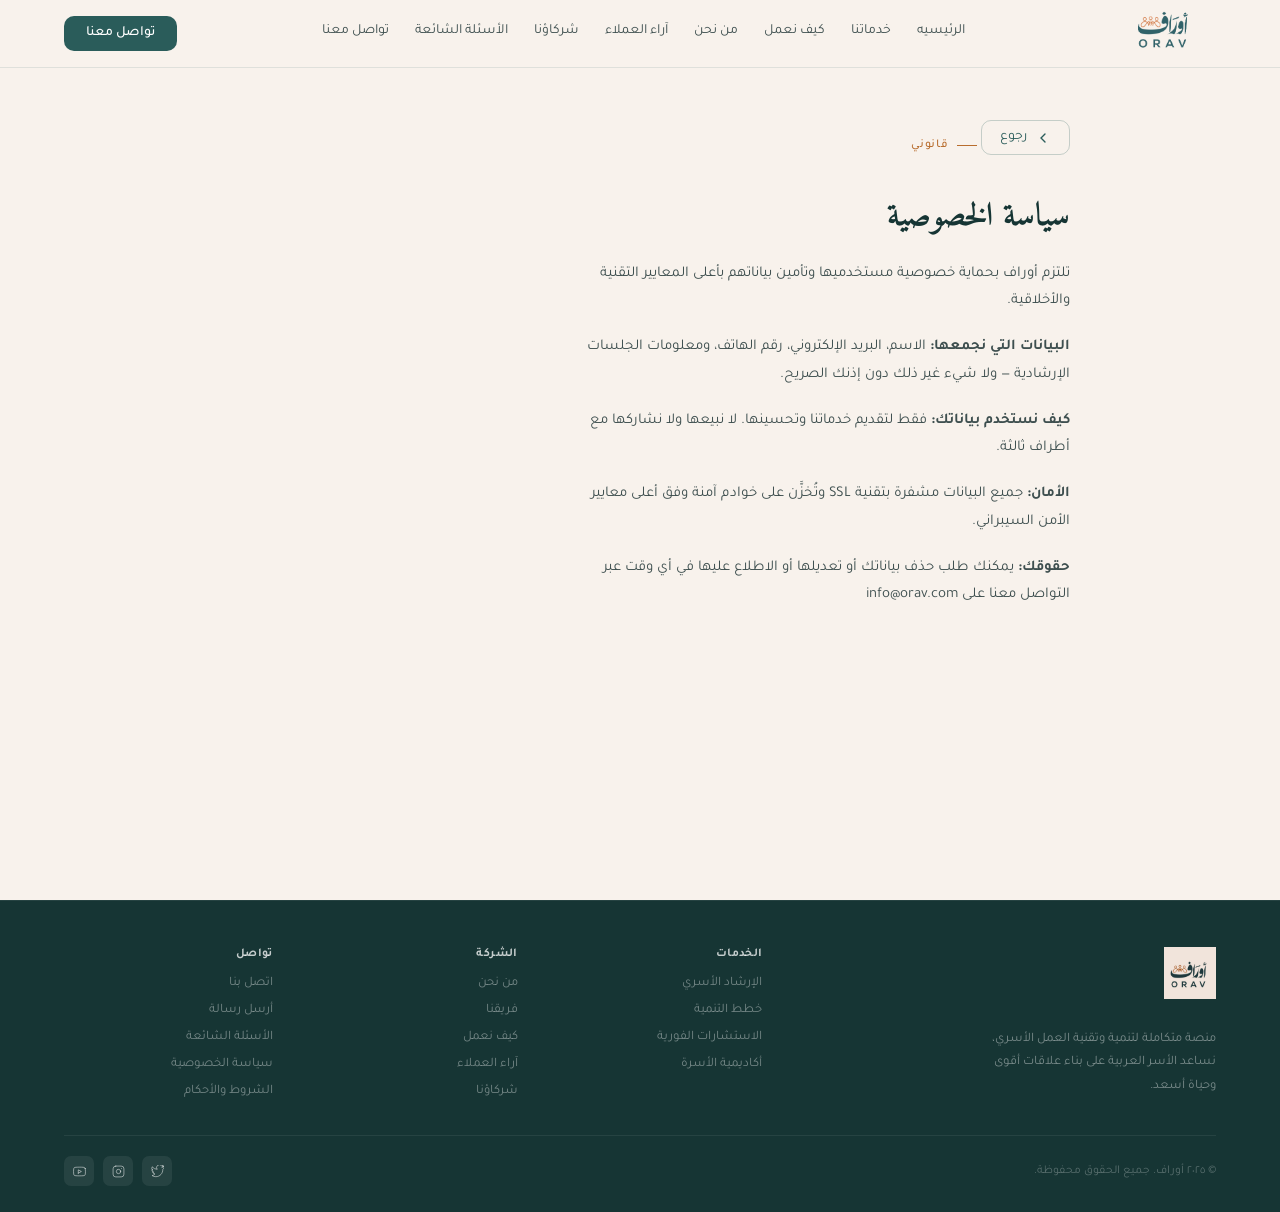
<file: privacy.html>
<!doctype html>
<html lang="ar" dir="rtl">
  <head>
    <meta charset="UTF-8" />
    <meta name="viewport" content="width=device-width, initial-scale=1.0" />
    <title>أوراف — سياسة الخصوصية</title>
    <link
      href="https://fonts.googleapis.com/css2?family=Tajawal:wght@300;400;500;700;800&family=Amiri:ital,wght@0,400;0,700;1,400&display=swap"
      rel="stylesheet"
    />
    <link rel="stylesheet" href="css/style.css" />
  </head>
  <body>
    <nav>
      <a class="nav-logo" href="index.html">
        <img src="images/orav-logo.png" class="nav-logo-img" alt="أوراف"
      /></a>
      <div class="nav-menu">
        <a href="index.html">الرئيسيه</a>
        <a href="index.html#services">خدماتنا</a>
        <a href="index.html#how">كيف نعمل</a>
        <a href="index.html#about">من نحن</a>
        <a href="index.html#testimonials">آراء العملاء</a>
        <a href="index.html#partners">شركاؤنا</a>
        <a href="index.html#faq">الأسئلة الشائعة</a>
        <a href="index.html#contact">تواصل معنا</a>
      </div>
      <a class="nav-cta nav-cta-desktop" href="index.html#contact"
        >تواصل معنا</a
      >
      <button class="menu-toggle" onclick="toggleMenu()">☰</button>
    </nav>

    <div class="page-wrapper">
      <div class="content-container">
        <a href="index.html" class="btn-back">
          <svg
            width="16"
            height="16"
            viewBox="0 0 24 24"
            fill="none"
            stroke="currentColor"
            stroke-width="2"
            stroke-linecap="round"
          >
            <polyline points="15,18 9,12 15,6" />
          </svg>
          رجوع
        </a>
        <div class="sec-label">قانوني</div>
        <h2 class="sec-title mb-20">سياسة الخصوصية</h2>
        <p class="sec-desc mb-18">
          تلتزم أوراف بحماية خصوصية مستخدميها وتأمين بياناتهم بأعلى المعايير
          التقنية والأخلاقية.
        </p>
        <p class="sec-desc mb-18">
          <strong>البيانات التي نجمعها:</strong> الاسم، البريد الإلكتروني، رقم
          الهاتف، ومعلومات الجلسات الإرشادية — ولا شيء غير ذلك دون إذنك الصريح.
        </p>
        <p class="sec-desc mb-18">
          <strong>كيف نستخدم بياناتك:</strong> فقط لتقديم خدماتنا وتحسينها. لا
          نبيعها ولا نشاركها مع أطراف ثالثة.
        </p>
        <p class="sec-desc mb-18">
          <strong>الأمان:</strong> جميع البيانات مشفرة بتقنية SSL وتُخزَّن على
          خوادم آمنة وفق أعلى معايير الأمن السيبراني.
        </p>
        <p class="sec-desc">
          <strong>حقوقك:</strong> يمكنك طلب حذف بياناتك أو تعديلها أو الاطلاع
          عليها في أي وقت عبر التواصل معنا على info@orav.com
        </p>
      </div>
    </div>

    <footer>
      <div class="footer-grid">
        <div class="footer-brand">
          <img src="images/logo.jpg" class="footer-logo-img" alt="أوراف" />
          <p>
            منصة متكاملة لتنمية وتقنية العمل الأسري، نساعد الأسر العربية على
            بناء علاقات أقوى وحياة أسعد.
          </p>
        </div>
        <div class="footer-col">
          <h4>الخدمات</h4>
          <ul>
            <li><a href="counseling.html">الإرشاد الأسري</a></li>
            <li><a href="plans.html">خطط التنمية</a></li>
            <li><a href="instant.html">الاستشارات الفورية</a></li>
            <li><a href="academy.html">أكاديمية الأسرة</a></li>
          </ul>
        </div>
        <div class="footer-col">
          <h4>الشركة</h4>
          <ul>
            <li><a href="about.html">من نحن</a></li>
            <li><a href="team.html">فريقنا</a></li>
            <li><a href="how.html">كيف نعمل</a></li>
            <li><a href="testimonials.html">آراء العملاء</a></li>
            <li><a href="partners.html">شركاؤنا</a></li>
          </ul>
        </div>
        <div class="footer-col">
          <h4>تواصل</h4>
          <ul>
            <li><a href="contact.html">اتصل بنا</a></li>
            <li><a href="message.html">أرسل رسالة</a></li>
            <li><a href="faq.html">الأسئلة الشائعة</a></li>
            <li><a href="privacy.html">سياسة الخصوصية</a></li>
            <li><a href="terms.html">الشروط والأحكام</a></li>
          </ul>
        </div>
      </div>
      <div class="footer-btm">
        <span class="footer-copy">© ٢٠٢٥ أوراف. جميع الحقوق محفوظة.</span>
        <div class="socials">
          <div class="soc">
            <svg
              viewBox="0 0 24 24"
              fill="none"
              stroke="rgba(255,255,255,.5)"
              stroke-width="1.8"
              stroke-linecap="round"
            >
              <path
                d="M23 3a10.9 10.9 0 0 1-3.14 1.53A4.48 4.48 0 0 0 22.43.36a9 9 0 0 1-2.88 1.1A4.52 4.52 0 0 0 11.43 8a12.8 12.8 0 0 1-9.29-4.71 4.52 4.52 0 0 0 1.4 6.03 4.47 4.47 0 0 1-2.05-.56v.06a4.52 4.52 0 0 0 3.62 4.43 4.52 4.52 0 0 1-2.04.08 4.52 4.52 0 0 0 4.22 3.13A9.05 9.05 0 0 1 2 19.54a12.77 12.77 0 0 0 6.92 2.03c8.3 0 12.85-6.88 12.85-12.85l-.01-.59A9.22 9.22 0 0 0 24 4.59 9 9 0 0 1 23 3z"
              />
            </svg>
          </div>
          <div class="soc">
            <svg
              viewBox="0 0 24 24"
              fill="none"
              stroke="rgba(255,255,255,.5)"
              stroke-width="1.8"
              stroke-linecap="round"
            >
              <rect x="2" y="2" width="20" height="20" rx="5" />
              <path d="M16 11.37A4 4 0 1 1 12.63 8 4 4 0 0 1 16 11.37z" />
              <line x1="17.5" y1="6.5" x2="17.5" y2="6.5" />
            </svg>
          </div>
          <div class="soc">
            <svg
              viewBox="0 0 24 24"
              fill="none"
              stroke="rgba(255,255,255,.5)"
              stroke-width="1.8"
              stroke-linecap="round"
            >
              <path
                d="M22.54 6.42a2.78 2.78 0 0 0-1.95-1.96C18.88 4 12 4 12 4s-6.88 0-8.59.46A2.78 2.78 0 0 0 1.46 6.42 29 29 0 0 0 1 12a29 29 0 0 0 .46 5.58 2.78 2.78 0 0 0 1.95 1.96C5.12 20 12 20 12 20s6.88 0 8.59-.46a2.78 2.78 0 0 0 1.95-1.96A29 29 0 0 0 23 12a29 29 0 0 0-.46-5.58z"
              />
              <polygon points="9.75,15.02 15.5,12 9.75,8.98 9.75,15.02" />
            </svg>
          </div>
        </div>
      </div>
    </footer>

    <script src="js/page.js"></script>
  </body>
</html>
</file>
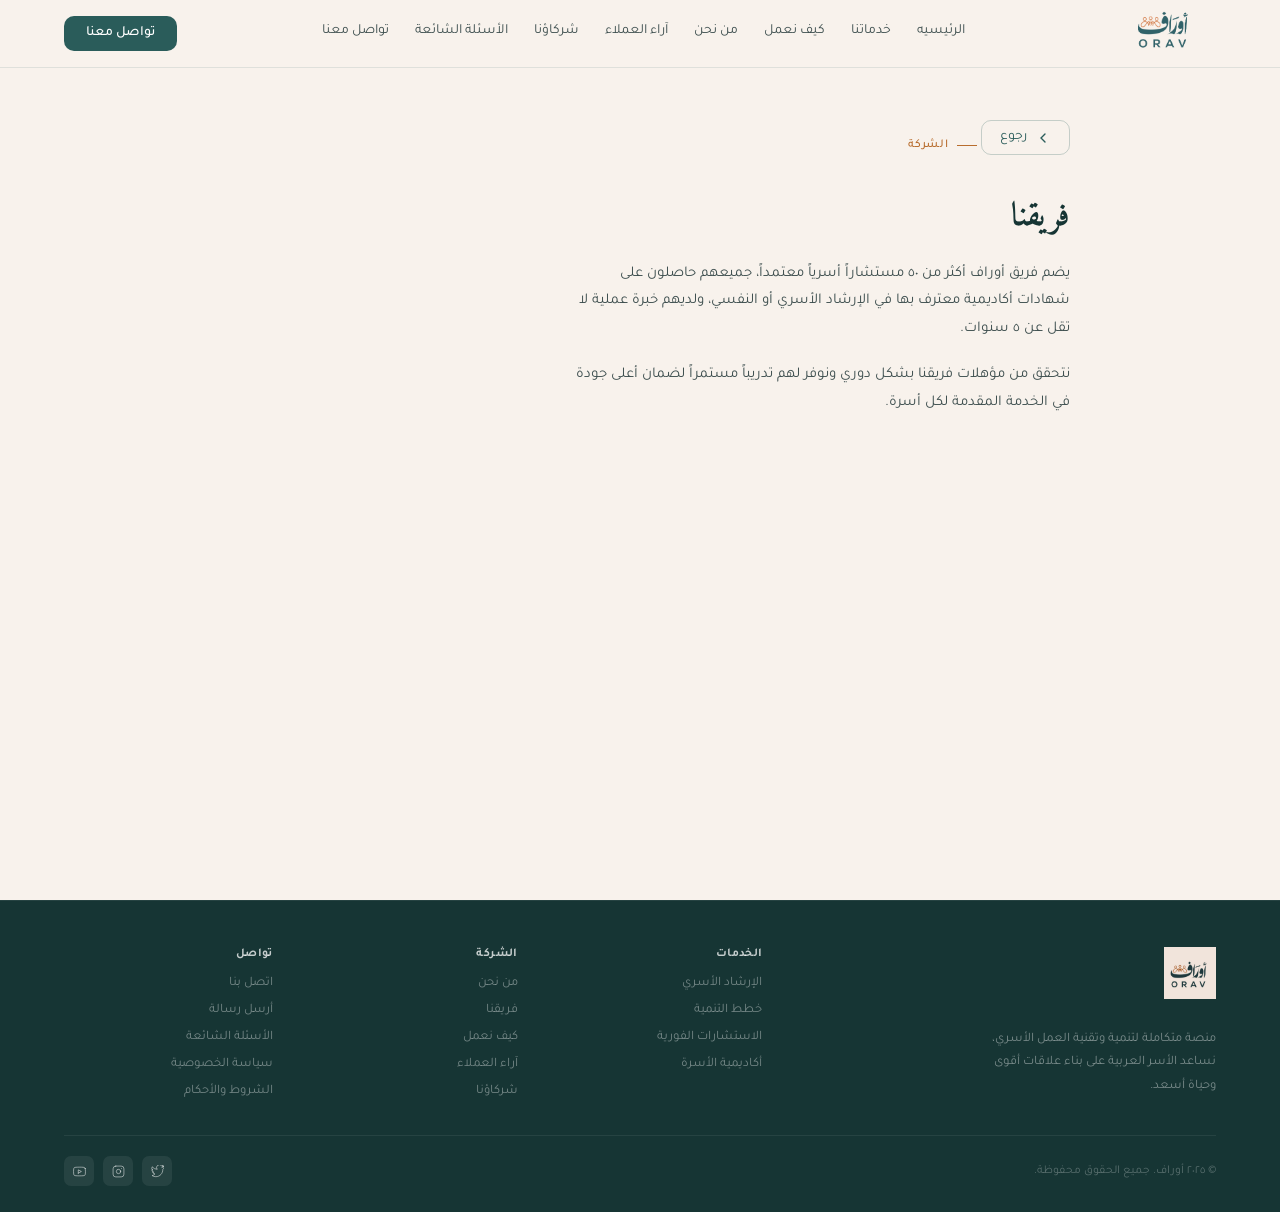
<file: team.html>
<!doctype html>
<html lang="ar" dir="rtl">
  <head>
    <meta charset="UTF-8" />
    <meta name="viewport" content="width=device-width, initial-scale=1.0" />
    <title>أوراف — فريقنا</title>
    <link
      href="https://fonts.googleapis.com/css2?family=Tajawal:wght@300;400;500;700;800&family=Amiri:ital,wght@0,400;0,700;1,400&display=swap"
      rel="stylesheet"
    />
    <link rel="stylesheet" href="css/style.css" />
  </head>
  <body>
    <nav>
      <a class="nav-logo" href="index.html">
        <img src="images/orav-logo.png" class="nav-logo-img" alt="أوراف"
      /></a>
      <div class="nav-menu">
        <a href="index.html">الرئيسيه</a>
        <a href="index.html#services">خدماتنا</a>
        <a href="index.html#how">كيف نعمل</a>
        <a href="index.html#about">من نحن</a>
        <a href="index.html#testimonials">آراء العملاء</a>
        <a href="index.html#partners">شركاؤنا</a>
        <a href="index.html#faq">الأسئلة الشائعة</a>
        <a href="index.html#contact">تواصل معنا</a>
      </div>
      <a class="nav-cta nav-cta-desktop" href="index.html#contact"
        >تواصل معنا</a
      >
      <button class="menu-toggle" onclick="toggleMenu()">☰</button>
    </nav>

    <div class="page-wrapper">
      <div class="content-container">
        <a href="index.html" class="btn-back">
          <svg
            width="16"
            height="16"
            viewBox="0 0 24 24"
            fill="none"
            stroke="currentColor"
            stroke-width="2"
            stroke-linecap="round"
          >
            <polyline points="15,18 9,12 15,6" />
          </svg>
          رجوع
        </a>
        <div class="sec-label">الشركة</div>
        <h2 class="sec-title mb-20">فريقنا</h2>
        <p class="sec-desc mb-18">
          يضم فريق أوراف أكثر من ٥٠ مستشاراً أسرياً معتمداً، جميعهم حاصلون على
          شهادات أكاديمية معترف بها في الإرشاد الأسري أو النفسي، ولديهم خبرة
          عملية لا تقل عن ٥ سنوات.
        </p>
        <p class="sec-desc">
          نتحقق من مؤهلات فريقنا بشكل دوري ونوفر لهم تدريباً مستمراً لضمان أعلى
          جودة في الخدمة المقدمة لكل أسرة.
        </p>
      </div>
    </div>

    <footer>
      <div class="footer-grid">
        <div class="footer-brand">
          <img src="images/logo.jpg" class="footer-logo-img" alt="أوراف" />
          <p>
            منصة متكاملة لتنمية وتقنية العمل الأسري، نساعد الأسر العربية على
            بناء علاقات أقوى وحياة أسعد.
          </p>
        </div>
        <div class="footer-col">
          <h4>الخدمات</h4>
          <ul>
            <li><a href="counseling.html">الإرشاد الأسري</a></li>
            <li><a href="plans.html">خطط التنمية</a></li>
            <li><a href="instant.html">الاستشارات الفورية</a></li>
            <li><a href="academy.html">أكاديمية الأسرة</a></li>
          </ul>
        </div>
        <div class="footer-col">
          <h4>الشركة</h4>
          <ul>
            <li><a href="about.html">من نحن</a></li>
            <li><a href="team.html">فريقنا</a></li>
            <li><a href="how.html">كيف نعمل</a></li>
            <li><a href="testimonials.html">آراء العملاء</a></li>
            <li><a href="partners.html">شركاؤنا</a></li>
          </ul>
        </div>
        <div class="footer-col">
          <h4>تواصل</h4>
          <ul>
            <li><a href="contact.html">اتصل بنا</a></li>
            <li><a href="message.html">أرسل رسالة</a></li>
            <li><a href="faq.html">الأسئلة الشائعة</a></li>
            <li><a href="privacy.html">سياسة الخصوصية</a></li>
            <li><a href="terms.html">الشروط والأحكام</a></li>
          </ul>
        </div>
      </div>
      <div class="footer-btm">
        <span class="footer-copy">© ٢٠٢٥ أوراف. جميع الحقوق محفوظة.</span>
        <div class="socials">
          <div class="soc">
            <svg
              viewBox="0 0 24 24"
              fill="none"
              stroke="rgba(255,255,255,.5)"
              stroke-width="1.8"
              stroke-linecap="round"
            >
              <path
                d="M23 3a10.9 10.9 0 0 1-3.14 1.53A4.48 4.48 0 0 0 22.43.36a9 9 0 0 1-2.88 1.1A4.52 4.52 0 0 0 11.43 8a12.8 12.8 0 0 1-9.29-4.71 4.52 4.52 0 0 0 1.4 6.03 4.47 4.47 0 0 1-2.05-.56v.06a4.52 4.52 0 0 0 3.62 4.43 4.52 4.52 0 0 1-2.04.08 4.52 4.52 0 0 0 4.22 3.13A9.05 9.05 0 0 1 2 19.54a12.77 12.77 0 0 0 6.92 2.03c8.3 0 12.85-6.88 12.85-12.85l-.01-.59A9.22 9.22 0 0 0 24 4.59 9 9 0 0 1 23 3z"
              />
            </svg>
          </div>
          <div class="soc">
            <svg
              viewBox="0 0 24 24"
              fill="none"
              stroke="rgba(255,255,255,.5)"
              stroke-width="1.8"
              stroke-linecap="round"
            >
              <rect x="2" y="2" width="20" height="20" rx="5" />
              <path d="M16 11.37A4 4 0 1 1 12.63 8 4 4 0 0 1 16 11.37z" />
              <line x1="17.5" y1="6.5" x2="17.5" y2="6.5" />
            </svg>
          </div>
          <div class="soc">
            <svg
              viewBox="0 0 24 24"
              fill="none"
              stroke="rgba(255,255,255,.5)"
              stroke-width="1.8"
              stroke-linecap="round"
            >
              <path
                d="M22.54 6.42a2.78 2.78 0 0 0-1.95-1.96C18.88 4 12 4 12 4s-6.88 0-8.59.46A2.78 2.78 0 0 0 1.46 6.42 29 29 0 0 0 1 12a29 29 0 0 0 .46 5.58 2.78 2.78 0 0 0 1.95 1.96C5.12 20 12 20 12 20s6.88 0 8.59-.46a2.78 2.78 0 0 0 1.95-1.96A29 29 0 0 0 23 12a29 29 0 0 0-.46-5.58z"
              />
              <polygon points="9.75,15.02 15.5,12 9.75,8.98 9.75,15.02" />
            </svg>
          </div>
        </div>
      </div>
    </footer>

    <script src="js/page.js"></script>
  </body>
</html>
</file>
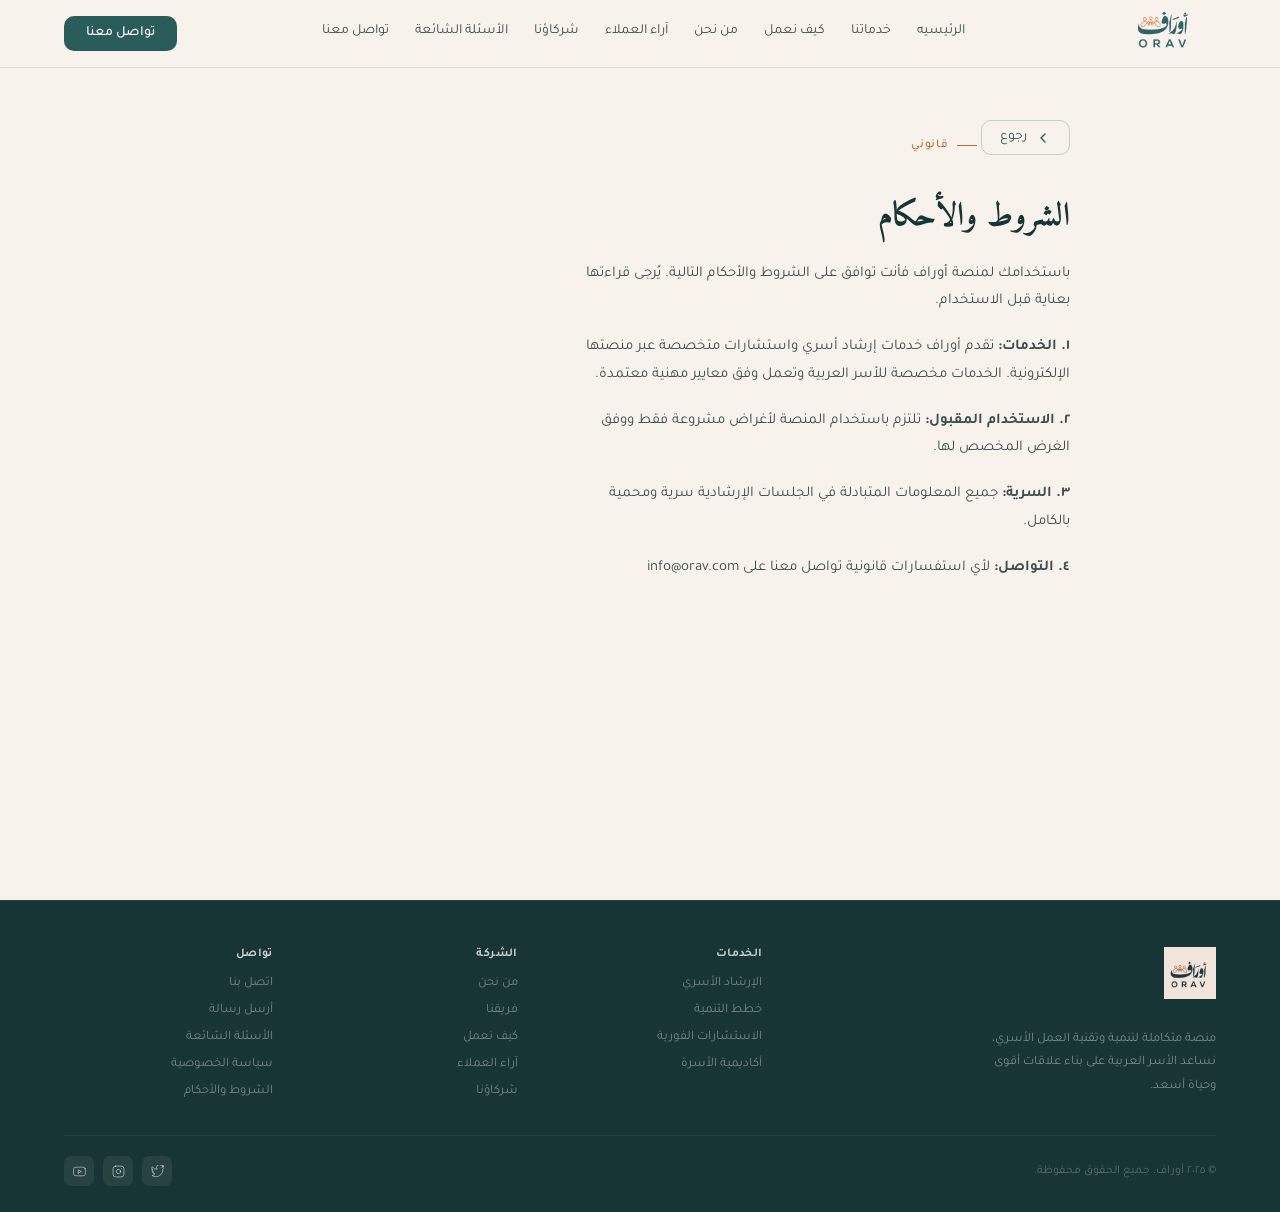
<file: terms.html>
<!doctype html>
<html lang="ar" dir="rtl">
  <head>
    <meta charset="UTF-8" />
    <meta name="viewport" content="width=device-width, initial-scale=1.0" />
    <title>أوراف — الشروط والأحكام</title>
    <link
      href="https://fonts.googleapis.com/css2?family=Tajawal:wght@300;400;500;700;800&family=Amiri:ital,wght@0,400;0,700;1,400&display=swap"
      rel="stylesheet"
    />
    <link rel="stylesheet" href="css/style.css" />
  </head>
  <body>
    <nav>
      <a class="nav-logo" href="index.html">
        <img src="images/orav-logo.png" class="nav-logo-img" alt="أوراف"
      /></a>
      <div class="nav-menu">
        <a href="index.html">الرئيسيه</a>
        <a href="index.html#services">خدماتنا</a>
        <a href="index.html#how">كيف نعمل</a>
        <a href="index.html#about">من نحن</a>
        <a href="index.html#testimonials">آراء العملاء</a>
        <a href="index.html#partners">شركاؤنا</a>
        <a href="index.html#faq">الأسئلة الشائعة</a>
        <a href="index.html#contact">تواصل معنا</a>
      </div>
      <a class="nav-cta nav-cta-desktop" href="index.html#contact"
        >تواصل معنا</a
      >
      <button class="menu-toggle" onclick="toggleMenu()">☰</button>
    </nav>

    <div class="page-wrapper">
      <div class="content-container">
        <a href="index.html" class="btn-back">
          <svg
            width="16"
            height="16"
            viewBox="0 0 24 24"
            fill="none"
            stroke="currentColor"
            stroke-width="2"
            stroke-linecap="round"
          >
            <polyline points="15,18 9,12 15,6" />
          </svg>
          رجوع
        </a>
        <div class="sec-label">قانوني</div>
        <h2 class="sec-title mb-20">الشروط والأحكام</h2>
        <p class="sec-desc mb-18">
          باستخدامك لمنصة أوراف فأنت توافق على الشروط والأحكام التالية. يُرجى
          قراءتها بعناية قبل الاستخدام.
        </p>
        <p class="sec-desc mb-18">
          <strong>١. الخدمات:</strong> تقدم أوراف خدمات إرشاد أسري واستشارات
          متخصصة عبر منصتها الإلكترونية. الخدمات مخصصة للأسر العربية وتعمل وفق
          معايير مهنية معتمدة.
        </p>
        <p class="sec-desc mb-18">
          <strong>٢. الاستخدام المقبول:</strong> تلتزم باستخدام المنصة لأغراض
          مشروعة فقط ووفق الغرض المخصص لها.
        </p>
        <p class="sec-desc mb-18">
          <strong>٣. السرية:</strong> جميع المعلومات المتبادلة في الجلسات
          الإرشادية سرية ومحمية بالكامل.
        </p>
        <p class="sec-desc">
          <strong>٤. التواصل:</strong> لأي استفسارات قانونية تواصل معنا على
          info@orav.com
        </p>
      </div>
    </div>

    <footer>
      <div class="footer-grid">
        <div class="footer-brand">
          <img src="images/logo.jpg" class="footer-logo-img" alt="أوراف" />
          <p>
            منصة متكاملة لتنمية وتقنية العمل الأسري، نساعد الأسر العربية على
            بناء علاقات أقوى وحياة أسعد.
          </p>
        </div>
        <div class="footer-col">
          <h4>الخدمات</h4>
          <ul>
            <li><a href="counseling.html">الإرشاد الأسري</a></li>
            <li><a href="plans.html">خطط التنمية</a></li>
            <li><a href="instant.html">الاستشارات الفورية</a></li>
            <li><a href="academy.html">أكاديمية الأسرة</a></li>
          </ul>
        </div>
        <div class="footer-col">
          <h4>الشركة</h4>
          <ul>
            <li><a href="about.html">من نحن</a></li>
            <li><a href="team.html">فريقنا</a></li>
            <li><a href="how.html">كيف نعمل</a></li>
            <li><a href="testimonials.html">آراء العملاء</a></li>
            <li><a href="partners.html">شركاؤنا</a></li>
          </ul>
        </div>
        <div class="footer-col">
          <h4>تواصل</h4>
          <ul>
            <li><a href="contact.html">اتصل بنا</a></li>
            <li><a href="message.html">أرسل رسالة</a></li>
            <li><a href="faq.html">الأسئلة الشائعة</a></li>
            <li><a href="privacy.html">سياسة الخصوصية</a></li>
            <li><a href="terms.html">الشروط والأحكام</a></li>
          </ul>
        </div>
      </div>
      <div class="footer-btm">
        <span class="footer-copy">© ٢٠٢٥ أوراف. جميع الحقوق محفوظة.</span>
        <div class="socials">
          <div class="soc">
            <svg
              viewBox="0 0 24 24"
              fill="none"
              stroke="rgba(255,255,255,.5)"
              stroke-width="1.8"
              stroke-linecap="round"
            >
              <path
                d="M23 3a10.9 10.9 0 0 1-3.14 1.53A4.48 4.48 0 0 0 22.43.36a9 9 0 0 1-2.88 1.1A4.52 4.52 0 0 0 11.43 8a12.8 12.8 0 0 1-9.29-4.71 4.52 4.52 0 0 0 1.4 6.03 4.47 4.47 0 0 1-2.05-.56v.06a4.52 4.52 0 0 0 3.62 4.43 4.52 4.52 0 0 1-2.04.08 4.52 4.52 0 0 0 4.22 3.13A9.05 9.05 0 0 1 2 19.54a12.77 12.77 0 0 0 6.92 2.03c8.3 0 12.85-6.88 12.85-12.85l-.01-.59A9.22 9.22 0 0 0 24 4.59 9 9 0 0 1 23 3z"
              />
            </svg>
          </div>
          <div class="soc">
            <svg
              viewBox="0 0 24 24"
              fill="none"
              stroke="rgba(255,255,255,.5)"
              stroke-width="1.8"
              stroke-linecap="round"
            >
              <rect x="2" y="2" width="20" height="20" rx="5" />
              <path d="M16 11.37A4 4 0 1 1 12.63 8 4 4 0 0 1 16 11.37z" />
              <line x1="17.5" y1="6.5" x2="17.5" y2="6.5" />
            </svg>
          </div>
          <div class="soc">
            <svg
              viewBox="0 0 24 24"
              fill="none"
              stroke="rgba(255,255,255,.5)"
              stroke-width="1.8"
              stroke-linecap="round"
            >
              <path
                d="M22.54 6.42a2.78 2.78 0 0 0-1.95-1.96C18.88 4 12 4 12 4s-6.88 0-8.59.46A2.78 2.78 0 0 0 1.46 6.42 29 29 0 0 0 1 12a29 29 0 0 0 .46 5.58 2.78 2.78 0 0 0 1.95 1.96C5.12 20 12 20 12 20s6.88 0 8.59-.46a2.78 2.78 0 0 0 1.95-1.96A29 29 0 0 0 23 12a29 29 0 0 0-.46-5.58z"
              />
              <polygon points="9.75,15.02 15.5,12 9.75,8.98 9.75,15.02" />
            </svg>
          </div>
        </div>
      </div>
    </footer>

    <script src="js/page.js"></script>
  </body>
</html>
</file>
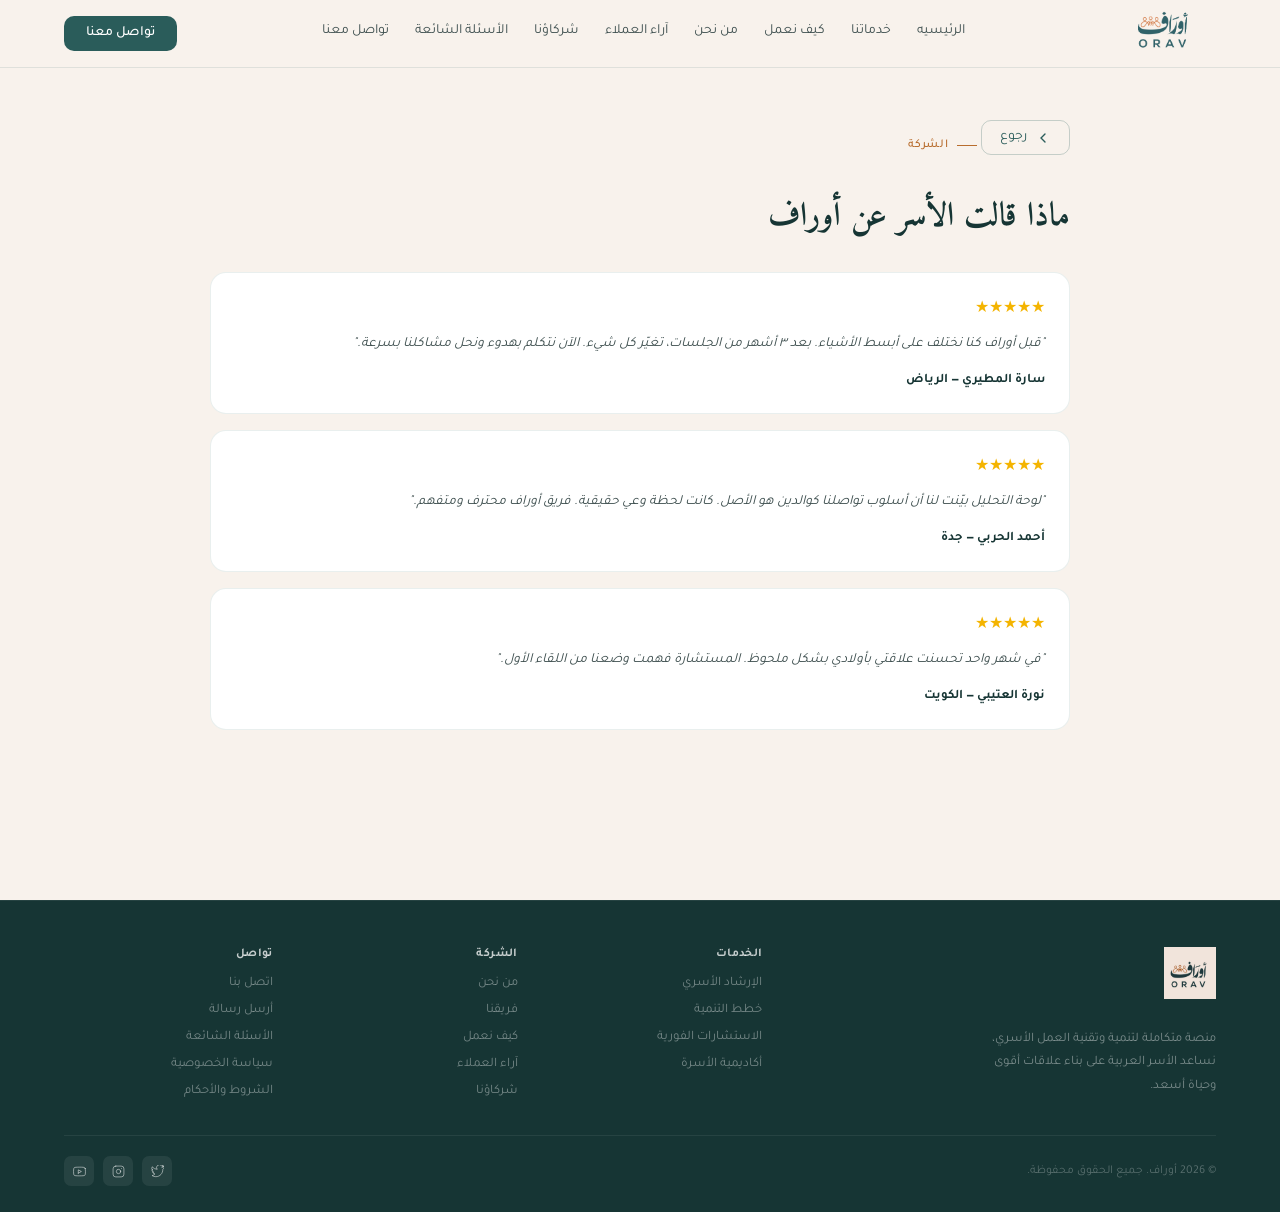
<file: testimonials.html>
<!doctype html>
<html lang="ar" dir="rtl">
  <head>
    <meta charset="UTF-8" />
    <meta name="viewport" content="width=device-width, initial-scale=1.0" />
    <title>أوراف — آراء العملاء</title>
    <link
      href="https://fonts.googleapis.com/css2?family=Tajawal:wght@300;400;500;700;800&family=Amiri:ital,wght@0,400;0,700;1,400&display=swap"
      rel="stylesheet"
    />
    <link rel="stylesheet" href="css/style.css" />
  </head>
  <body>
    <nav>
      <a class="nav-logo" href="index.html">
        <img src="images/orav-logo.png" class="nav-logo-img" alt="أوراف"
      /></a>
      <div class="nav-menu">
        <a href="index.html">الرئيسيه</a>
        <a href="index.html#services">خدماتنا</a>
        <a href="index.html#how">كيف نعمل</a>
        <a href="index.html#about">من نحن</a>
        <a href="index.html#testimonials">آراء العملاء</a>
        <a href="index.html#partners">شركاؤنا</a>
        <a href="index.html#faq">الأسئلة الشائعة</a>
        <a href="index.html#contact">تواصل معنا</a>
      </div>
      <a class="nav-cta nav-cta-desktop" href="index.html#contact"
        >تواصل معنا</a
      >
      <button class="menu-toggle" onclick="toggleMenu()">☰</button>
    </nav>

    <div class="page-wrapper">
      <div class="content-container">
        <a href="index.html" class="btn-back">
          <svg
            width="16"
            height="16"
            viewBox="0 0 24 24"
            fill="none"
            stroke="currentColor"
            stroke-width="2"
            stroke-linecap="round"
          >
            <polyline points="15,18 9,12 15,6" />
          </svg>
          رجوع
        </a>
        <div class="sec-label">الشركة</div>
        <h2 class="sec-title mb-32">ماذا قالت الأسر عن أوراف</h2>
        <div class="pg-review-list">
          <div class="pg-review-card">
            <div class="pg-review-stars">★★★★★</div>
            <p class="pg-review-text">
              "قبل أوراف كنا نختلف على أبسط الأشياء. بعد ٣ أشهر من الجلسات،
              تغيّر كل شيء. الآن نتكلم بهدوء ونحل مشاكلنا بسرعة."
            </p>
            <div class="pg-review-author">سارة المطيري — الرياض</div>
          </div>
          <div class="pg-review-card">
            <div class="pg-review-stars">★★★★★</div>
            <p class="pg-review-text">
              "لوحة التحليل بيّنت لنا أن أسلوب تواصلنا كوالدين هو الأصل. كانت
              لحظة وعي حقيقية. فريق أوراف محترف ومتفهم."
            </p>
            <div class="pg-review-author">أحمد الحربي — جدة</div>
          </div>
          <div class="pg-review-card">
            <div class="pg-review-stars">★★★★★</div>
            <p class="pg-review-text">
              "في شهر واحد تحسنت علاقتي بأولادي بشكل ملحوظ. المستشارة فهمت وضعنا
              من اللقاء الأول."
            </p>
            <div class="pg-review-author">نورة العتيبي — الكويت</div>
          </div>
        </div>
      </div>
    </div>

    <footer>
      <div class="footer-grid">
        <div class="footer-brand">
          <img src="images/logo.jpg" class="footer-logo-img" alt="أوراف" />
          <p>
            منصة متكاملة لتنمية وتقنية العمل الأسري، نساعد الأسر العربية على
            بناء علاقات أقوى وحياة أسعد.
          </p>
        </div>
        <div class="footer-col">
          <h4>الخدمات</h4>
          <ul>
            <li><a href="counseling.html">الإرشاد الأسري</a></li>
            <li><a href="plans.html">خطط التنمية</a></li>
            <li><a href="instant.html">الاستشارات الفورية</a></li>
            <li><a href="academy.html">أكاديمية الأسرة</a></li>
          </ul>
        </div>
        <div class="footer-col">
          <h4>الشركة</h4>
          <ul>
            <li><a href="about.html">من نحن</a></li>
            <li><a href="team.html">فريقنا</a></li>
            <li><a href="how.html">كيف نعمل</a></li>
            <li><a href="testimonials.html">آراء العملاء</a></li>
            <li><a href="partners.html">شركاؤنا</a></li>
          </ul>
        </div>
        <div class="footer-col">
          <h4>تواصل</h4>
          <ul>
            <li><a href="contact.html">اتصل بنا</a></li>
            <li><a href="message.html">أرسل رسالة</a></li>
            <li><a href="faq.html">الأسئلة الشائعة</a></li>
            <li><a href="privacy.html">سياسة الخصوصية</a></li>
            <li><a href="terms.html">الشروط والأحكام</a></li>
          </ul>
        </div>
      </div>
      <div class="footer-btm">
        <span class="footer-copy">© 2026 أوراف. جميع الحقوق محفوظة.</span>
        <div class="socials">
          <div class="soc">
            <svg
              viewBox="0 0 24 24"
              fill="none"
              stroke="rgba(255,255,255,.5)"
              stroke-width="1.8"
              stroke-linecap="round"
            >
              <path
                d="M23 3a10.9 10.9 0 0 1-3.14 1.53A4.48 4.48 0 0 0 22.43.36a9 9 0 0 1-2.88 1.1A4.52 4.52 0 0 0 11.43 8a12.8 12.8 0 0 1-9.29-4.71 4.52 4.52 0 0 0 1.4 6.03 4.47 4.47 0 0 1-2.05-.56v.06a4.52 4.52 0 0 0 3.62 4.43 4.52 4.52 0 0 1-2.04.08 4.52 4.52 0 0 0 4.22 3.13A9.05 9.05 0 0 1 2 19.54a12.77 12.77 0 0 0 6.92 2.03c8.3 0 12.85-6.88 12.85-12.85l-.01-.59A9.22 9.22 0 0 0 24 4.59 9 9 0 0 1 23 3z"
              />
            </svg>
          </div>
          <div class="soc">
            <svg
              viewBox="0 0 24 24"
              fill="none"
              stroke="rgba(255,255,255,.5)"
              stroke-width="1.8"
              stroke-linecap="round"
            >
              <rect x="2" y="2" width="20" height="20" rx="5" />
              <path d="M16 11.37A4 4 0 1 1 12.63 8 4 4 0 0 1 16 11.37z" />
              <line x1="17.5" y1="6.5" x2="17.5" y2="6.5" />
            </svg>
          </div>
          <div class="soc">
            <svg
              viewBox="0 0 24 24"
              fill="none"
              stroke="rgba(255,255,255,.5)"
              stroke-width="1.8"
              stroke-linecap="round"
            >
              <path
                d="M22.54 6.42a2.78 2.78 0 0 0-1.95-1.96C18.88 4 12 4 12 4s-6.88 0-8.59.46A2.78 2.78 0 0 0 1.46 6.42 29 29 0 0 0 1 12a29 29 0 0 0 .46 5.58 2.78 2.78 0 0 0 1.95 1.96C5.12 20 12 20 12 20s6.88 0 8.59-.46a2.78 2.78 0 0 0 1.95-1.96A29 29 0 0 0 23 12a29 29 0 0 0-.46-5.58z"
              />
              <polygon points="9.75,15.02 15.5,12 9.75,8.98 9.75,15.02" />
            </svg>
          </div>
        </div>
      </div>
    </footer>

    <script src="js/page.js"></script>
  </body>
</html>
</file>
<file: css/style.css>
:root {
    --teal: #2a5c5a;
    --teal-dark: #163534;
    --teal-light: #e4f2f1;
    --teal-mid: #3d7472;
    --bronze: #b86d2e;
    --bronze-light: #fdf0e6;
    --bronze-dark: #7d4a1a;
    --cream: #f8f2ec;
    --cream-dark: #ece3d8;
    --white: #ffffff;
    --text-dark: #161f1f;
    --text-mid: #3e4f4f;
    --text-muted: #7a8f8e;
}

* {
    margin: 0;
    padding: 0;
    box-sizing: border-box;
}

html {
    scroll-behavior: smooth;
}

body {
    font-family: 'Tajawal', sans-serif;
    background: var(--cream);
    color: var(--text-dark);
    direction: rtl;
    overflow-x: hidden;
}

/* NAV */
nav {
    position: fixed;
    top: 0;
    right: 0;
    left: 0;
    z-index: 200;
    background: rgba(248, 242, 236, 0.96);
    backdrop-filter: blur(14px);
    border-bottom: 0.5px solid rgba(45, 95, 94, .12);
    padding: 0 5%;
    height: 68px;
    display: flex;
    align-items: center;
    justify-content: space-between;
}

.nav-logo {
    display: flex;
    align-items: center;
    gap: 10px;
    text-decoration: none;
}

.nav-logo-mark {
    width: 36px;
    height: 36px;
    background: var(--teal);
    border-radius: 10px;
    display: flex;
    align-items: center;
    justify-content: center;
}

.nav-logo-mark svg {
    width: 20px;
    height: 20px;
}

.nav-brand {
    font-family: 'Amiri', serif;
    font-size: 20px;
    color: var(--teal-dark);
    font-weight: 700;
}

.nav-menu {
    display: flex;
    align-items: center;
    gap: 26px;
}

.nav-menu a {
    font-size: 14px;
    color: var(--text-mid);
    text-decoration: none;
    font-weight: 400;
    transition: color .2s;
    padding-bottom: 2px;
    border-bottom: 2px solid transparent;
}

.nav-menu a:hover {
    color: var(--teal);
    border-bottom-color: var(--teal);
}

.nav-cta {
    background: var(--teal);
    color: var(--white);
    border: none;
    border-radius: 10px;
    padding: 9px 22px;
    font-family: 'Tajawal', sans-serif;
    font-size: 14px;
    font-weight: 500;
    cursor: pointer;
    transition: background .2s;
    text-decoration: none;
    display: inline-block;
}

.nav-cta:hover {
    background: var(--teal-dark);
}

/* HERO SLIDER */
.hero-slider {
    position: relative;
    overflow: hidden;
    background: var(--cream);
}

.slides-wrap {
    position: relative;
    min-height: 100vh;
}

.slide {
    position: absolute;
    inset: 0;
    opacity: 0;
    transition: opacity .85s ease;
    pointer-events: none;
    display: grid;
    grid-template-columns: 1fr 1fr;
    gap: 60px;
    align-items: center;
    padding: 120px 5% 100px;
    min-height: 100vh;
}

.slide.active {
    opacity: 1;
    pointer-events: all;
}

.slide::before {
    content: '';
    position: absolute;
    top: -80px;
    left: -80px;
    width: 460px;
    height: 460px;
    background: var(--teal-light);
    border-radius: 50%;
    opacity: .32;
    z-index: 0;
}

.slide-content {
    position: relative;
    z-index: 1;
}

.hero-badge {
    display: inline-flex;
    align-items: center;
    gap: 8px;
    background: var(--bronze-light);
    border: 0.5px solid rgba(192, 120, 64, .3);
    border-radius: 20px;
    padding: 6px 16px;
    font-size: 13px;
    color: var(--bronze-dark);
    margin-bottom: 22px;
}

.hero-badge-dot {
    width: 6px;
    height: 6px;
    border-radius: 50%;
    background: var(--bronze);
}

.slide-content h1 {
    font-family: 'Amiri', serif;
    font-size: 50px;
    font-weight: 700;
    color: var(--teal-dark);
    line-height: 1.3;
    margin-bottom: 18px;
}

.slide-content h1 span {
    color: var(--bronze);
}

.slide-content p {
    font-size: 16px;
    color: var(--text-mid);
    line-height: 1.85;
    margin-bottom: 34px;
    max-width: 430px;
}

.hero-btns {
    display: flex;
    gap: 14px;
    flex-wrap: wrap;
}

.btn-primary {
    background: var(--teal);
    color: var(--white);
    border: none;
    border-radius: 12px;
    padding: 13px 28px;
    font-family: 'Tajawal', sans-serif;
    font-size: 15px;
    font-weight: 500;
    cursor: pointer;
    transition: all .2s;
    text-decoration: none;
    display: inline-block;
}

.btn-primary:hover {
    background: var(--teal-dark);
    transform: translateY(-1px);
}

.btn-secondary {
    background: transparent;
    color: var(--teal);
    border: 1px solid rgba(45, 95, 94, .35);
    border-radius: 12px;
    padding: 13px 28px;
    font-family: 'Tajawal', sans-serif;
    font-size: 15px;
    font-weight: 500;
    cursor: pointer;
    transition: all .2s;
    text-decoration: none;
    display: inline-block;
}

.btn-secondary:hover {
    background: var(--teal-light);
}

.slide-visual {
    position: relative;
    z-index: 1;
    display: flex;
    justify-content: center;
    align-items: center;
    flex-direction: column;
    gap: 0;
}

.hero-card {
    background: var(--white);
    border-radius: 24px;
    border: 0.5px solid rgba(45, 95, 94, .15);
    padding: 26px;
    width: 320px;
    position: relative;
}

.hero-card::before {
    content: '';
    position: absolute;
    top: -10px;
    right: -10px;
    width: 100%;
    height: 100%;
    border: 1px solid rgba(192, 120, 64, .18);
    border-radius: 24px;
    z-index: -1;
}

.hc-head {
    display: flex;
    align-items: center;
    gap: 11px;
    margin-bottom: 16px;
}

.hc-av {
    width: 40px;
    height: 40px;
    border-radius: 50%;
    background: var(--teal-light);
    display: flex;
    align-items: center;
    justify-content: center;
}

.hc-av svg {
    width: 19px;
    height: 19px;
}

.hc-name {
    font-size: 14px;
    font-weight: 700;
    color: var(--teal-dark);
}

.hc-sub {
    font-size: 11px;
    color: var(--text-muted);
}

.hc-stats {
    display: grid;
    grid-template-columns: repeat(3, 1fr);
    gap: 8px;
    margin-bottom: 16px;
}

.hc-st {
    background: var(--cream);
    border-radius: 10px;
    padding: 10px 8px;
    text-align: center;
}

.hc-st-n {
    font-size: 17px;
    font-weight: 700;
    color: var(--teal);
}

.hc-st-l {
    font-size: 10px;
    color: var(--text-muted);
    margin-top: 2px;
}

.prog-lbl {
    display: flex;
    justify-content: space-between;
    font-size: 11px;
    color: var(--text-mid);
    margin-bottom: 5px;
}

.prog-bar {
    height: 5px;
    background: var(--cream-dark);
    border-radius: 3px;
    overflow: hidden;
    margin-bottom: 9px;
}

.prog-fill {
    height: 100%;
    border-radius: 3px;
    background: var(--teal);
}

.hc-tag {
    display: inline-block;
    font-size: 11px;
    padding: 3px 10px;
    background: var(--teal-light);
    color: var(--teal);
    border-radius: 20px;
    margin-top: 2px;
}

.hero-float {
    position: absolute;
    bottom: 12px;
    left: 12px;
    background: var(--teal);
    border-radius: 14px;
    padding: 12px 15px;
    color: var(--white);
    width: 140px;
    z-index: 5;
}

.hf-n {
    font-size: 22px;
    font-weight: 700;
}

.hf-l {
    font-size: 11px;
    opacity: .72;
    margin-top: 1px;
}

/* slider controls */
.slider-nav {
    position: absolute;
    bottom: 32px;
    left: 0;
    right: 0;
    display: flex;
    align-items: center;
    justify-content: center;
    gap: 16px;
    z-index: 20;
}

.dots {
    display: flex;
    gap: 7px;
}

.dot {
    width: 8px;
    height: 8px;
    border-radius: 50%;
    background: rgba(45, 95, 94, .22);
    cursor: pointer;
    transition: all .3s;
    border: none;
    padding: 0;
}

.dot.on {
    background: var(--teal);
    width: 22px;
    border-radius: 4px;
}

.arr {
    width: 36px;
    height: 36px;
    border-radius: 50%;
    border: 0.5px solid rgba(45, 95, 94, .28);
    background: var(--white);
    display: flex;
    align-items: center;
    justify-content: center;
    cursor: pointer;
    transition: all .2s;
}

.arr:hover {
    background: var(--teal);
    border-color: var(--teal);
}

.arr:hover svg {
    stroke: white;
}

.arr svg {
    width: 15px;
    height: 15px;
    stroke: var(--teal);
    stroke-width: 2;
    fill: none;
    stroke-linecap: round;
    stroke-linejoin: round;
}

/* STATS BAR */
.stats-bar {
    background: var(--teal-dark);
    padding: 32px 5%;
    display: grid;
    grid-template-columns: repeat(4, 1fr);
    gap: 20px;
    text-align: center;
}

.stat-item {
    display: flex;
    flex-direction: column;
    align-items: center;
    gap: 10px;
}

.stat-icon {
    width: 52px;
    height: 52px;
    border-radius: 14px;
    background: rgba(255, 255, 255, .07);
    border: 0.5px solid rgba(255, 255, 255, .1);
    display: flex;
    align-items: center;
    justify-content: center;
    margin-bottom: 2px;
}

.stat-icon svg {
    width: 24px;
    height: 24px;
    stroke: var(--bronze);
    fill: none;
    stroke-width: 1.8;
    stroke-linecap: round;
    stroke-linejoin: round;
}

.s-num {
    font-size: 30px;
    font-weight: 700;
    color: var(--white);
    line-height: 1;
}

.s-num span {
    color: var(--bronze);
}

.s-lbl {
    font-size: 13px;
    color: rgba(255, 255, 255, .52);
    margin-top: 2px;
}

@media(max-width:768px) {
    .stats-bar {
        grid-template-columns: repeat(2, 1fr);
        gap: 24px 16px;
        padding: 28px 5%;
    }
}

/* SECTIONS */
section {
    padding: 84px 5%;
}

.sec-label {
    display: inline-flex;
    align-items: center;
    gap: 8px;
    font-size: 12px;
    font-weight: 500;
    letter-spacing: .07em;
    color: var(--bronze);
    margin-bottom: 11px;
}

.sec-label::before {
    content: '';
    width: 20px;
    height: 1px;
    background: var(--bronze);
}

.sec-label.c {
    justify-content: center;
}

.sec-label.c::before {
    display: none;
}

.sec-title {
    font-family: 'Amiri', serif;
    font-size: 33px;
    font-weight: 700;
    color: var(--teal-dark);
    line-height: 1.35;
    margin-bottom: 12px;
}

.sec-desc {
    font-size: 15px;
    color: var(--text-mid);
    line-height: 1.85;
    max-width: 500px;
}

/* SERVICES */
.services {
    background: var(--white);
}

.srv-hd {
    display: grid;
    grid-template-columns: 1fr 1fr;
    gap: 60px;
    align-items: center;
    margin-bottom: 48px;
}

.srv-grid {
    display: grid;
    grid-template-columns: repeat(3, 1fr);
    gap: 16px;
}

.srv-card {
    background: var(--cream);
    border-radius: 20px;
    padding: 24px 20px;
    border: 0.5px solid rgba(45, 95, 94, .08);
    transition: all .25s;
}

.srv-card:hover {
    background: var(--teal);
    border-color: transparent;
    transform: translateY(-4px);
    box-shadow: 0 12px 32px rgba(42, 92, 90, .22);
}

.srv-card:hover .srv-ico {
    background: rgba(255, 255, 255, .15);
}

.srv-card:hover .srv-ico svg {
    stroke: var(--white);
}

.srv-card:hover .srv-t {
    color: var(--white);
}

.srv-card:hover .srv-d {
    color: rgba(255, 255, 255, .72);
}

.srv-card.ac {
    background: var(--teal);
}

.srv-card.ac:hover {
    background: var(--teal-dark);
}

.srv-ico {
    width: 44px;
    height: 44px;
    border-radius: 12px;
    background: var(--white);
    display: flex;
    align-items: center;
    justify-content: center;
    margin-bottom: 14px;
}

.srv-card.ac .srv-ico {
    background: rgba(255, 255, 255, .15);
}

.srv-ico svg {
    width: 21px;
    height: 21px;
}

.srv-t {
    font-size: 15px;
    font-weight: 700;
    color: var(--teal-dark);
    margin-bottom: 6px;
}

.srv-card.ac .srv-t {
    color: var(--white);
}

.srv-d {
    font-size: 13px;
    color: var(--text-mid);
    line-height: 1.75;
}

.srv-card.ac .srv-d {
    color: rgba(255, 255, 255, .72);
}

/* HOW */
.how {
    background: var(--cream);
}

.how-in {
    display: grid;
    grid-template-columns: 1fr 1fr;
    gap: 80px;
    align-items: center;
}

.steps {
    display: flex;
    flex-direction: column;
}

.step {
    display: flex;
    gap: 16px;
    padding: 20px 0;
    border-bottom: 0.5px solid rgba(45, 95, 94, .1);
}

.step:last-child {
    border-bottom: none;
}

.step-n {
    width: 36px;
    height: 36px;
    border-radius: 50%;
    background: var(--teal-light);
    color: var(--teal);
    font-size: 14px;
    font-weight: 700;
    display: flex;
    align-items: center;
    justify-content: center;
    flex-shrink: 0;
}

.step.hi .step-n {
    background: var(--teal);
    color: var(--white);
}

.step-t {
    font-size: 15px;
    font-weight: 700;
    color: var(--teal-dark);
    margin-bottom: 3px;
}

.step-d {
    font-size: 13px;
    color: var(--text-mid);
    line-height: 1.7;
}

.how-vis {
    background: var(--white);
    border-radius: 22px;
    padding: 26px;
    border: 0.5px solid rgba(45, 95, 94, .12);
}

.how-vis-video {
    padding: 0;
    border: none;
    background: transparent;
    overflow: hidden;
    border-radius: 22px;
    box-shadow: 0 20px 60px rgba(42, 92, 90, .18);
}

.yt-wrap {
    position: relative;
    width: 100%;
    padding-top: 56.25%;
    border-radius: 22px;
    overflow: hidden;
}

.yt-wrap iframe {
    position: absolute;
    top: 0;
    left: 0;
    width: 100%;
    height: 100%;
    border: none;
    display: block;
}

.tl {
    display: flex;
    gap: 13px;
    margin-bottom: 16px;
}

.tl:last-of-type {
    margin-bottom: 0;
}

.tl-lw {
    display: flex;
    flex-direction: column;
    align-items: center;
}

.tl-d {
    width: 10px;
    height: 10px;
    border-radius: 50%;
    background: var(--teal);
    flex-shrink: 0;
    margin-top: 4px;
}

.tl-d.b {
    background: var(--bronze);
}

.tl-ln {
    width: 1px;
    flex: 1;
    background: rgba(45, 95, 94, .12);
    margin: 3px 0;
}

.tl-lbl {
    font-size: 11px;
    color: var(--text-muted);
    margin-bottom: 2px;
}

.tl-txt {
    font-size: 13px;
    font-weight: 500;
    color: var(--teal-dark);
}

.tl-bar {
    height: 4px;
    background: var(--cream);
    border-radius: 2px;
    margin-top: 4px;
}

.tl-fill {
    height: 100%;
    border-radius: 2px;
    background: var(--teal);
}

.tl-fill.b {
    background: var(--bronze);
}

.how-alert {
    margin-top: 18px;
    padding: 12px;
    background: var(--teal-light);
    border-radius: 12px;
    display: flex;
    align-items: center;
    gap: 11px;
}

.how-ai {
    width: 32px;
    height: 32px;
    border-radius: 50%;
    background: var(--teal);
    display: flex;
    align-items: center;
    justify-content: center;
    flex-shrink: 0;
}

.how-ai svg {
    width: 14px;
    height: 14px;
}

/* ABOUT */
.about {
    background: var(--white);
}

.about-in {
    display: grid;
    grid-template-columns: 1fr 1fr;
    gap: 80px;
    align-items: center;
}

.vals {
    display: grid;
    grid-template-columns: 1fr 1fr;
    gap: 13px;
    margin-top: 28px;
}

.val {
    background: var(--cream);
    border-radius: 15px;
    padding: 18px 16px;
    border: 0.5px solid rgba(45, 95, 94, .08);
}

.val-ico {
    width: 34px;
    height: 34px;
    border-radius: 9px;
    display: flex;
    align-items: center;
    justify-content: center;
    margin-bottom: 9px;
}

.val-ico svg {
    width: 17px;
    height: 17px;
}

.val-t {
    font-size: 13px;
    font-weight: 700;
    color: var(--teal-dark);
    margin-bottom: 4px;
}

.val-d {
    font-size: 12px;
    color: var(--text-mid);
    line-height: 1.65;
}

.about-vis {
    display: flex;
    flex-direction: column;
    gap: 14px;
}

.team-card {
    background: var(--cream);
    border-radius: 20px;
    padding: 22px;
    border: 0.5px solid rgba(45, 95, 94, .1);
}

.team-hd {
    display: flex;
    align-items: center;
    gap: 11px;
    margin-bottom: 16px;
}

.av-row {
    display: flex;
}

.av {
    width: 36px;
    height: 36px;
    border-radius: 50%;
    display: flex;
    align-items: center;
    justify-content: center;
    font-size: 12px;
    font-weight: 700;
    border: 2px solid var(--white);
    margin-left: -9px;
}

.av:first-child {
    margin-left: 0;
}

.team-t {
    font-size: 14px;
    font-weight: 700;
    color: var(--teal-dark);
}

.team-s {
    font-size: 11px;
    color: var(--text-muted);
}

.t-stats {
    display: grid;
    grid-template-columns: repeat(3, 1fr);
    gap: 9px;
}

.t-st {
    background: var(--white);
    border-radius: 10px;
    padding: 11px 8px;
    text-align: center;
}

.t-st-n {
    font-size: 17px;
    font-weight: 700;
    color: var(--teal);
}

.t-st-l {
    font-size: 10px;
    color: var(--text-muted);
    margin-top: 1px;
}

.mission {
    background: var(--teal-dark);
    border-radius: 20px;
    padding: 22px;
}

.mission-lbl {
    font-size: 11px;
    color: rgba(255, 255, 255, .45);
    margin-bottom: 7px;
    letter-spacing: .05em;
}

.mission-txt {
    font-family: 'Amiri', serif;
    font-size: 17px;
    line-height: 1.75;
    color: rgba(255, 255, 255, .88);
}

.mission-txt span {
    color: var(--bronze);
}

/* TESTIMONIALS */
.testimonials {
    background: var(--cream);
}

.test-hd {
    text-align: center;
    margin-bottom: 46px;
}

.test-slider-wrap {
    overflow: hidden;
    position: relative;
}

.test-track {
    display: flex;
    gap: 16px;
    transition: transform .55s cubic-bezier(.4, 0, .2, 1);
    direction: ltr;
    will-change: transform;
}

.test-card {
    background: var(--white);
    border-radius: 20px;
    padding: 24px 20px;
    border: 0.5px solid rgba(45, 95, 94, .08);
    transition: border-color .2s;
    flex-shrink: 0;
    direction: rtl;
}

.test-card:hover {
    border-color: rgba(45, 95, 94, .2);
}

.test-nav {
    display: flex;
    align-items: center;
    justify-content: center;
    gap: 20px;
    margin-top: 36px;
}

.stars {
    display: flex;
    gap: 3px;
    margin-bottom: 12px;
}

.star {
    color: var(--bronze);
    font-size: 13px;
}

.test-txt {
    font-size: 13.5px;
    color: var(--text-mid);
    line-height: 1.8;
    margin-bottom: 16px;
    font-style: italic;
}

.test-au {
    display: flex;
    align-items: center;
    gap: 10px;
}

.test-av {
    width: 36px;
    height: 36px;
    border-radius: 50%;
    display: flex;
    align-items: center;
    justify-content: center;
    font-size: 12px;
    font-weight: 700;
    flex-shrink: 0;
}

.test-nm {
    font-size: 13px;
    font-weight: 700;
    color: var(--teal-dark);
}

.test-rl {
    font-size: 11px;
    color: var(--text-muted);
}

/* CONTACT */
.contact {
    background: var(--white);
}

.contact-in {
    display: grid;
    grid-template-columns: 1fr 1fr;
    gap: 80px;
    align-items: start;
}

.c-items {
    display: flex;
    flex-direction: column;
    gap: 14px;
    margin-top: 26px;
}

.c-item {
    display: flex;
    align-items: flex-start;
    gap: 13px;
    padding: 16px;
    background: var(--cream);
    border-radius: 14px;
    border: 0.5px solid rgba(45, 95, 94, .08);
}

.c-ico {
    width: 38px;
    height: 38px;
    border-radius: 11px;
    background: var(--teal-light);
    display: flex;
    align-items: center;
    justify-content: center;
    flex-shrink: 0;
}

.c-ico svg {
    width: 17px;
    height: 17px;
}

.c-t {
    font-size: 12px;
    font-weight: 700;
    color: var(--teal-dark);
    margin-bottom: 2px;
}

.c-v {
    font-size: 13px;
    color: var(--text-mid);
}

.c-form {
    background: var(--cream);
    border-radius: 22px;
    padding: 28px;
    border: 0.5px solid rgba(45, 95, 94, .1);
}

.f-title {
    font-size: 18px;
    font-weight: 700;
    color: var(--teal-dark);
    margin-bottom: 4px;
}

.f-sub {
    font-size: 13px;
    color: var(--text-muted);
    margin-bottom: 22px;
}

.f-row {
    display: grid;
    grid-template-columns: 1fr 1fr;
    gap: 11px;
    margin-bottom: 11px;
}

.f-g {
    display: flex;
    flex-direction: column;
    gap: 5px;
    margin-bottom: 11px;
}

.f-g label {
    font-size: 12px;
    font-weight: 500;
    color: var(--text-mid);
}

.f-g input,
.f-g select,
.f-g textarea {
    width: 100%;
    padding: 10px 13px;
    border: 0.5px solid rgba(45, 95, 94, .2);
    border-radius: 9px;
    font-family: 'Tajawal', sans-serif;
    font-size: 14px;
    color: var(--text-dark);
    background: var(--white);
    outline: none;
    transition: border-color .2s;
    resize: none;
}

.f-g input:focus,
.f-g select:focus,
.f-g textarea:focus {
    border-color: var(--teal);
}

.f-g textarea {
    height: 95px;
}

.btn-form {
    width: 100%;
    padding: 12px;
    background: var(--teal);
    color: var(--white);
    border: none;
    border-radius: 11px;
    font-family: 'Tajawal', sans-serif;
    font-size: 15px;
    font-weight: 500;
    cursor: pointer;
    transition: background .2s;
    margin-top: 2px;
}

.btn-form:hover {
    background: var(--teal-dark);
}

/* CTA */
.cta-sec {
    background: var(--teal-dark);
    padding: 84px 5%;
    text-align: center;
}

.cta-title {
    font-family: 'Amiri', serif;
    font-size: 40px;
    font-weight: 700;
    color: var(--white);
    margin-bottom: 13px;
}

.cta-title span {
    color: var(--bronze);
}

.cta-desc {
    font-size: 15px;
    color: rgba(255, 255, 255, .6);
    margin-bottom: 32px;
    max-width: 450px;
    margin-left: auto;
    margin-right: auto;
    line-height: 1.85;
}

.cta-btns {
    display: flex;
    gap: 13px;
    justify-content: center;
    flex-wrap: wrap;
}

.btn-bronze {
    background: var(--bronze);
    color: var(--white);
    border: none;
    border-radius: 11px;
    padding: 13px 30px;
    font-family: 'Tajawal', sans-serif;
    font-size: 15px;
    font-weight: 500;
    cursor: pointer;
    transition: all .2s;
    text-decoration: none;
    display: inline-block;
}

.btn-bronze:hover {
    background: var(--bronze-dark);
    transform: translateY(-1px);
}

.btn-ghost {
    background: transparent;
    color: var(--white);
    border: 1px solid rgba(255, 255, 255, .2);
    border-radius: 11px;
    padding: 13px 30px;
    font-family: 'Tajawal', sans-serif;
    font-size: 15px;
    font-weight: 500;
    cursor: pointer;
    transition: all .2s;
    text-decoration: none;
    display: inline-block;
}

.btn-ghost:hover {
    background: rgba(255, 255, 255, .08);
}

/* FOOTER */
footer {
    background: var(--teal-dark);
    border-top: 0.5px solid rgba(255, 255, 255, .07);
    padding: 46px 5% 26px;
}

.footer-grid {
    display: grid;
    grid-template-columns: 2fr 1fr 1fr 1fr;
    gap: 36px;
    margin-bottom: 34px;
}

.footer-brand p {
    font-size: 13px;
    color: rgba(255, 255, 255, .42);
    line-height: 1.8;
    margin-top: 11px;
    max-width: 240px;
}

.footer-col h4 {
    font-size: 12px;
    font-weight: 700;
    color: rgba(255, 255, 255, .75);
    margin-bottom: 13px;
    letter-spacing: .03em;
}

.footer-col ul {
    list-style: none;
    display: flex;
    flex-direction: column;
    gap: 8px;
}

.footer-col ul li a {
    font-size: 13px;
    color: rgba(255, 255, 255, .4);
    text-decoration: none;
    transition: color .2s;
}

.footer-col ul li a:hover {
    color: rgba(255, 255, 255, .75);
}

.footer-btm {
    display: flex;
    justify-content: space-between;
    align-items: center;
    border-top: 0.5px solid rgba(255, 255, 255, .07);
    padding-top: 20px;
}

.footer-copy {
    font-size: 12px;
    color: rgba(255, 255, 255, .28);
}

.socials {
    display: flex;
    gap: 9px;
}

.soc {
    width: 30px;
    height: 30px;
    border-radius: 7px;
    background: rgba(255, 255, 255, .07);
    display: flex;
    align-items: center;
    justify-content: center;
    transition: background .2s;
    cursor: pointer;
}

.soc:hover {
    background: rgba(255, 255, 255, .14);
}

.soc svg {
    width: 13px;
    height: 13px;
}

@keyframes fadeUp {
    from {
        opacity: 0;
        transform: translateY(18px);
    }

    to {
        opacity: 1;
        transform: translateY(0);
    }
}

.slide.active .slide-content {
    animation: fadeUp .65s ease both;
}

.slide.active .slide-visual {
    animation: fadeUp .65s ease .12s both;
}

/* LOGO */
.nav-logo-img {
    height: 150px;
    width: auto;
    object-fit: contain;
}

.footer-logo-img {
    height: 52px;
    width: auto;
    object-fit: contain;
    margin-bottom: 10px;
}

/* HERO FIX */
.slides-wrap {
    min-height: 100vh;
    display: block;
}

.slide {
    padding: 100px 5% 100px;
    gap: 40px;
    grid-template-columns: 1fr 1fr;
    min-height: 100vh;
}

.slide-content h1 {
    font-size: 48px;
    line-height: 1.22;
}

.slide::before {
    left: auto;
    right: -50px;
    top: -50px;
    width: 380px;
    height: 380px;
    opacity: .22;
}

.hero-card {
    max-width: 340px;
    width: 100%;
}

.slide-visual {
    justify-content: center;
    padding-right: 20px;
}

/* PARTNERS */
.partners {
    background: var(--white);
    padding: 60px 5%;
}

.partners-hd {
    text-align: center;
    margin-bottom: 44px;
}

.partners-grid {
    display: grid;
    grid-template-columns: repeat(6, 1fr);
    gap: 16px;
}

.p-card {
    display: flex;
    flex-direction: column;
    align-items: center;
    justify-content: center;
    gap: 14px;
    padding: 28px 16px 22px;
    background: var(--cream);
    border-radius: 18px;
    border: 0.5px solid rgba(45, 95, 94, .08);
    transition: all .25s;
    cursor: default;
}

.p-card:hover {
    border-color: rgba(45, 95, 94, .18);
    transform: translateY(-3px);
    box-shadow: 0 10px 30px rgba(42, 92, 90, .08);
    background: var(--white);
}

.p-img-wrap {
    width: 80px;
    height: 80px;
    display: flex;
    align-items: center;
    justify-content: center;
}

.p-img-wrap svg,
.p-img-wrap img {
    width: 80px;
    height: 80px;
    object-fit: contain;
}

.p-card-name {
    font-size: 13px;
    font-weight: 700;
    color: var(--bronze);
    text-align: center;
    line-height: 1.4;
}

@media(max-width:768px) {
    .partners-grid {
        grid-template-columns: repeat(3, 1fr);
        gap: 12px;
    }
}

@media(max-width:480px) {
    .partners-grid {
        grid-template-columns: repeat(2, 1fr);
    }
}

.p-logo-box {
    border-radius: 12px;
    padding: 14px 20px;
    display: flex;
    align-items: center;
    justify-content: center;
    border: 0.5px solid rgba(45, 95, 94, .1);
    transition: border-color .2s, transform .2s;
    gap: 10px;
}

.p-logo-box:hover {
    border-color: rgba(45, 95, 94, .25);
    transform: translateY(-2px);
}

/* FAQ */
.faq {
    background: var(--cream);
    padding: 84px 5%;
}

.faq-in {
    display: grid;
    grid-template-columns: 1fr 1.4fr;
    gap: 80px;
    align-items: start;
}

.faq-list {
    display: flex;
    flex-direction: column;
    gap: 10px;
}

.faq-item {
    background: var(--white);
    border-radius: 14px;
    border: 0.5px solid rgba(45, 95, 94, .1);
    overflow: hidden;
    transition: border-color .2s;
}

.faq-item.open {
    border-color: rgba(45, 95, 94, .25);
}

.faq-q {
    display: flex;
    align-items: center;
    justify-content: space-between;
    padding: 18px 20px;
    cursor: pointer;
    gap: 12px;
}

.faq-q-txt {
    font-size: 14px;
    font-weight: 700;
    color: var(--teal-dark);
    line-height: 1.4;
}

.faq-icon {
    width: 28px;
    height: 28px;
    border-radius: 50%;
    background: var(--teal-light);
    display: flex;
    align-items: center;
    justify-content: center;
    flex-shrink: 0;
    transition: all .3s;
}

.faq-item.open .faq-icon {
    background: var(--teal);
    transform: rotate(45deg);
}

.faq-icon svg {
    width: 14px;
    height: 14px;
    stroke: var(--teal);
    stroke-width: 2;
    fill: none;
}

.faq-item.open .faq-icon svg {
    stroke: white;
}

.faq-a {
    max-height: 0;
    overflow: hidden;
    transition: max-height .35s ease, padding .35s ease;
}

.faq-item.open .faq-a {
    max-height: 200px;
}

.faq-a-in {
    padding: 0 20px 18px;
    font-size: 13px;
    color: var(--text-mid);
    line-height: 1.8;
}

@media(max-width:768px) {
    section {
        padding: 35px 5% !important;
    }

    .slide {
        padding: 50px 5% 60px !important;
        grid-template-columns: 1fr !important;
        gap: 20px;
    }

    .slide-visual {
        display: none;
    }

    .slide-content h1 {
        font-size: 22px;
    }

    .srv-grid {
        grid-template-columns: 1fr !important;
    }

    .how-in {
        grid-template-columns: 1fr !important;
        gap: 20px;
    }

    .about-in {
        grid-template-columns: 1fr !important;
        gap: 20px;
    }

    .contact-in {
        grid-template-columns: 1fr !important;
    }

    .f-row {
        grid-template-columns: 1fr;
    }

    .footer-grid {
        grid-template-columns: 1fr !important;
        gap: 24px;
    }
}

@media(max-width:480px) {
    section {
        padding: 25px 4%;
    }

    .slide {
        padding: 35px 4% 45px;
    }

    .slide-content h1 {
        font-size: 18px;
    }

    .sec-title {
        font-size: 18px;
    }

    .f-g input,
    .f-g textarea {
        font-size: 16px;
        padding: 10px;
    }

    .btn-form,
    .btn-primary {
        width: 100%;
        font-size: 14px;
        padding: 10px;
    }
}

.menu-toggle {
    display: none;
    width: 40px;
    height: 40px;
    background: var(--teal);
    border: none;
    color: white;
    border-radius: 8px;
    cursor: pointer;
    font-size: 20px;
    z-index: 300;
    flex-shrink: 0;
}

@media(max-width:768px) {
    .menu-toggle {
        display: flex;
        align-items: center;
        justify-content: center;
    }

    .nav-cta-desktop {
        display: none;
    }

    .nav-menu {
        position: absolute;
        top: 68px;
        right: 0;
        left: 0;
        background: var(--white);
        width: 100%;
        flex-direction: column;
        padding: 16px 5%;
        display: none;
        gap: 4px;
        border-radius: 0 0 14px 14px;
        box-shadow: 0 6px 20px rgba(0, 0, 0, .08);
        border-top: 0.5px solid rgba(45, 95, 94, .1);
    }

    .nav-menu.active {
        display: flex !important;
    }

    .nav-menu a {
        padding: 10px 0;
        font-size: 15px;
        border-bottom: 0.5px solid rgba(45, 95, 94, .06);
    }

    .nav-menu a:last-child {
        border-bottom: none;
    }

    .faq-in {
        grid-template-columns: 1fr;
        gap: 32px;
    }

    .footer-btm {
        flex-direction: column;
        gap: 14px;
        text-align: center;
    }
}

/* ===== SUBPAGE LAYOUT ===== */
.page-wrapper {
    min-height: 100vh;
    background: var(--cream);
    padding: 120px 5% 80px;
}

.content-container {
    max-width: 860px;
    margin: 0 auto;
}

.btn-back {
    display: inline-flex;
    align-items: center;
    gap: 8px;
    background: transparent;
    border: 0.5px solid rgba(45, 95, 94, 0.25);
    border-radius: 10px;
    padding: 8px 18px;
    font-family: 'Tajawal', sans-serif;
    font-size: 14px;
    color: var(--teal);
    text-decoration: none;
    margin-bottom: 40px;
    cursor: pointer;
}

/* ===== SLIDE VISUALS ===== */
.slide-img-frame {
    border-radius: 20px;
    overflow: hidden;
    border: 0.5px solid rgba(45, 95, 94, 0.12);
}

.slide-img-frame--mb {
    border-radius: 20px;
    overflow: hidden;
    border: 0.5px solid rgba(45, 95, 94, 0.12);
    margin-bottom: 14px;
}

.slide-img-svg {
    width: 100%;
    height: auto;
    display: block;
}

/* ===== ABOUT PAGE ===== */
.pg-mission-box {
    background: var(--teal-dark);
    border-radius: 16px;
    padding: 24px;
    color: white;
    margin-top: 24px;
}

.pg-mission-label {
    font-size: 12px;
    color: rgba(255, 255, 255, 0.5);
    margin-bottom: 8px;
    letter-spacing: 0.05em;
}

.pg-mission-text {
    font-family: 'Amiri', serif;
    font-size: 18px;
    line-height: 1.75;
    color: rgba(255, 255, 255, 0.9);
}

/* ===== CONTACT PAGE ===== */
.pg-info-list {
    display: flex;
    flex-direction: column;
    gap: 14px;
}

.pg-info-item {
    display: flex;
    gap: 13px;
    padding: 18px;
    background: var(--white);
    border-radius: 14px;
    border: 0.5px solid rgba(45, 95, 94, 0.1);
}

.pg-info-icon {
    width: 40px;
    height: 40px;
    border-radius: 11px;
    background: var(--teal-light);
    display: flex;
    align-items: center;
    justify-content: center;
    flex-shrink: 0;
}

.pg-info-label {
    font-size: 12px;
    font-weight: 700;
    color: var(--teal-dark);
    margin-bottom: 2px;
}

.pg-info-value {
    font-size: 14px;
    color: var(--text-mid);
}

/* ===== GRID CARDS (counseling, partners) ===== */
.pg-grid-2 {
    display: grid;
    grid-template-columns: 1fr 1fr;
    gap: 14px;
}

.pg-card-teal {
    background: var(--teal-light);
    border-radius: 14px;
    padding: 20px;
}

.pg-card-bronze {
    background: var(--bronze-light);
    border-radius: 14px;
    padding: 20px;
}

.pg-card-title {
    font-size: 13px;
    font-weight: 700;
    margin-bottom: 6px;
}

.pg-card-teal .pg-card-title {
    color: var(--teal-dark);
}

.pg-card-bronze .pg-card-title {
    color: var(--bronze-dark);
}

.pg-card-desc {
    font-size: 12px;
    color: var(--text-mid);
}

/* ===== FAQ SUBPAGE ===== */
.pg-faq-list {
    display: flex;
    flex-direction: column;
    gap: 10px;
}

.pg-faq-item {
    background: var(--white);
    border-radius: 13px;
    padding: 20px;
    border: 0.5px solid rgba(45, 95, 94, 0.1);
}

.pg-faq-question {
    font-size: 14px;
    font-weight: 700;
    color: var(--teal-dark);
    margin-bottom: 8px;
}

.pg-faq-answer {
    font-size: 13px;
    color: var(--text-mid);
    line-height: 1.8;
}

/* ===== HOW PAGE ===== */
.pg-step-list {
    display: flex;
    flex-direction: column;
}

.pg-step-item {
    display: flex;
    gap: 16px;
    padding: 20px 0;
    border-bottom: 0.5px solid rgba(45, 95, 94, 0.1);
}

.pg-step-item:last-child {
    border-bottom: none;
}

.pg-step-num {
    width: 36px;
    height: 36px;
    border-radius: 50%;
    font-size: 14px;
    font-weight: 700;
    display: flex;
    align-items: center;
    justify-content: center;
    flex-shrink: 0;
}

.pg-step-num--primary {
    background: var(--teal);
    color: white;
}

.pg-step-num--light {
    background: var(--teal-light);
    color: var(--teal);
}

.pg-step-title {
    font-size: 15px;
    font-weight: 700;
    color: var(--teal-dark);
    margin-bottom: 4px;
}

.pg-step-desc {
    font-size: 13px;
    color: var(--text-mid);
}

/* ===== MESSAGE PAGE ===== */
.pg-form-wrap {
    background: var(--white);
    border-radius: 18px;
    padding: 28px;
    border: 0.5px solid rgba(45, 95, 94, 0.1);
}

.pg-form-grid {
    display: grid;
    grid-template-columns: 1fr 1fr;
    gap: 11px;
    margin-bottom: 11px;
}

.pg-form-grid .pg-form-group {
    margin-bottom: 0;
}

.pg-form-group {
    display: flex;
    flex-direction: column;
    gap: 5px;
    margin-bottom: 11px;
}

.pg-form-label {
    font-size: 12px;
    font-weight: 500;
    color: var(--text-mid);
}

.pg-form-input {
    padding: 10px 13px;
    border: 0.5px solid rgba(45, 95, 94, 0.2);
    border-radius: 9px;
    font-family: 'Tajawal', sans-serif;
    font-size: 14px;
    outline: none;
    background: white;
    width: 100%;
    box-sizing: border-box;
}

.pg-form-textarea {
    padding: 10px 13px;
    border: 0.5px solid rgba(45, 95, 94, 0.2);
    border-radius: 9px;
    font-family: 'Tajawal', sans-serif;
    font-size: 14px;
    outline: none;
    background: white;
    width: 100%;
    resize: none;
    box-sizing: border-box;
}

.pg-form-btn {
    width: 100%;
    padding: 12px;
    background: var(--teal);
    color: white;
    border: none;
    border-radius: 10px;
    font-family: 'Tajawal', sans-serif;
    font-size: 15px;
    font-weight: 500;
    cursor: pointer;
}

/* ===== TESTIMONIALS PAGE ===== */
.pg-review-list {
    display: flex;
    flex-direction: column;
    gap: 16px;
}

.pg-review-card {
    background: var(--white);
    border-radius: 16px;
    padding: 24px;
    border: 0.5px solid rgba(45, 95, 94, 0.1);
}

.pg-review-stars {
    display: flex;
    gap: 3px;
    margin-bottom: 12px;
    color: #f4b400;
}

.pg-review-text {
    font-size: 14px;
    color: var(--text-mid);
    line-height: 1.8;
    margin-bottom: 16px;
    font-style: italic;
}

.pg-review-author {
    font-size: 13px;
    font-weight: 700;
    color: var(--teal-dark);
}

/* ===== INDEX HERO CARDS ===== */
.hc-av--bronze {
    background: #fdf3ec;
}

.hc-session-info {
    background: var(--cream);
    border-radius: 11px;
    padding: 13px;
    margin-bottom: 13px;
}

.hc-session-label {
    font-size: 11px;
    color: var(--text-muted);
    margin-bottom: 5px;
}

.hc-session-title {
    font-size: 13px;
    font-weight: 500;
    color: var(--teal-dark);
}

.hc-session-grid {
    display: grid;
    grid-template-columns: 1fr 1fr;
    gap: 8px;
    margin-bottom: 13px;
}

.hc-st-n--sm {
    font-size: 13px;
}

.hc-session-badge {
    display: flex;
    align-items: center;
    gap: 8px;
    padding: 9px 11px;
    background: var(--teal-light);
    border-radius: 9px;
}

.hc-session-badge-txt {
    font-size: 12px;
    color: var(--teal);
    font-weight: 500;
}

.pg-progress-list {
    display: flex;
    flex-direction: column;
    gap: 11px;
}

.pg-progress-footer {
    margin-top: 13px;
    display: grid;
    grid-template-columns: 1fr 1fr 1fr;
    gap: 7px;
}

.prog-val-teal {
    color: #2d5f5e;
    font-weight: 700;
}

.prog-val-bronze {
    color: #c07840;
    font-weight: 700;
}

.prog-fill--bronze {
    background: var(--bronze);
}

/* ===== ABOUT SECTION VALUES ===== */
.val-ico--teal {
    background: var(--teal-light);
}

.val-ico--bronze {
    background: var(--bronze-light);
}

/* ===== AVATAR THEMES ===== */
.av--teal {
    background: #e8f3f3;
    color: #2d5f5e;
}

.av--bronze {
    background: #fdf3ec;
    color: #8b5a28;
}

.av--brown {
    background: #f0ede8;
    color: #5a4a3a;
}

.test-av--teal {
    background: #e8f3f3;
    color: #2d5f5e;
}

.test-av--bronze {
    background: #fdf3ec;
    color: #8b5a28;
}

/* ===== PAGE OVERLAY ===== */
.page-overlay {
    display: none;
    position: fixed;
    inset: 0;
    z-index: 999;
    background: var(--cream);
    overflow-y: auto;
}

.page-overlay-inner {
    max-width: 860px;
    margin: 0 auto;
    padding: 100px 5% 80px;
}

/* ===== UTILITY ===== */
.mt-12 {
    margin-top: 12px;
}

.mt-14 {
    margin-top: 14px;
}

.mt-24 {
    margin-top: 24px;
}

.mt-28 {
    margin-top: 28px;
}

.mb-6 {
    margin-bottom: 6px;
}

.mb-18 {
    margin-bottom: 18px;
}

.mb-20 {
    margin-bottom: 20px;
}

.mb-24 {
    margin-bottom: 24px;
}

.mb-28 {
    margin-bottom: 28px;
}

.mb-32 {
    margin-bottom: 32px;
}

.sec-title--center {
    text-align: center;
}

.sec-title--sm {
    font-size: 28px;
}

.text-bronze {
    color: var(--bronze);
}

.sec-label--center {
    color: var(--bronze);
    justify-content: center;
}

.sec-label--center::before {
    display: none;
}

.pg-report-label {
    font-size: 11px;
    color: var(--text-muted);
    margin-bottom: 14px;
    font-weight: 500;
}

.faq-q-txt {
    font-size: 14px;
    font-weight: 700;
    color: var(--teal-dark);
    line-height: 1.4;
}

.faq-icon {
    width: 28px;
    height: 28px;
    border-radius: 50%;
    background: var(--teal-light);
    display: flex;
    align-items: center;
    justify-content: center;
    flex-shrink: 0;
    transition: all .3s;
}

.faq-item.open .faq-icon {
    background: var(--teal);
    transform: rotate(45deg);
}

.faq-icon svg {
    width: 14px;
    height: 14px;
    stroke: var(--teal);
    stroke-width: 2;
    fill: none;
}

.faq-item.open .faq-icon svg {
    stroke: white;
}

.faq-a {
    max-height: 0;
    overflow: hidden;
    transition: max-height .35s ease, padding .35s ease;
}

.faq-item.open .faq-a {
    max-height: 200px;
}

.faq-a-in {
    padding: 0 20px 18px;
    font-size: 13px;
    color: var(--text-mid);
    line-height: 1.8;
}


@media(max-width:768px) {
    section {
        padding: 35px 5% !important;
    }

    .slide {
        padding: 50px 5% 60px !important;
        grid-template-columns: 1fr !important;
        gap: 20px;
    }

    .slide-visual {
        display: none;
    }

    .slide-content h1 {
        font-size: 22px;
    }

    .srv-grid {
        grid-template-columns: 1fr !important;
    }

    .how-in {
        grid-template-columns: 1fr !important;
        gap: 20px;
    }

    .about-in {
        grid-template-columns: 1fr !important;
        gap: 20px;
    }

    .contact-in {
        grid-template-columns: 1fr !important;
    }

    .f-row {
        grid-template-columns: 1fr;
    }

    .footer-grid {
        grid-template-columns: 1fr !important;
        gap: 24px;
    }
}

@media(max-width:480px) {
    section {
        padding: 25px 4%;
    }

    .slide {
        padding: 35px 4% 45px;
    }

    .slide-content h1 {
        font-size: 18px;
    }

    .sec-title {
        font-size: 18px;
    }

    .f-g input,
    .f-g textarea {
        font-size: 16px;
        padding: 10px;
    }

    .btn-form,
    .btn-primary {
        width: 100%;
        font-size: 14px;
        padding: 10px;
    }
}

.menu-toggle {
    display: none;
    width: 40px;
    height: 40px;
    background: var(--teal);
    border: none;
    color: white;
    border-radius: 8px;
    cursor: pointer;
    font-size: 20px;
    z-index: 300;
    flex-shrink: 0;
}

@media(max-width:768px) {
    .menu-toggle {
        display: flex;
        align-items: center;
        justify-content: center;
    }

    .nav-cta-desktop {
        display: none;
    }

    .nav-menu {
        position: absolute;
        top: 68px;
        right: 0;
        left: 0;
        background: var(--white);
        width: 100%;
        flex-direction: column;
        padding: 16px 5%;
        display: none;
        gap: 4px;
        border-radius: 0 0 14px 14px;
        box-shadow: 0 6px 20px rgba(0, 0, 0, .08);
        border-top: 0.5px solid rgba(45, 95, 94, .1);
    }

    .nav-menu.active {
        display: flex !important;
    }

    .nav-menu a {
        padding: 10px 0;
        font-size: 15px;
        border-bottom: 0.5px solid rgba(45, 95, 94, .06);
    }

    .nav-menu a:last-child {
        border-bottom: none;
    }

    .faq-in {
        grid-template-columns: 1fr;
        gap: 32px;
    }

    .footer-btm {
        flex-direction: column;
        gap: 14px;
        text-align: center;
    }
}

@media(max-width:768px) {
    section {
        padding: 35px 5% !important;
    }

    .slide {
        padding: 50px 5% 60px !important;
        grid-template-columns: 1fr !important;
        gap: 20px;
    }

    .slide-visual {
        display: none;
    }

    .slide-content h1 {
        font-size: 22px;
    }

    .srv-grid {
        grid-template-columns: 1fr !important;
    }

    .how-in {
        grid-template-columns: 1fr !important;
        gap: 20px;
    }

    .about-in {
        grid-template-columns: 1fr !important;
        gap: 20px;
    }

    .contact-in {
        grid-template-columns: 1fr !important;
    }

    .f-row {
        grid-template-columns: 1fr;
    }

    .footer-grid {
        grid-template-columns: 1fr !important;
        gap: 24px;
    }
}

@media(max-width:480px) {
    section {
        padding: 25px 4%;
    }

    .slide {
        padding: 35px 4% 45px;
    }

    .slide-content h1 {
        font-size: 18px;
    }

    .sec-title {
        font-size: 18px;
    }

    .f-g input,
    .f-g textarea {
        font-size: 16px;
        padding: 10px;
    }

    .btn-form,
    .btn-primary {
        width: 100%;
        font-size: 14px;
        padding: 10px;
    }
}
</file>
